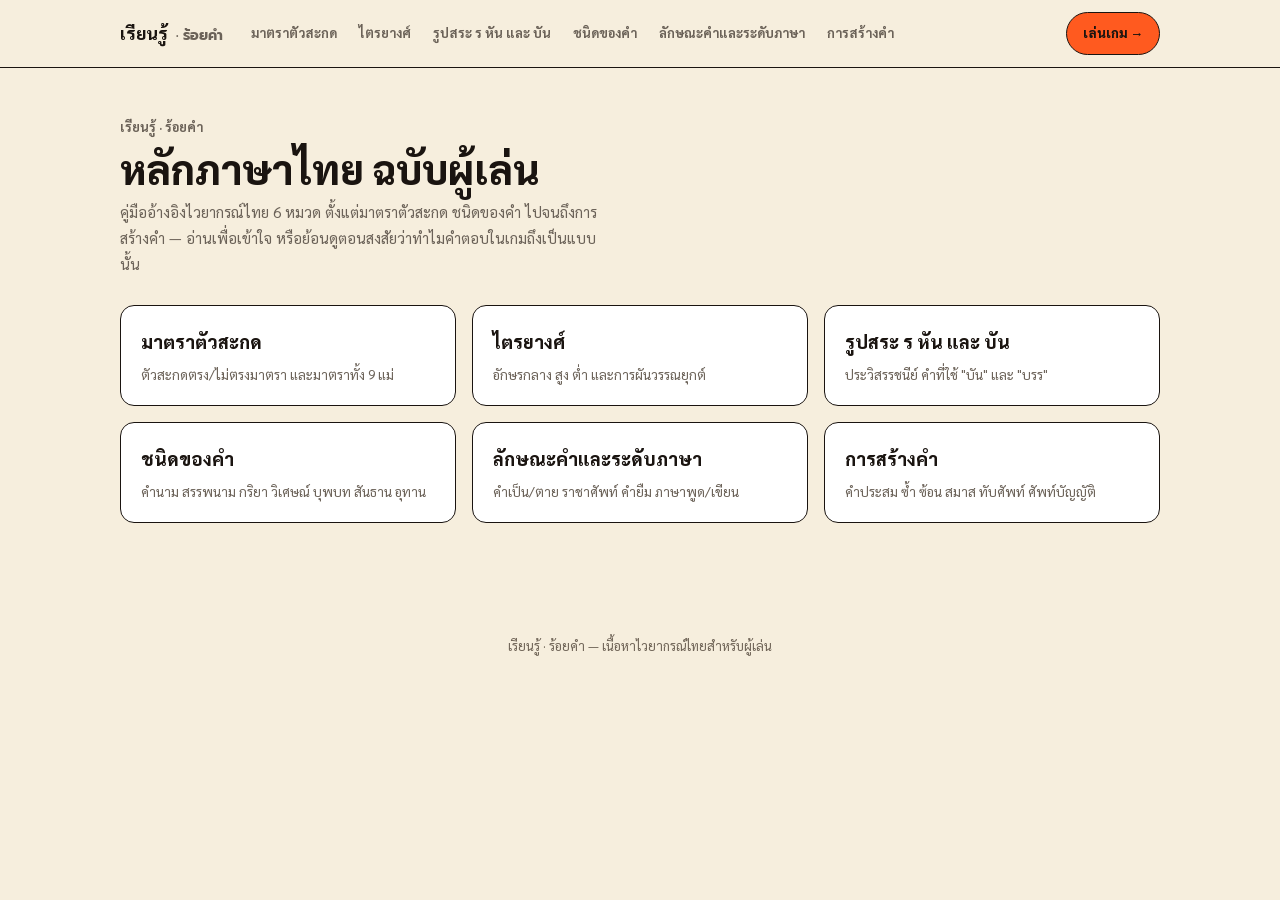
<file: learn/index.html>
<!DOCTYPE html>
<html lang="th">
<head>
<meta charset="UTF-8">
<meta name="viewport" content="width=device-width, initial-scale=1.0">
<title>เรียนรู้ · ร้อยคำ — หลักภาษาไทยฉบับผู้เล่น</title>
<meta name="description" content="คู่มืออ้างอิงไวยากรณ์ไทยสำหรับผู้เล่นร้อยคำ">
<link rel="preconnect" href="https://fonts.googleapis.com">
<link rel="preconnect" href="https://fonts.gstatic.com" crossorigin>
<link href="https://fonts.googleapis.com/css2?family=Sarabun:wght@400;500;600;700;800&family=Prompt:wght@700&display=swap" rel="stylesheet">
<link rel="stylesheet" href="shared.css">
</head>
<body>
<div class="topbar">
  <div class="topbar-inner">
    <a class="brand" href="."><span class="site-title">เรียนรู้</span><span class="wordmark">· ร้อยคำ</span></a>
    <nav class="topnav" id="topnav"><a href="final-consonants/" class="">มาตราตัวสะกด</a><a href="consonant-classes/" class="">ไตรยางศ์</a><a href="vowel-forms/" class="">รูปสระ ร หัน และ บัน</a><a href="parts-of-speech/" class="">ชนิดของคำ</a><a href="word-nature/" class="">ลักษณะคำและระดับภาษา</a><a href="word-formation/" class="">การสร้างคำ</a></nav>
    <button class="nav-toggle" id="navToggle" aria-expanded="false" aria-controls="topnav">เมนู</button>
    <a class="play-link" href="../">เล่นเกม →</a>
  </div>
</div>

<div class="page" style="grid-template-columns:1fr;">
  <main style="padding-top:40px;">
    <div class="page-head">
      <p class="eyebrow">เรียนรู้ · ร้อยคำ</p>
      <h1>หลักภาษาไทย ฉบับผู้เล่น</h1>
      <p>คู่มืออ้างอิงไวยากรณ์ไทย 6 หมวด ตั้งแต่มาตราตัวสะกด ชนิดของคำ ไปจนถึงการสร้างคำ — อ่านเพื่อเข้าใจ หรือย้อนดูตอนสงสัยว่าทำไมคำตอบในเกมถึงเป็นแบบนั้น</p>
    </div>
    <div class="index-grid">
      <a class="index-card" href="final-consonants/"><h2>มาตราตัวสะกด</h2><p>ตัวสะกดตรง/ไม่ตรงมาตรา และมาตราทั้ง 9 แม่</p></a>
      <a class="index-card" href="consonant-classes/"><h2>ไตรยางศ์</h2><p>อักษรกลาง สูง ต่ำ และการผันวรรณยุกต์</p></a>
      <a class="index-card" href="vowel-forms/"><h2>รูปสระ ร หัน และ บัน</h2><p>ประวิสรรชนีย์ คำที่ใช้ "บัน" และ "บรร"</p></a>
      <a class="index-card" href="parts-of-speech/"><h2>ชนิดของคำ</h2><p>คำนาม สรรพนาม กริยา วิเศษณ์ บุพบท สันธาน อุทาน</p></a>
      <a class="index-card" href="word-nature/"><h2>ลักษณะคำและระดับภาษา</h2><p>คำเป็น/ตาย ราชาศัพท์ คำยืม ภาษาพูด/เขียน</p></a>
      <a class="index-card" href="word-formation/"><h2>การสร้างคำ</h2><p>คำประสม ซ้ำ ซ้อน สมาส ทับศัพท์ ศัพท์บัญญัติ</p></a>
    </div>
  </main>
</div>
<footer>เรียนรู้ · ร้อยคำ — เนื้อหาไวยากรณ์ไทยสำหรับผู้เล่น</footer>
<script>
document.getElementById('navToggle').addEventListener('click',function(){
  var n=document.getElementById('topnav'); var open=n.classList.toggle('open');
  this.setAttribute('aria-expanded',open);
});
</script>
</body>
</html>
</file>
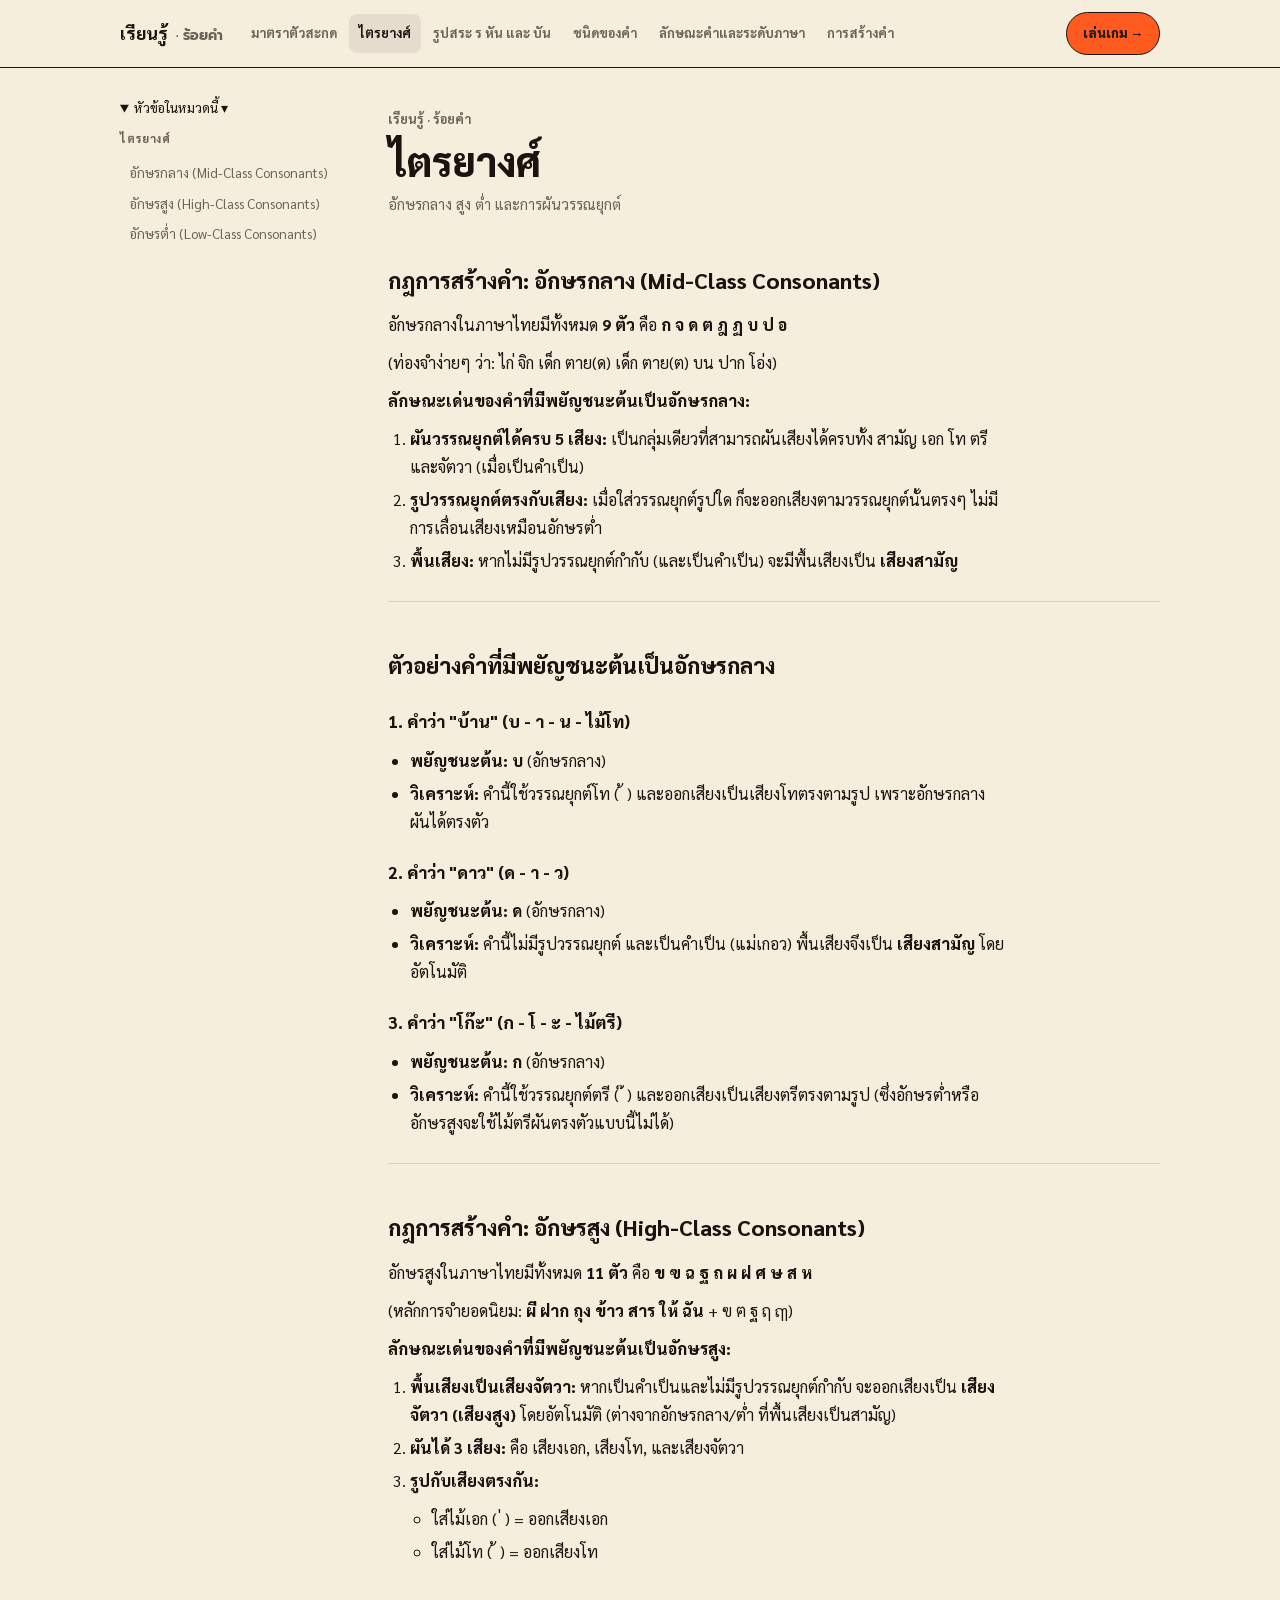
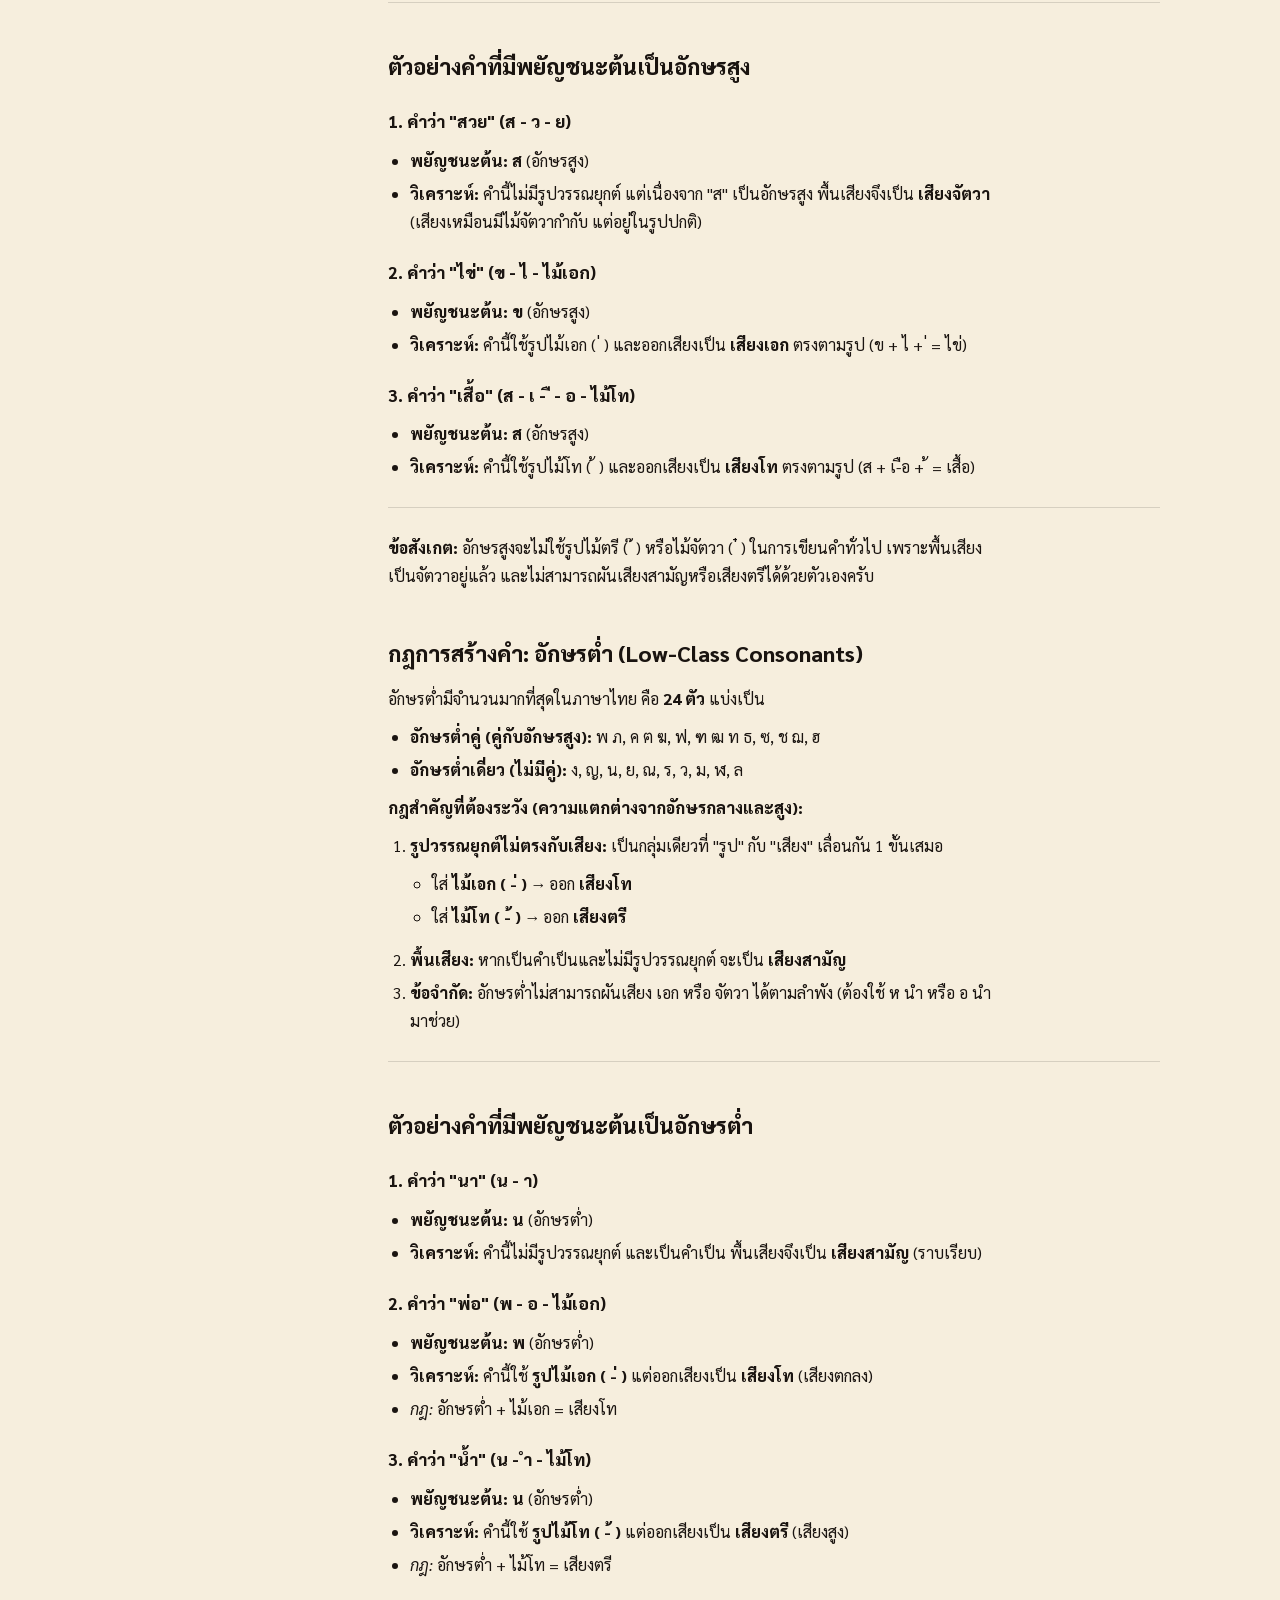
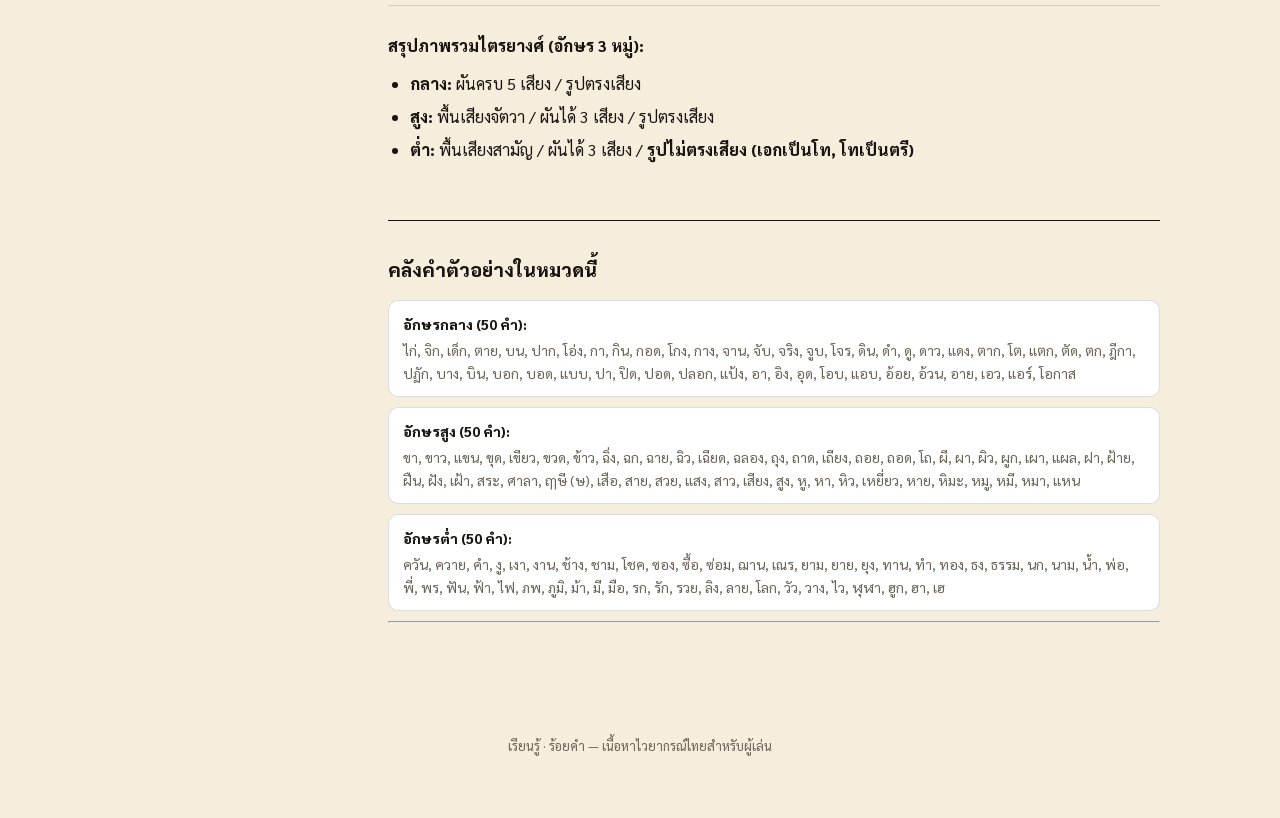
<file: learn/consonant-classes/index.html>
<!DOCTYPE html>
<html lang="th">
<head>
<meta charset="UTF-8">
<meta name="viewport" content="width=device-width, initial-scale=1.0">
<title>ไตรยางศ์ — เรียนรู้ · ร้อยคำ</title>
<meta name="description" content="อักษรกลาง สูง ต่ำ และการผันวรรณยุกต์">
<link rel="preconnect" href="https://fonts.googleapis.com">
<link rel="preconnect" href="https://fonts.gstatic.com" crossorigin>
<link href="https://fonts.googleapis.com/css2?family=Sarabun:wght@400;500;600;700;800&family=Prompt:wght@700&display=swap" rel="stylesheet">
<link rel="stylesheet" href="../shared.css">
</head>
<body>
<div class="topbar">
  <div class="topbar-inner">
    <a class="brand" href=".."><span class="site-title">เรียนรู้</span><span class="wordmark">· ร้อยคำ</span></a>
    <nav class="topnav" id="topnav"><a href="../final-consonants/" class="">มาตราตัวสะกด</a><a href="." class="active">ไตรยางศ์</a><a href="../vowel-forms/" class="">รูปสระ ร หัน และ บัน</a><a href="../parts-of-speech/" class="">ชนิดของคำ</a><a href="../word-nature/" class="">ลักษณะคำและระดับภาษา</a><a href="../word-formation/" class="">การสร้างคำ</a></nav>
    <button class="nav-toggle" id="navToggle" aria-expanded="false" aria-controls="topnav">เมนู</button>
    <a class="play-link" href="../../">เล่นเกม →</a>
  </div>
</div>

<div class="page">
  <aside class="toc">
    <details class="toc-inner" open>
      <summary>หัวข้อในหมวดนี้ <span aria-hidden="true">▾</span></summary>
      <p class="toc-title" style="margin-top:10px;">ไตรยางศ์</p>
      <ol><li><a href="#mid-class-consonants">อักษรกลาง (Mid-Class Consonants)</a></li><li><a href="#high-class-consonants">อักษรสูง (High-Class Consonants)</a></li><li><a href="#low-class-consonants">อักษรต่ำ (Low-Class Consonants)</a></li></ol>
    </details>
  </aside>
  <main style="--accent:var(--ink);">
    <div class="page-head">
      <p class="eyebrow">เรียนรู้ · ร้อยคำ</p>
      <h1>ไตรยางศ์</h1>
      <p>อักษรกลาง สูง ต่ำ และการผันวรรณยุกต์</p>
      
    </div>
    <section id="mid-class-consonants"><h2>กฎการสร้างคำ: อักษรกลาง (Mid-Class Consonants)</h2><p>อักษรกลางในภาษาไทยมีทั้งหมด <strong>9 ตัว</strong> คือ <strong>ก จ ด ต ฎ ฏ บ ป อ</strong></p><p>(ท่องจำง่ายๆ ว่า: ไก่ จิก เด็ก ตาย(ด) เด็ก ตาย(ต) บน ปาก โอ่ง)</p><p><strong>ลักษณะเด่นของคำที่มีพยัญชนะต้นเป็นอักษรกลาง:</strong></p><ol><li><strong>ผันวรรณยุกต์ได้ครบ 5 เสียง:</strong> เป็นกลุ่มเดียวที่สามารถผันเสียงได้ครบทั้ง สามัญ เอก โท ตรี และจัตวา (เมื่อเป็นคำเป็น)</li><li><strong>รูปวรรณยุกต์ตรงกับเสียง:</strong> เมื่อใส่วรรณยุกต์รูปใด ก็จะออกเสียงตามวรรณยุกต์นั้นตรงๆ ไม่มีการเลื่อนเสียงเหมือนอักษรต่ำ</li><li><strong>พื้นเสียง:</strong> หากไม่มีรูปวรรณยุกต์กำกับ (และเป็นคำเป็น) จะมีพื้นเสียงเป็น <strong>เสียงสามัญ</strong></li></ol><hr></section>
    <section id="mid-class-consonants-examples"><h2>ตัวอย่างคำที่มีพยัญชนะต้นเป็นอักษรกลาง</h2><h3>1. คำว่า "บ้าน" (บ - า - น - ไม้โท)</h3><ul><li><strong>พยัญชนะต้น:</strong> <strong>บ</strong> (อักษรกลาง)</li><li><strong>วิเคราะห์:</strong> คำนี้ใช้วรรณยุกต์โท ( ้ ) และออกเสียงเป็นเสียงโทตรงตามรูป เพราะอักษรกลางผันได้ตรงตัว</li></ul><h3>2. คำว่า "ดาว" (ด - า - ว)</h3><ul><li><strong>พยัญชนะต้น:</strong> <strong>ด</strong> (อักษรกลาง)</li><li><strong>วิเคราะห์:</strong> คำนี้ไม่มีรูปวรรณยุกต์ และเป็นคำเป็น (แม่เกอว) พื้นเสียงจึงเป็น <strong>เสียงสามัญ</strong> โดยอัตโนมัติ</li></ul><h3>3. คำว่า "โก๊ะ" (ก - โ - ะ - ไม้ตรี)</h3><ul><li><strong>พยัญชนะต้น:</strong> <strong>ก</strong> (อักษรกลาง)</li><li><strong>วิเคราะห์:</strong> คำนี้ใช้วรรณยุกต์ตรี ( ๊ ) และออกเสียงเป็นเสียงตรีตรงตามรูป (ซึ่งอักษรต่ำหรืออักษรสูงจะใช้ไม้ตรีผันตรงตัวแบบนี้ไม่ได้)</li></ul><hr></section>
    <section id="high-class-consonants"><h2>กฎการสร้างคำ: อักษรสูง (High-Class Consonants)</h2><p>อักษรสูงในภาษาไทยมีทั้งหมด <strong>11 ตัว</strong> คือ <strong>ข ฃ ฉ ฐ ถ ผ ฝ ศ ษ ส ห</strong></p><p>(หลักการจำยอดนิยม: <strong>ผี ฝาก ถุง ข้าว สาร ให้ ฉัน</strong> + ฃ ฅ ฐ ฤ ฤๅ)</p><p><strong>ลักษณะเด่นของคำที่มีพยัญชนะต้นเป็นอักษรสูง:</strong></p><ol><li><strong>พื้นเสียงเป็นเสียงจัตวา:</strong> หากเป็นคำเป็นและไม่มีรูปวรรณยุกต์กำกับ จะออกเสียงเป็น <strong>เสียงจัตวา (เสียงสูง)</strong> โดยอัตโนมัติ (ต่างจากอักษรกลาง/ต่ำ ที่พื้นเสียงเป็นสามัญ)</li><li><strong>ผันได้ 3 เสียง:</strong> คือ เสียงเอก, เสียงโท, และเสียงจัตวา</li><li><strong>รูปกับเสียงตรงกัน:</strong><ul><li>ใส่ไม้เอก ( ่ ) = ออกเสียงเอก</li><li>ใส่ไม้โท ( ้ ) = ออกเสียงโท</li></ul></li></ol><hr></section>
    <section id="high-class-consonants-examples"><h2>ตัวอย่างคำที่มีพยัญชนะต้นเป็นอักษรสูง</h2><h3>1. คำว่า "สวย" (ส - ว - ย)</h3><ul><li><strong>พยัญชนะต้น:</strong> <strong>ส</strong> (อักษรสูง)</li><li><strong>วิเคราะห์:</strong> คำนี้ไม่มีรูปวรรณยุกต์ แต่เนื่องจาก "ส" เป็นอักษรสูง พื้นเสียงจึงเป็น <strong>เสียงจัตวา</strong> (เสียงเหมือนมีไม้จัตวากำกับ แต่อยู่ในรูปปกติ)</li></ul><h3>2. คำว่า "ไข่" (ข - ไ - ไม้เอก)</h3><ul><li><strong>พยัญชนะต้น:</strong> <strong>ข</strong> (อักษรสูง)</li><li><strong>วิเคราะห์:</strong> คำนี้ใช้รูปไม้เอก ( ่ ) และออกเสียงเป็น <strong>เสียงเอก</strong> ตรงตามรูป (ข + ไ + ่ = ไข่)</li></ul><h3>3. คำว่า "เสื้อ" (ส - เ - ื - อ - ไม้โท)</h3><ul><li><strong>พยัญชนะต้น:</strong> <strong>ส</strong> (อักษรสูง)</li><li><strong>วิเคราะห์:</strong> คำนี้ใช้รูปไม้โท ( ้ ) และออกเสียงเป็น <strong>เสียงโท</strong> ตรงตามรูป (ส + เ-ือ + ้ = เสื้อ)</li></ul><hr><p><strong>ข้อสังเกต:</strong> อักษรสูงจะไม่ใช้รูปไม้ตรี ( ๊ ) หรือไม้จัตวา ( ๋ ) ในการเขียนคำทั่วไป เพราะพื้นเสียงเป็นจัตวาอยู่แล้ว และไม่สามารถผันเสียงสามัญหรือเสียงตรีได้ด้วยตัวเองครับ</p></section>
    <section id="low-class-consonants"><h2>กฎการสร้างคำ: อักษรต่ำ (Low-Class Consonants)</h2><p>อักษรต่ำมีจำนวนมากที่สุดในภาษาไทย คือ <strong>24 ตัว</strong> แบ่งเป็น</p><ul><li><strong>อักษรต่ำคู่ (คู่กับอักษรสูง):</strong> พ ภ, ค ฅ ฆ, ฟ, ฑ ฒ ท ธ, ซ, ช ฌ, ฮ</li><li><strong>อักษรต่ำเดี่ยว (ไม่มีคู่):</strong> ง, ญ, น, ย, ณ, ร, ว, ม, ฬ, ล</li></ul><p><strong>กฎสำคัญที่ต้องระวัง (ความแตกต่างจากอักษรกลางและสูง):</strong></p><ol><li><strong>รูปวรรณยุกต์ไม่ตรงกับเสียง:</strong> เป็นกลุ่มเดียวที่ "รูป" กับ "เสียง" เลื่อนกัน 1 ขั้นเสมอ<ul><li>ใส่ <strong>ไม้เอก ( -่ )</strong> → ออก <strong>เสียงโท</strong></li><li>ใส่ <strong>ไม้โท ( -้ )</strong> → ออก <strong>เสียงตรี</strong></li></ul></li><li><strong>พื้นเสียง:</strong> หากเป็นคำเป็นและไม่มีรูปวรรณยุกต์ จะเป็น <strong>เสียงสามัญ</strong></li><li><strong>ข้อจำกัด:</strong> อักษรต่ำไม่สามารถผันเสียง เอก หรือ จัตวา ได้ตามลำพัง (ต้องใช้ ห นำ หรือ อ นำ มาช่วย)</li></ol><hr></section>
    <section id="low-class-consonants-examples"><h2>ตัวอย่างคำที่มีพยัญชนะต้นเป็นอักษรต่ำ</h2><h3>1. คำว่า "นา" (น - า)</h3><ul><li><strong>พยัญชนะต้น:</strong> <strong>น</strong> (อักษรต่ำ)</li><li><strong>วิเคราะห์:</strong> คำนี้ไม่มีรูปวรรณยุกต์ และเป็นคำเป็น พื้นเสียงจึงเป็น <strong>เสียงสามัญ</strong> (ราบเรียบ)</li></ul><h3>2. คำว่า "พ่อ" (พ - อ - ไม้เอก)</h3><ul><li><strong>พยัญชนะต้น:</strong> <strong>พ</strong> (อักษรต่ำ)</li><li><strong>วิเคราะห์:</strong> คำนี้ใช้ <strong>รูปไม้เอก ( -่ )</strong> แต่ออกเสียงเป็น <strong>เสียงโท</strong> (เสียงตกลง)</li><li><em>กฎ:</em> อักษรต่ำ + ไม้เอก = เสียงโท</li></ul><h3>3. คำว่า "น้ำ" (น - ำ - ไม้โท)</h3><ul><li><strong>พยัญชนะต้น:</strong> <strong>น</strong> (อักษรต่ำ)</li><li><strong>วิเคราะห์:</strong> คำนี้ใช้ <strong>รูปไม้โท ( -้ )</strong> แต่ออกเสียงเป็น <strong>เสียงตรี</strong> (เสียงสูง)</li><li><em>กฎ:</em> อักษรต่ำ + ไม้โท = เสียงตรี</li></ul><hr><p><strong>สรุปภาพรวมไตรยางศ์ (อักษร 3 หมู่):</strong></p><ul><li><strong>กลาง:</strong> ผันครบ 5 เสียง / รูปตรงเสียง</li><li><strong>สูง:</strong> พื้นเสียงจัตวา / ผันได้ 3 เสียง / รูปตรงเสียง</li><li><strong>ต่ำ:</strong> พื้นเสียงสามัญ / ผันได้ 3 เสียง / <strong>รูปไม่ตรงเสียง (เอกเป็นโท, โทเป็นตรี)</strong></li></ul></section>
    <div class="wordbank"><h2>คลังคำตัวอย่างในหมวดนี้</h2><ul><li><strong>อักษรกลาง (50 คำ):</strong> ไก่, จิก, เด็ก, ตาย, บน, ปาก, โอ่ง, กา, กิน, กอด, โกง, กาง, จาน, จับ, จริง, จูบ, โจร, ดิน, ดำ, ดู, ดาว, แดง, ตาก, โต, แตก, ตัด, ตก, ฎีกา, ปฏัก, บาง, บิน, บอก, บอด, แบบ, ปา, ปิด, ปอด, ปลอก, แป้ง, อา, อิง, อุด, โอบ, แอบ, อ้อย, อ้วน, อาย, เอว, แอร์, โอกาส</li><li><strong>อักษรสูง (50 คำ):</strong> ขา, ขาว, แขน, ขุด, เขียว, ขวด, ข้าว, ฉิ่ง, ฉก, ฉาย, ฉิว, เฉียด, ฉลอง, ถุง, ถาด, เถียง, ถอย, ถอด, โถ, ผี, ผา, ผิว, ผูก, เผา, แผล, ฝา, ฝ้าย, ฝืน, ฝัง, เฝ้า, สระ, ศาลา, ฤๅษี (ษ), เสือ, สาย, สวย, แสง, สาว, เสียง, สูง, หู, หา, หิว, เหยี่ยว, หาย, หิมะ, หมู, หมี, หมา, แหน</li><li><strong>อักษรต่ำ (50 คำ):</strong> ควัน, ควาย, คำ, งู, เงา, งาน, ช้าง, ชาม, โชค, ซอง, ซื้อ, ซ่อม, ฌาน, เณร, ยาม, ยาย, ยุง, ทาน, ทำ, ทอง, ธง, ธรรม, นก, นาม, น้ำ, พ่อ, พี่, พร, ฟัน, ฟ้า, ไฟ, ภพ, ภูมิ, ม้า, มี, มือ, รก, รัก, รวย, ลิง, ลาย, โลก, วัว, วาง, ไว, ฬุฬา, ฮูก, ฮา, เฮ</li></ul><hr></div>
  </main>
</div>
<footer>เรียนรู้ · ร้อยคำ — เนื้อหาไวยากรณ์ไทยสำหรับผู้เล่น</footer>
<script>
document.getElementById('navToggle').addEventListener('click',function(){
  var n=document.getElementById('topnav'); var open=n.classList.toggle('open');
  this.setAttribute('aria-expanded',open);
});
</script>
</body>
</html>
</file>
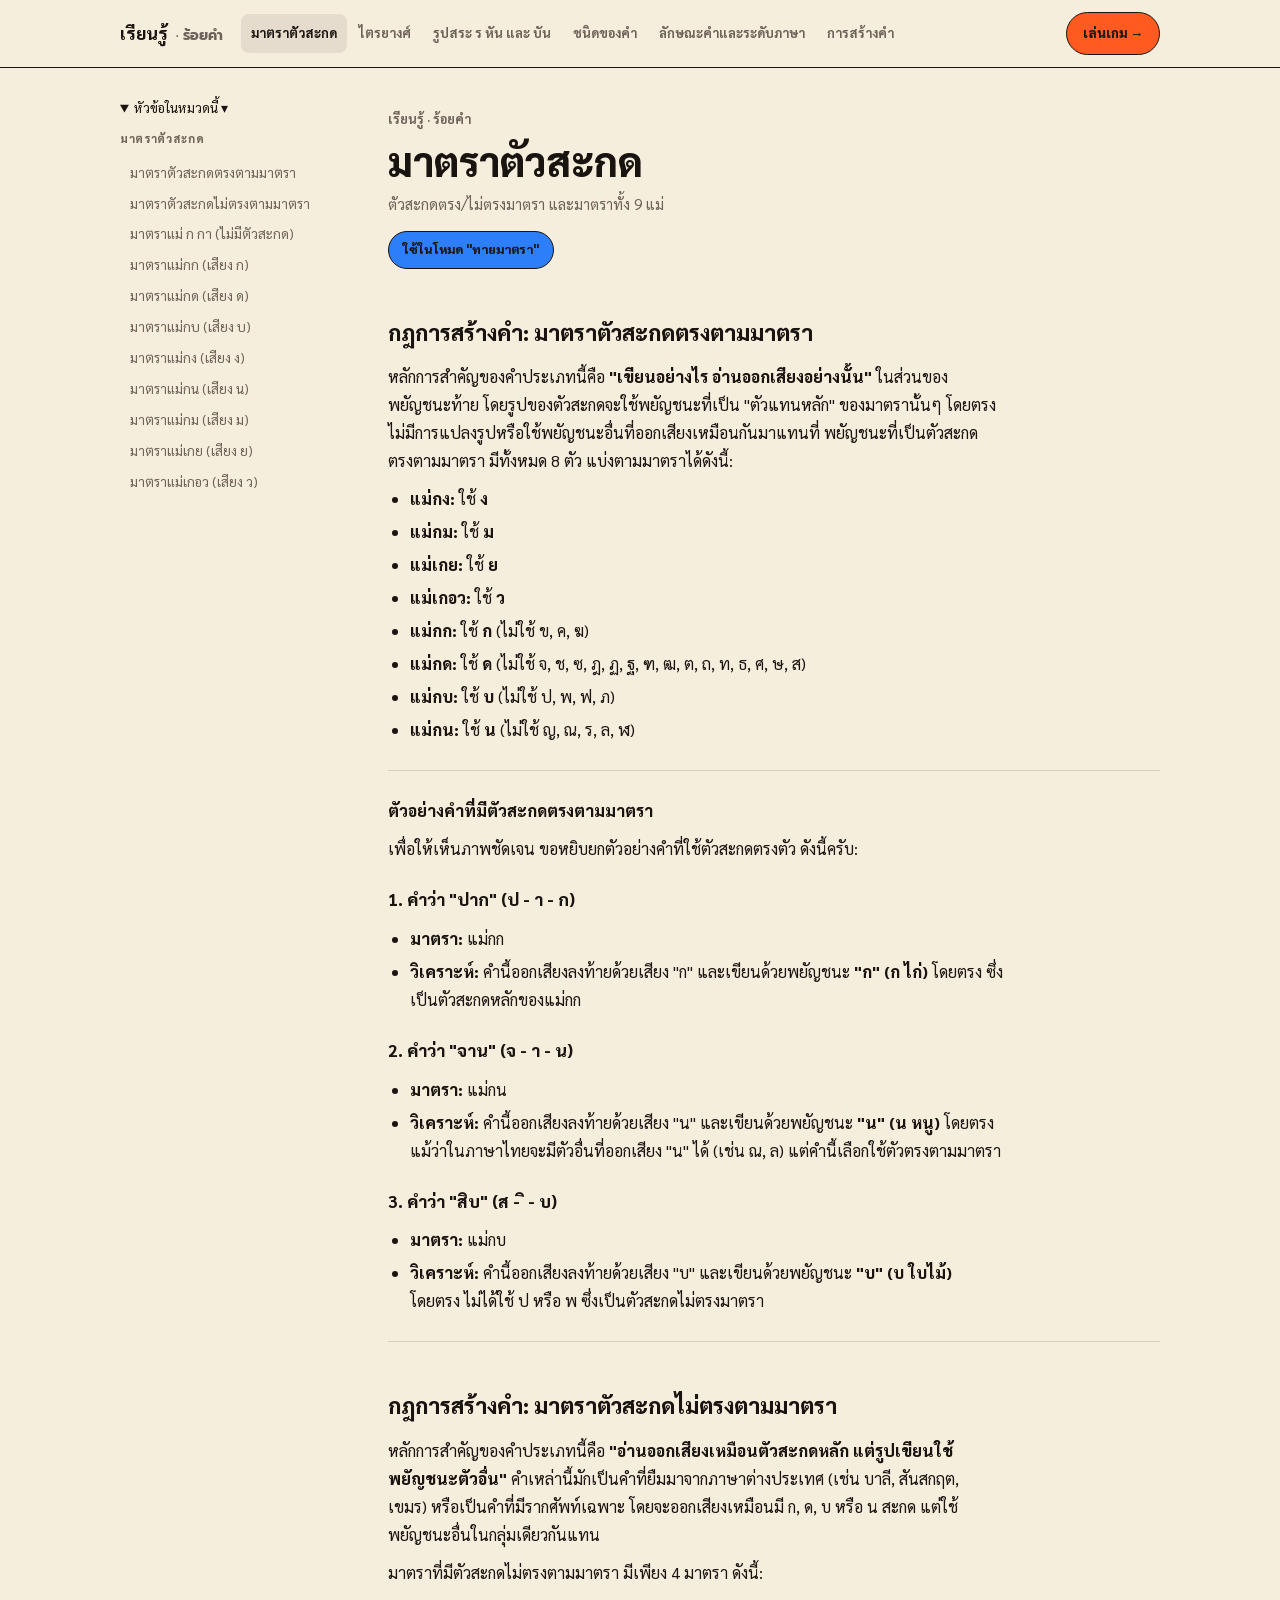
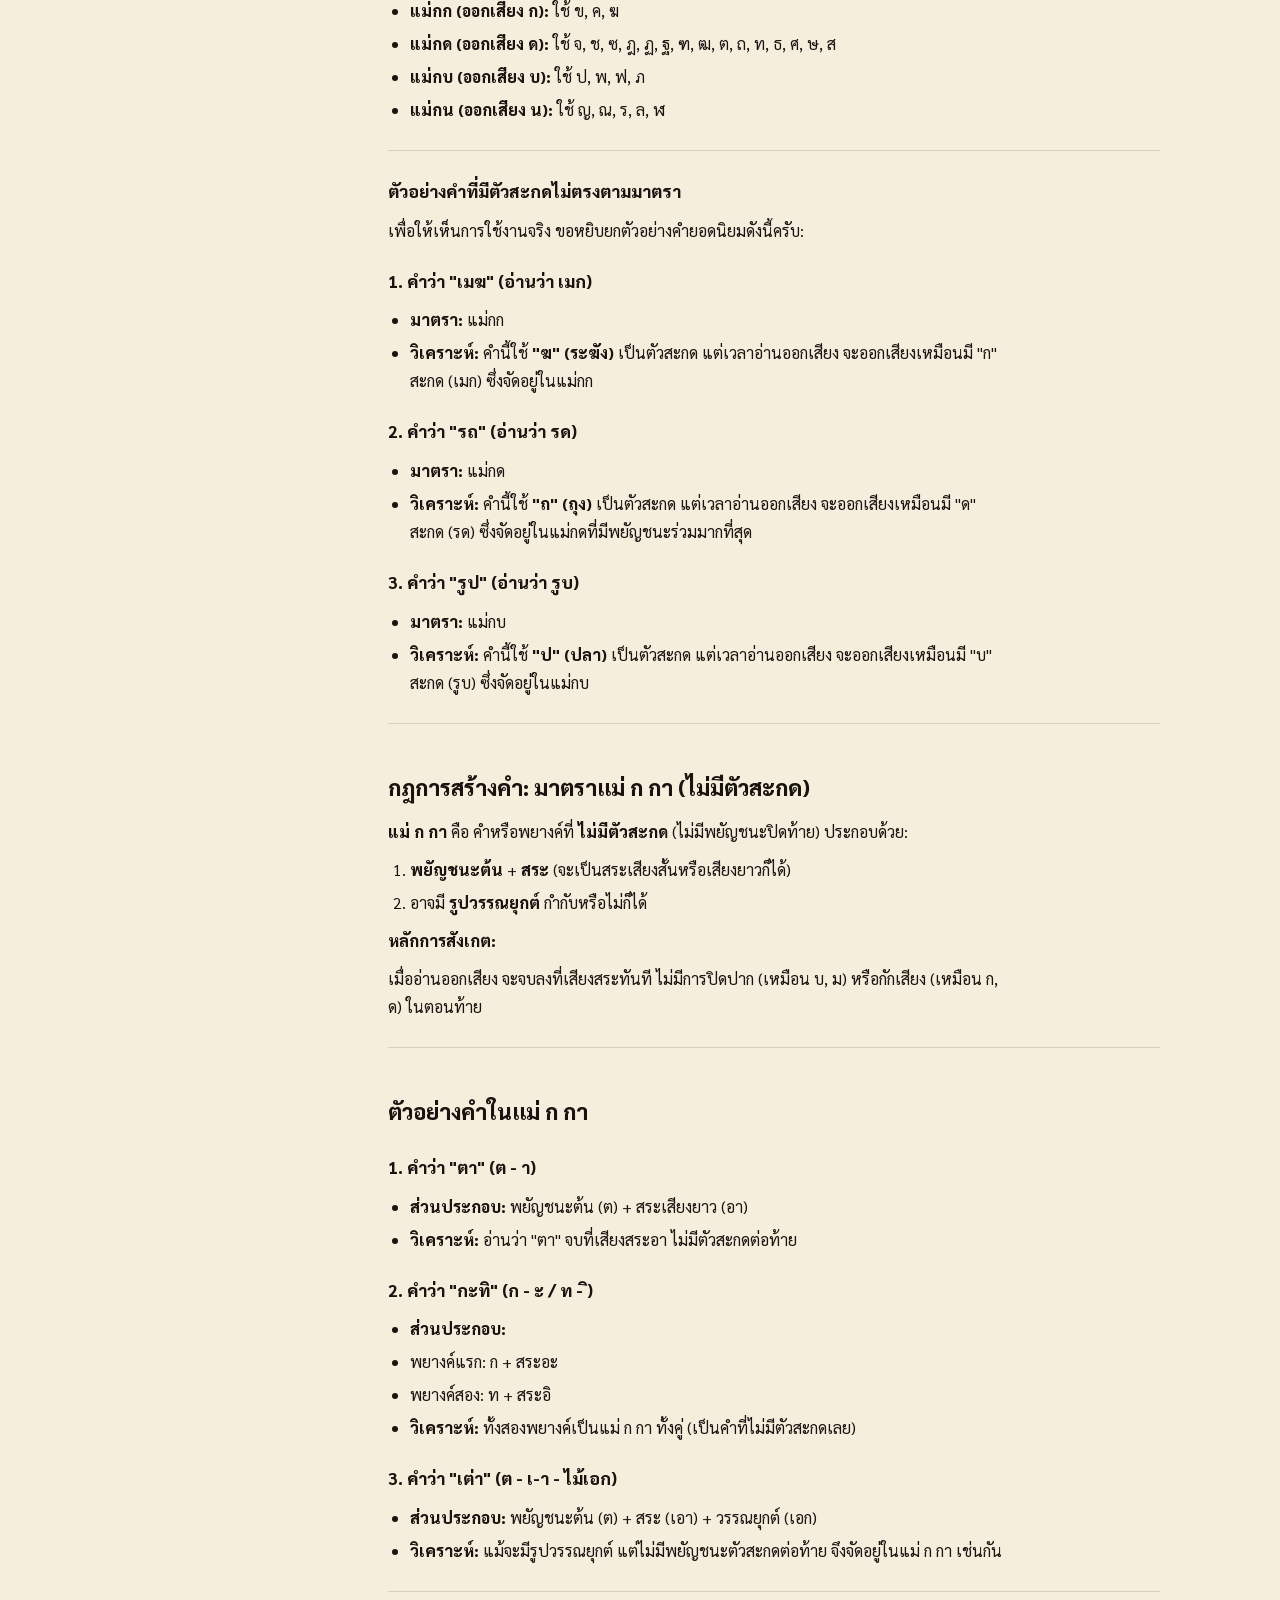
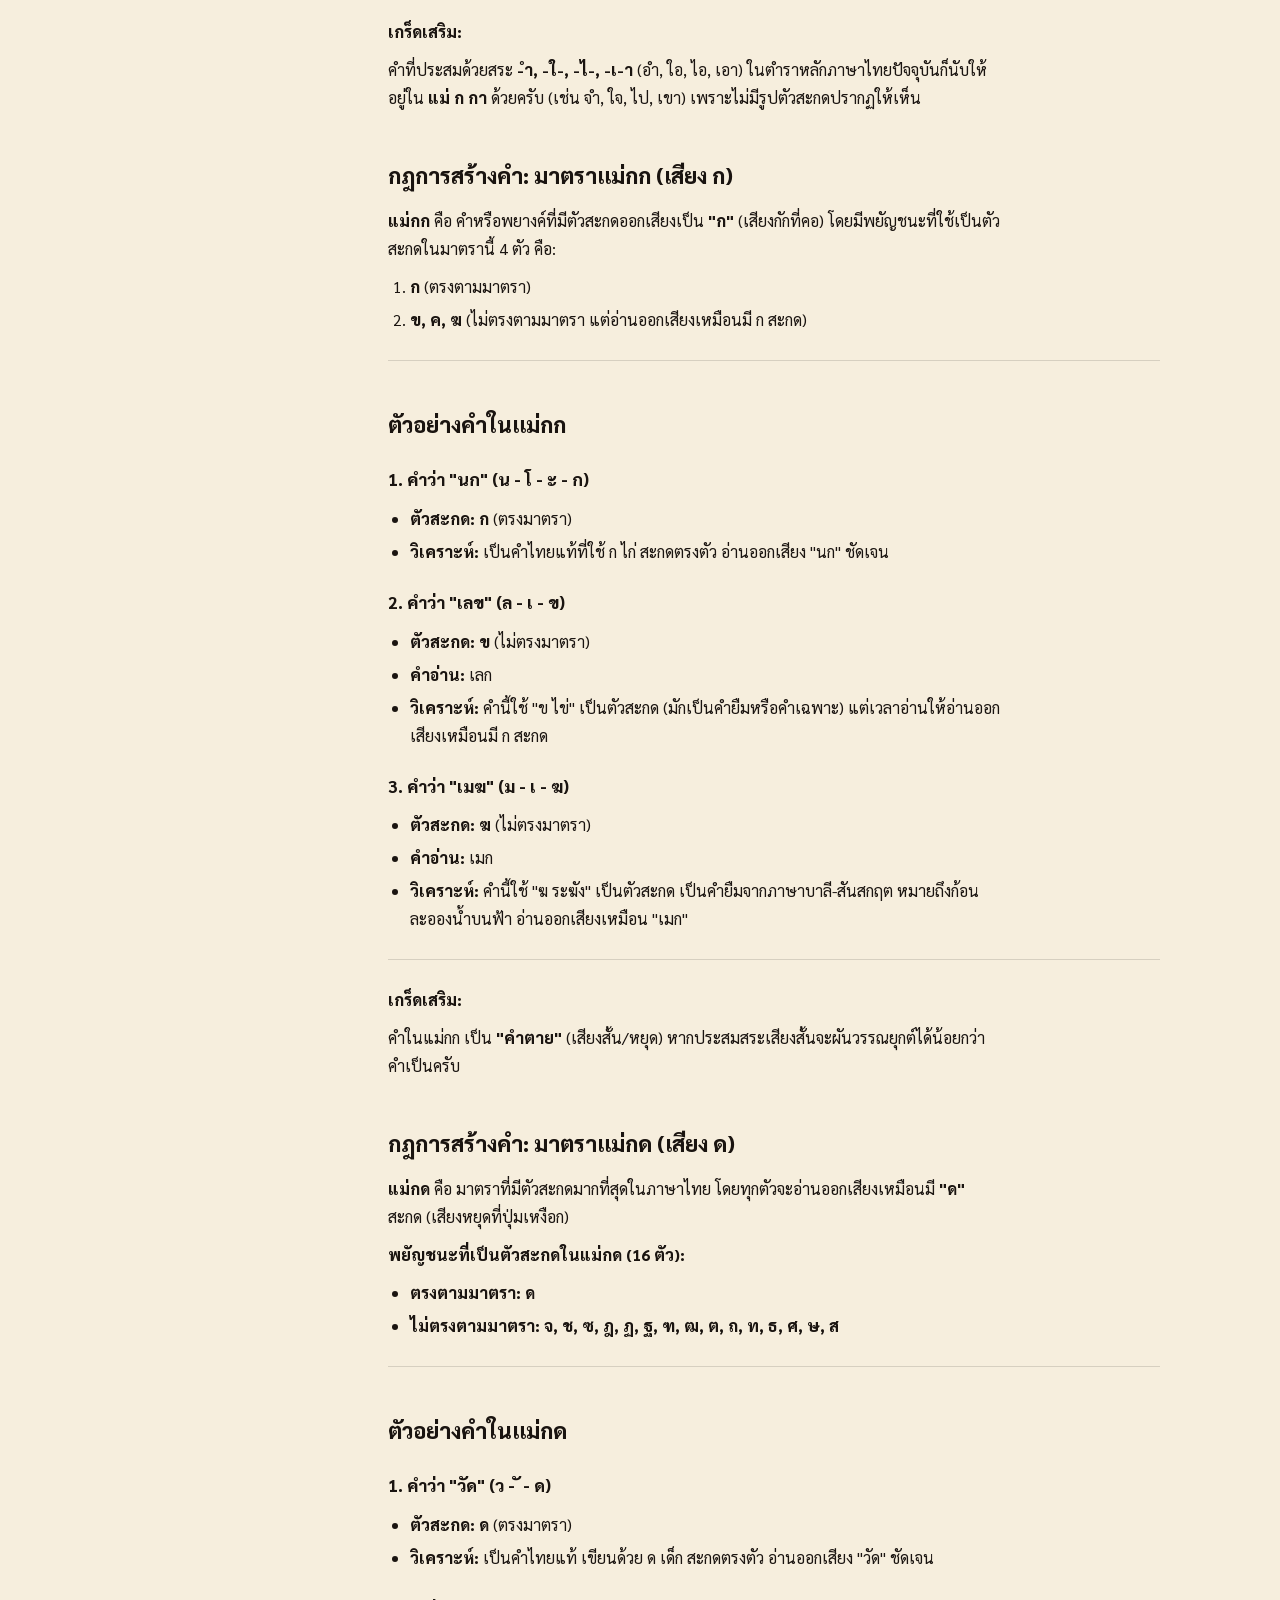
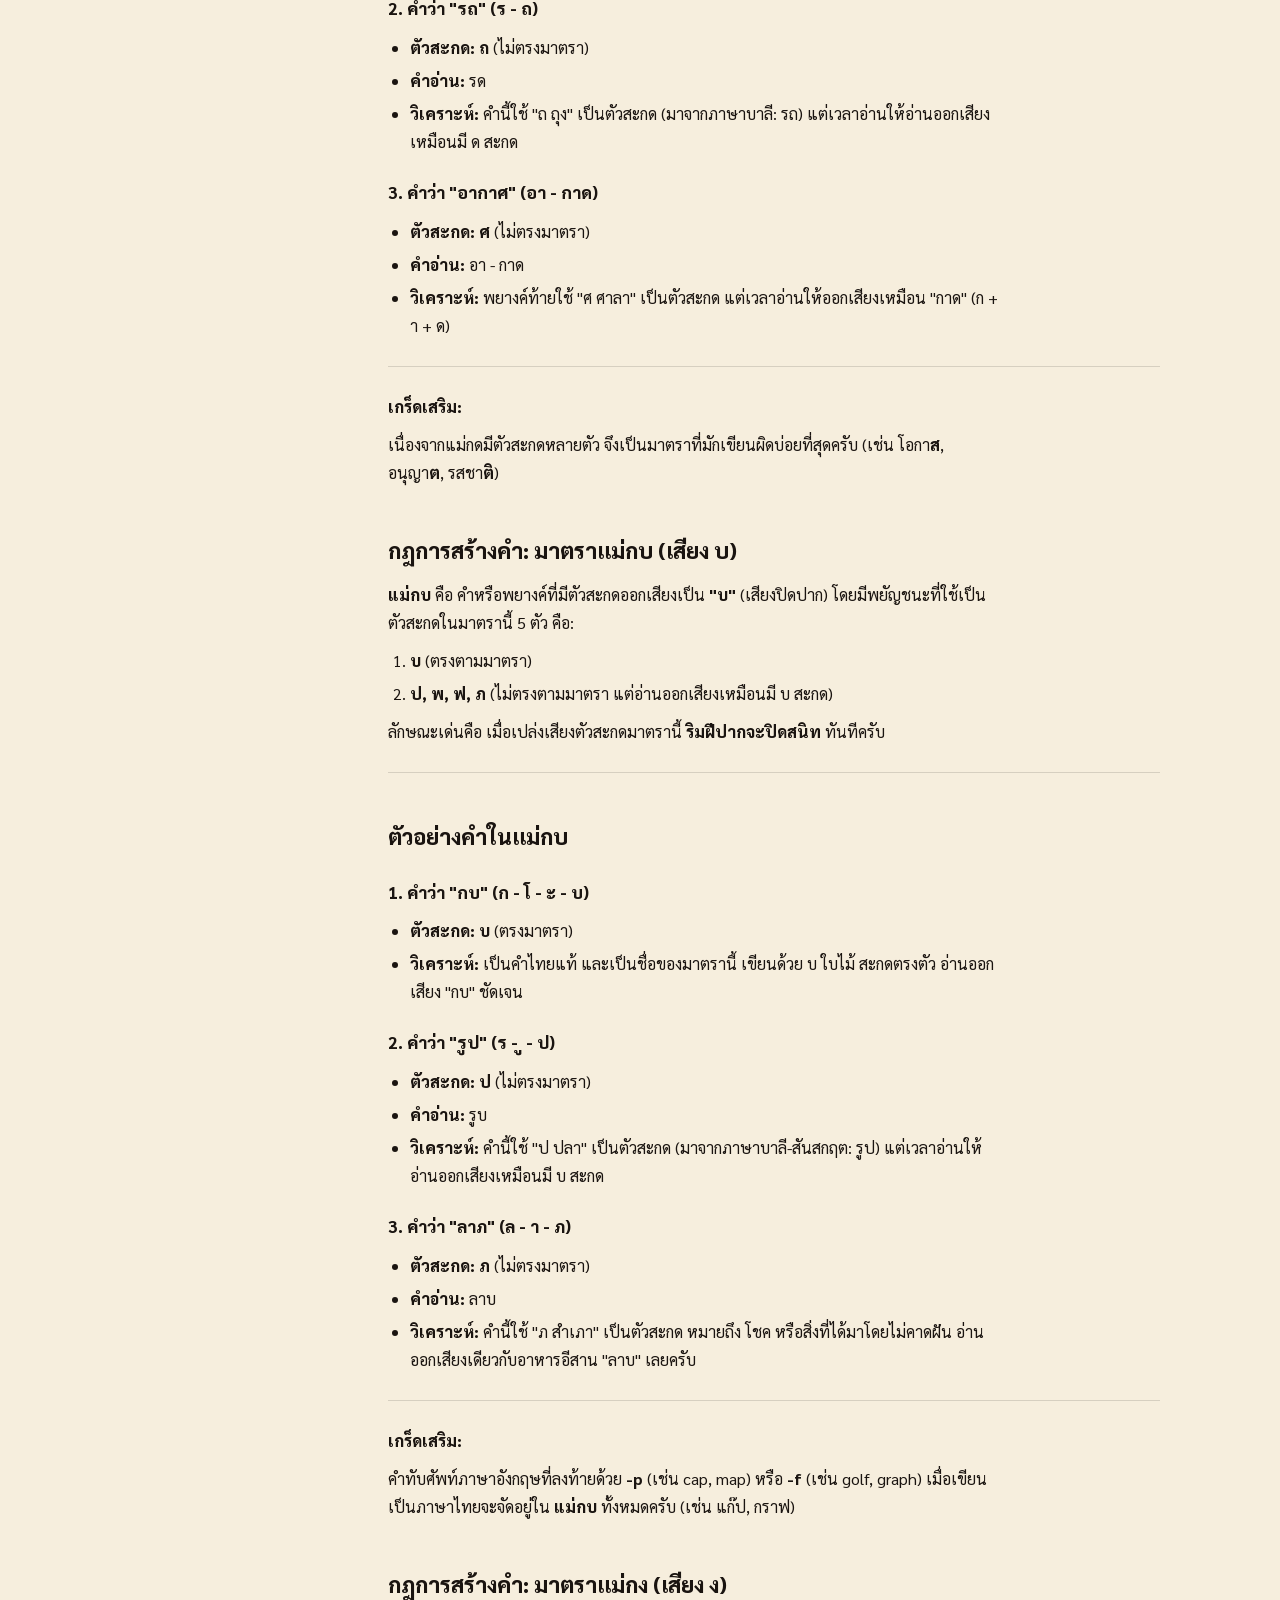
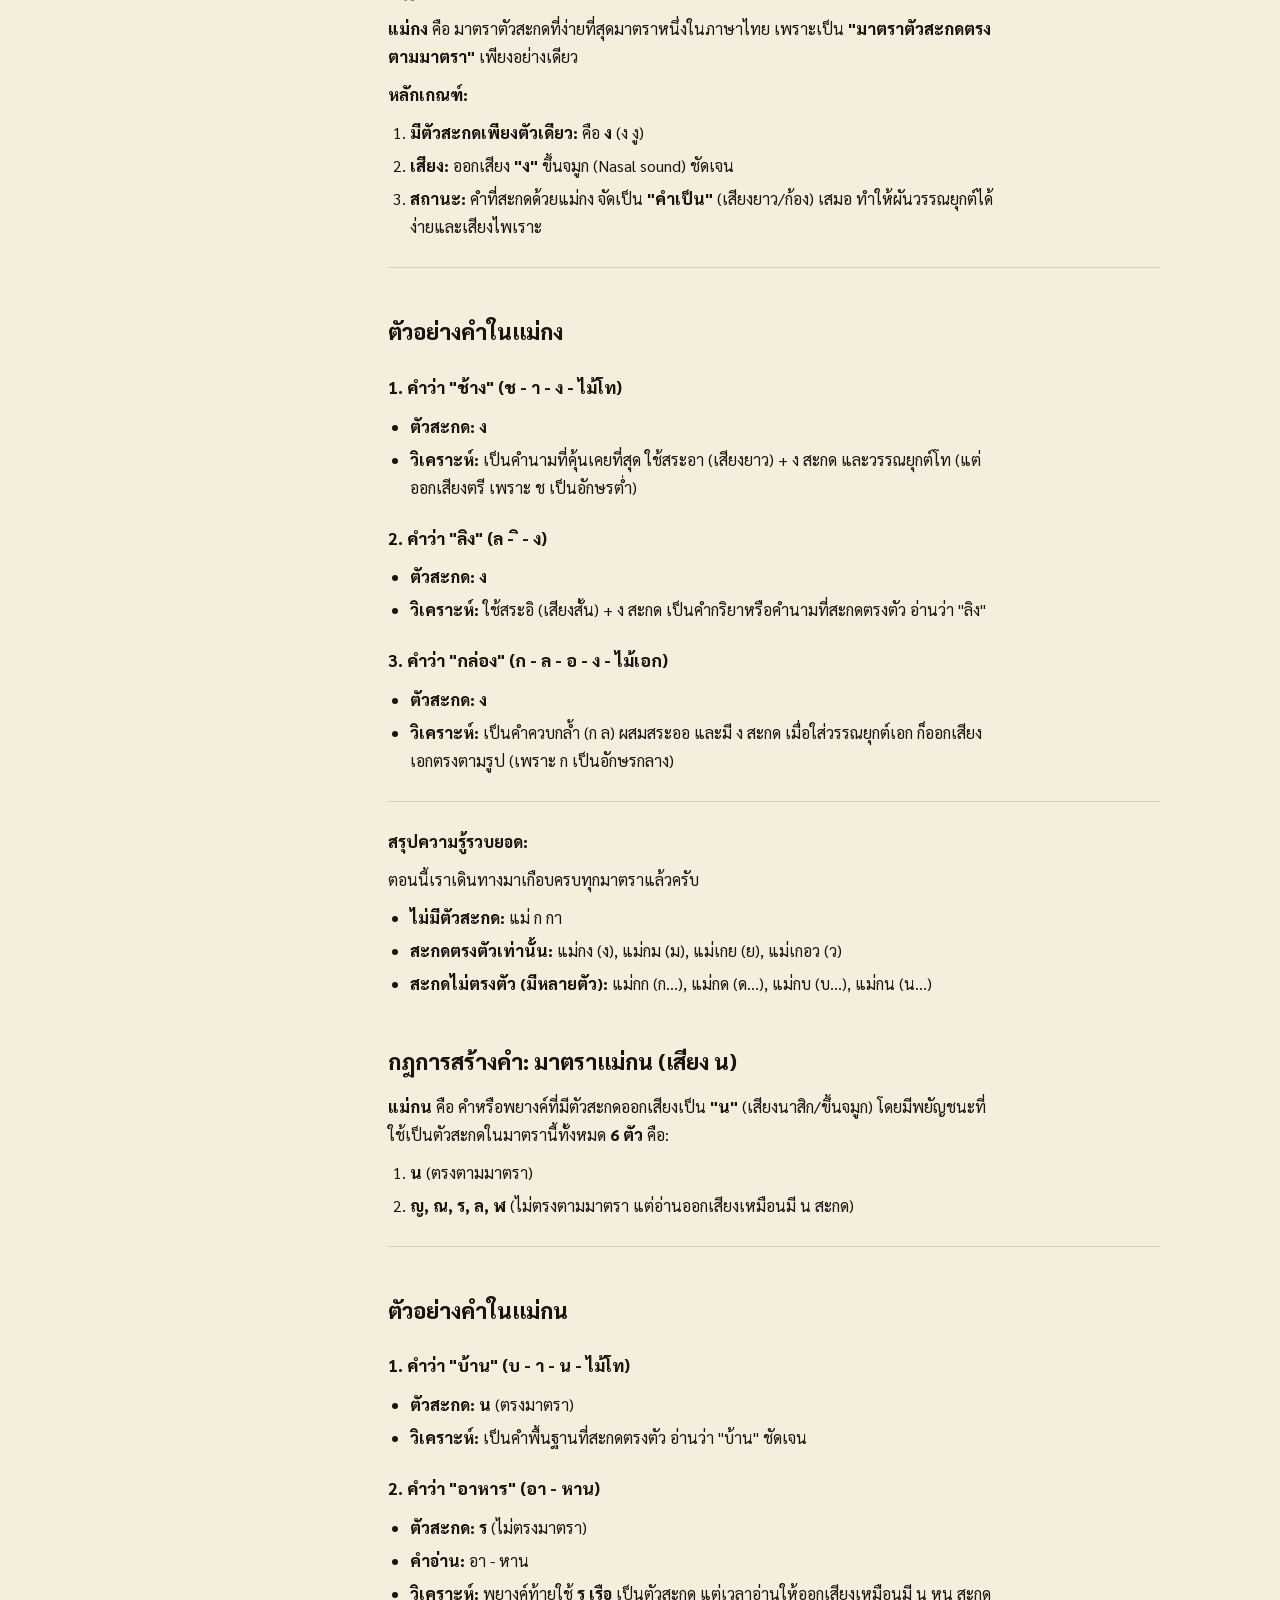
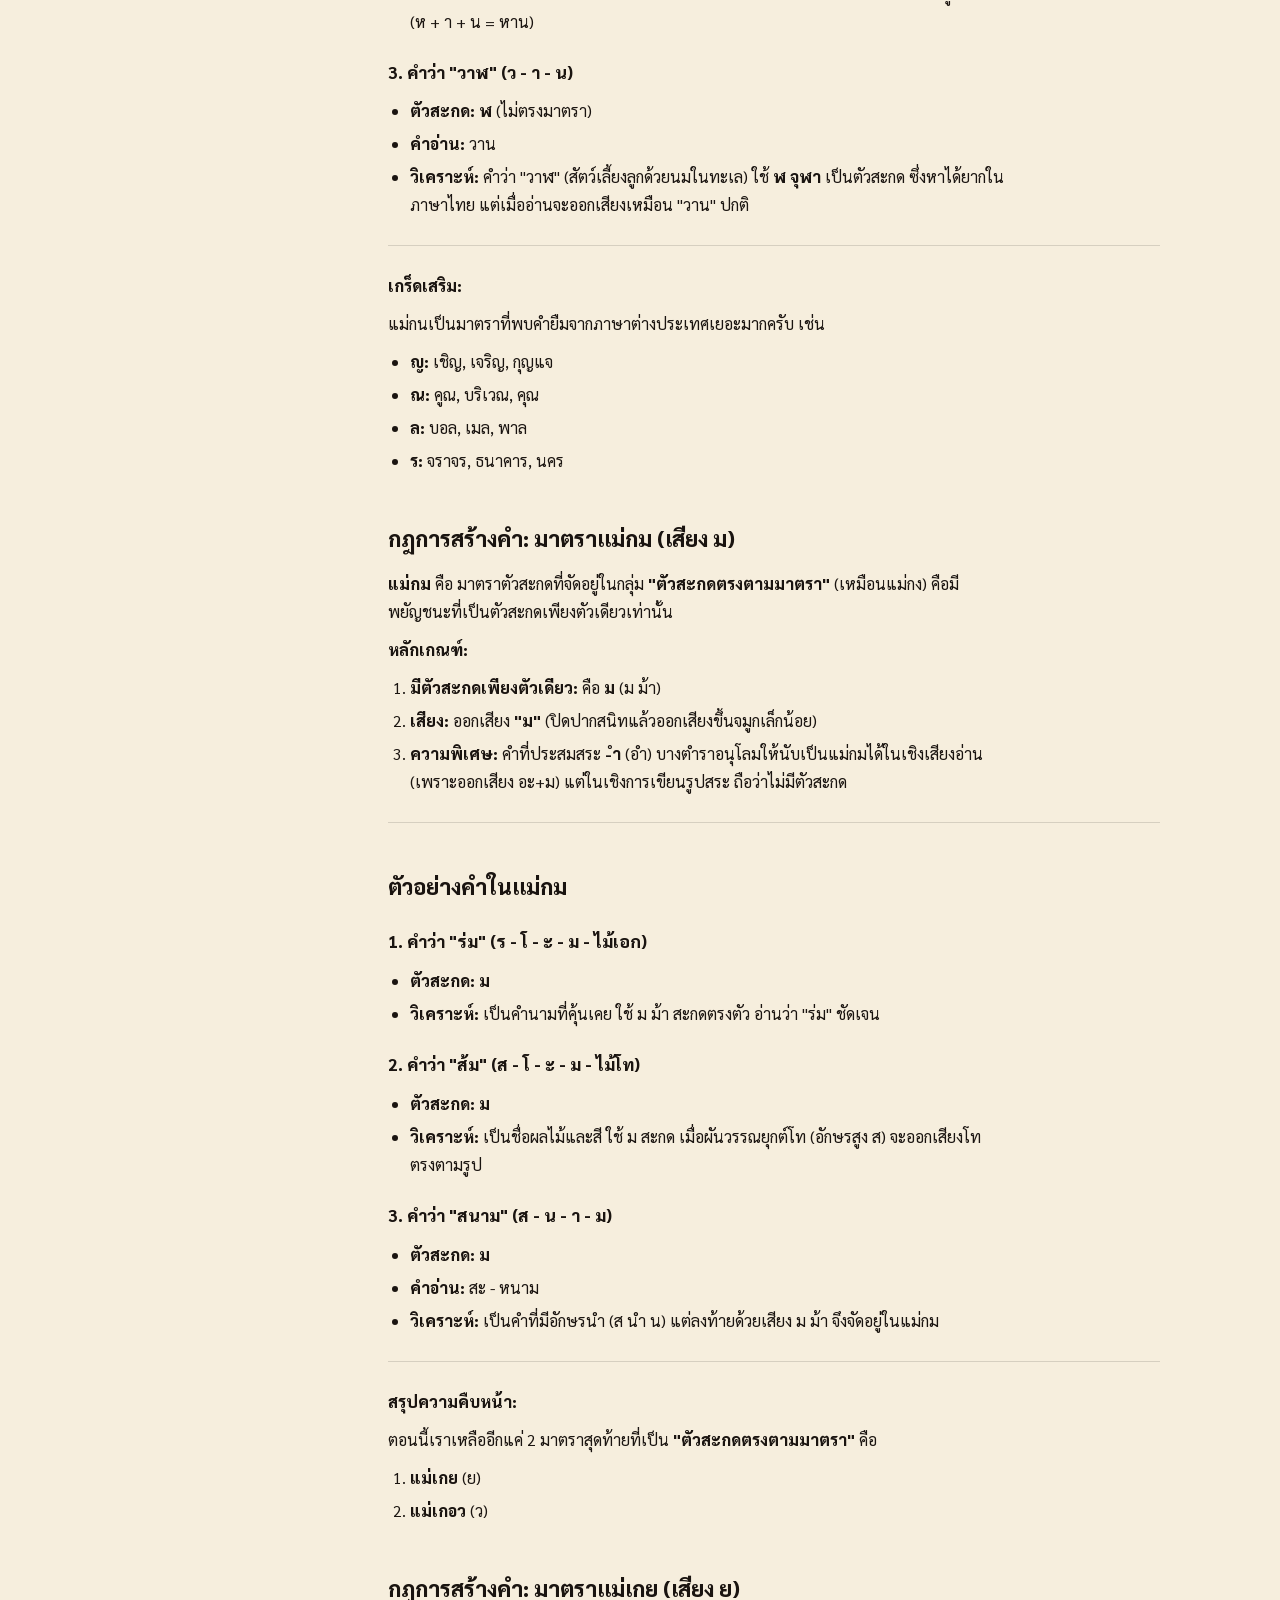
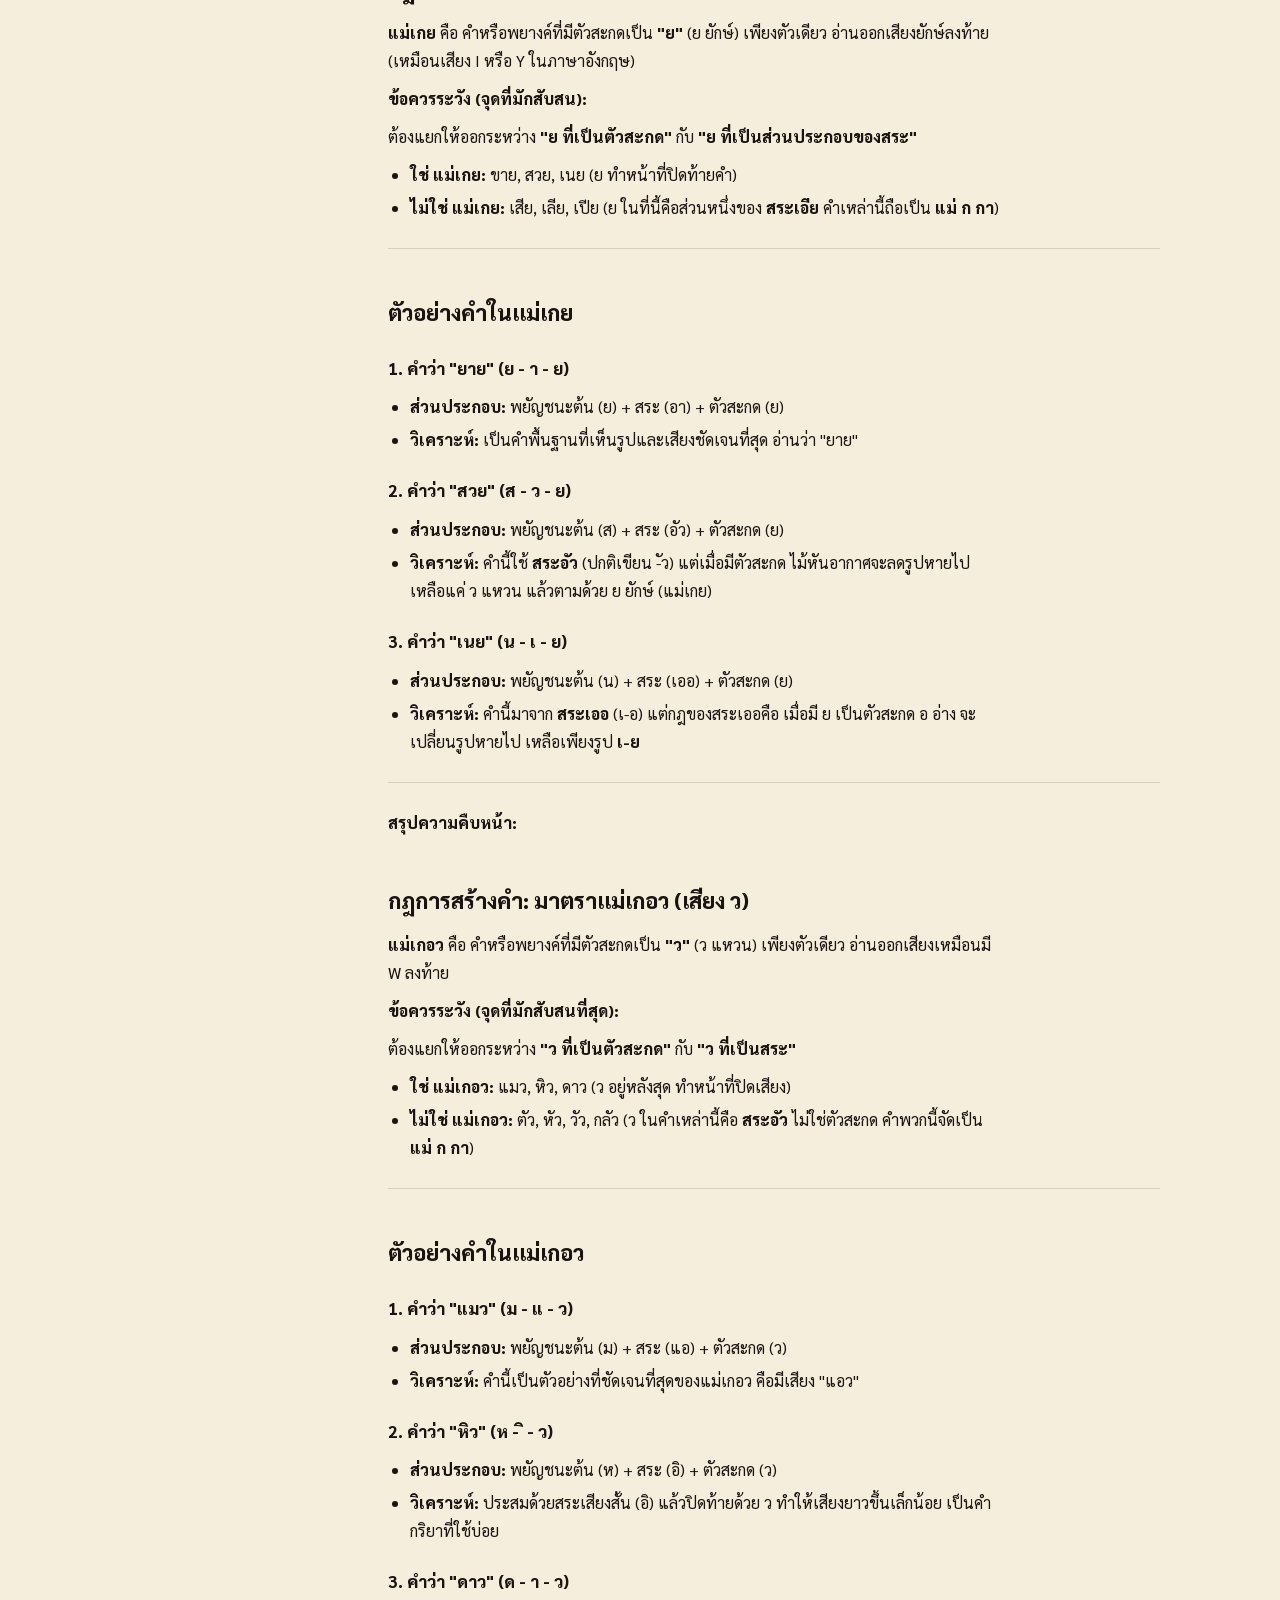
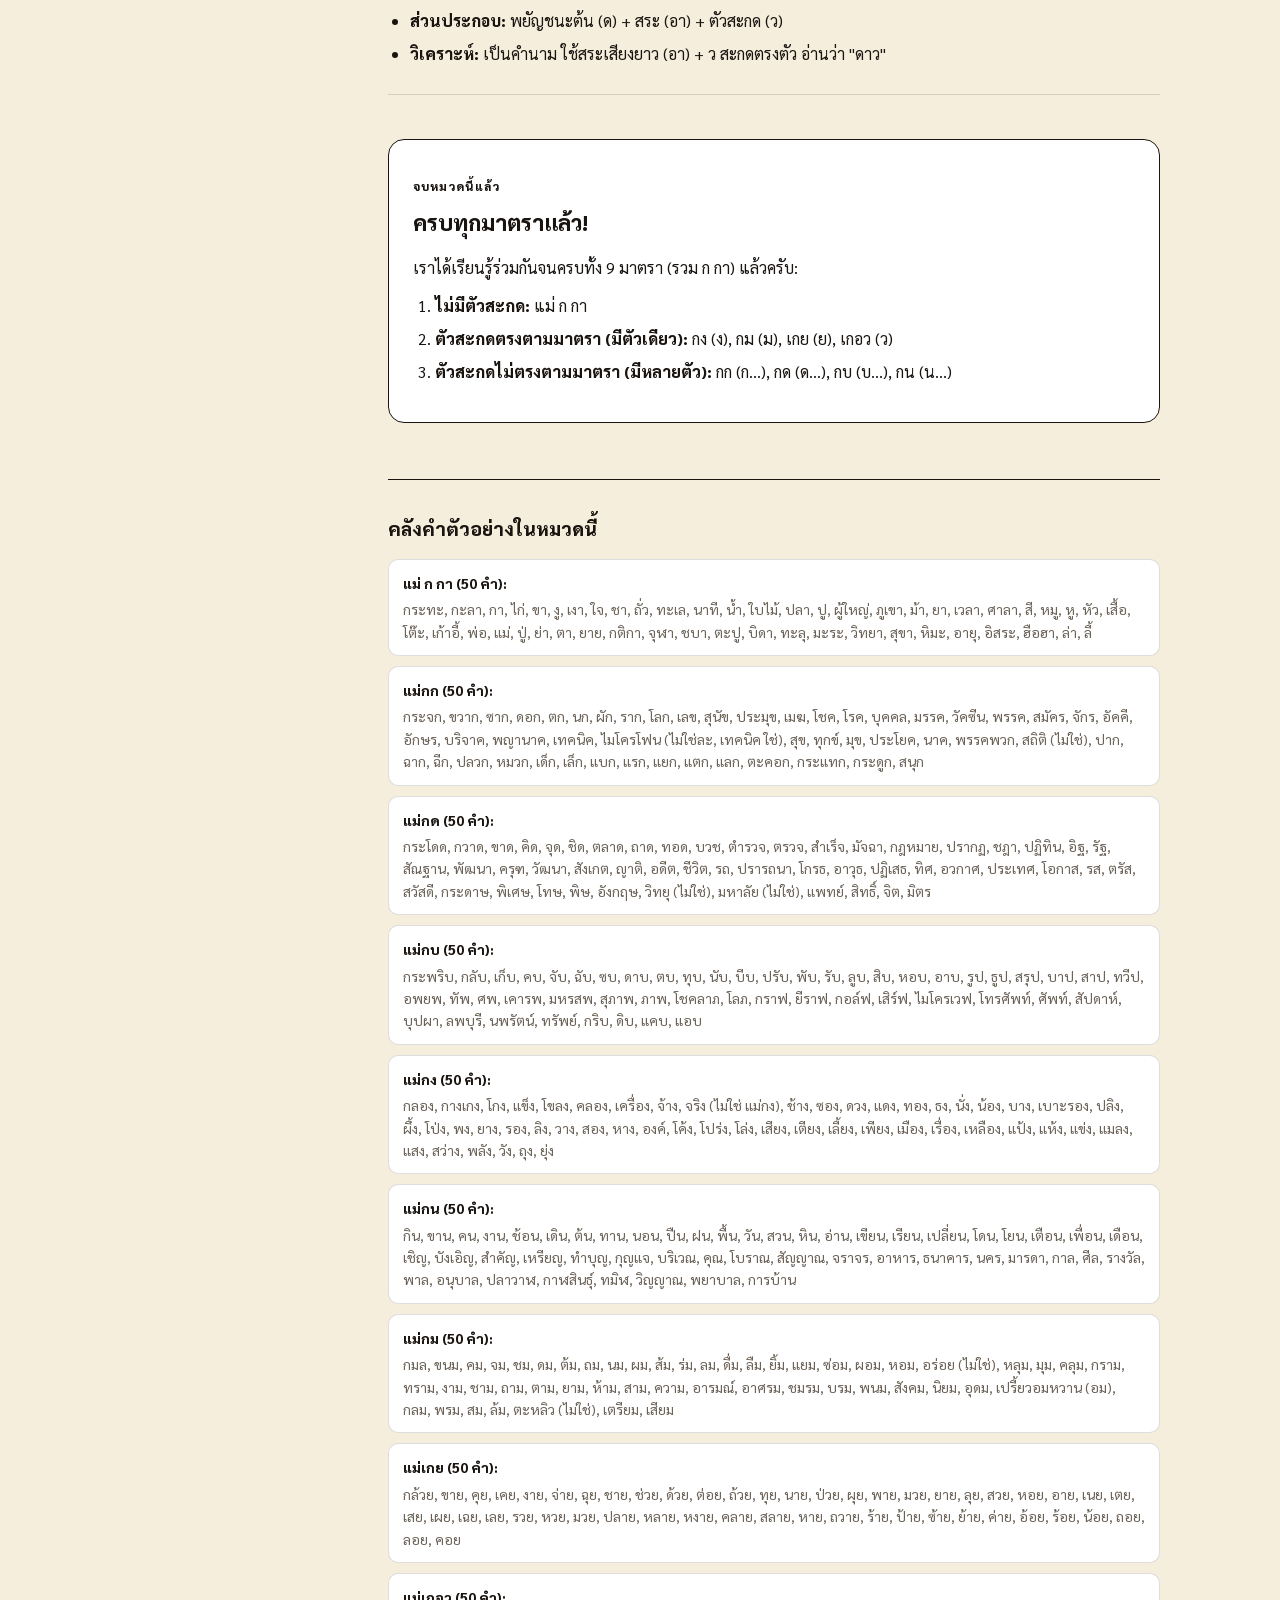
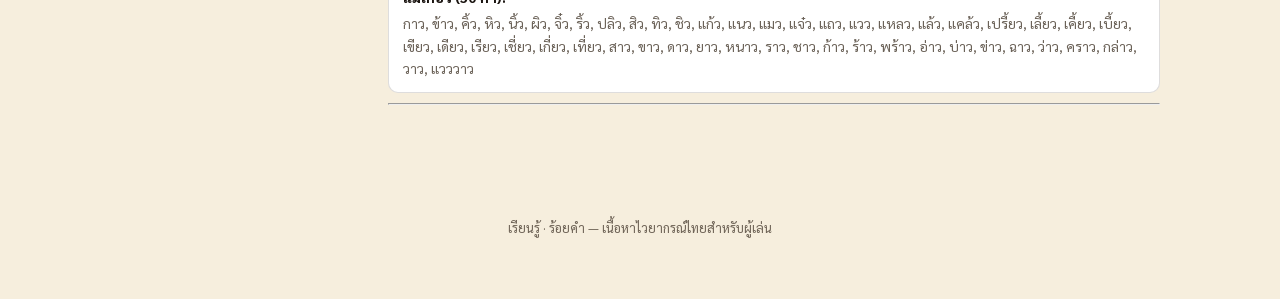
<file: learn/final-consonants/index.html>
<!DOCTYPE html>
<html lang="th">
<head>
<meta charset="UTF-8">
<meta name="viewport" content="width=device-width, initial-scale=1.0">
<title>มาตราตัวสะกด — เรียนรู้ · ร้อยคำ</title>
<meta name="description" content="ตัวสะกดตรง/ไม่ตรงมาตรา และมาตราทั้ง 9 แม่">
<link rel="preconnect" href="https://fonts.googleapis.com">
<link rel="preconnect" href="https://fonts.gstatic.com" crossorigin>
<link href="https://fonts.googleapis.com/css2?family=Sarabun:wght@400;500;600;700;800&family=Prompt:wght@700&display=swap" rel="stylesheet">
<link rel="stylesheet" href="../shared.css">
</head>
<body>
<div class="topbar">
  <div class="topbar-inner">
    <a class="brand" href=".."><span class="site-title">เรียนรู้</span><span class="wordmark">· ร้อยคำ</span></a>
    <nav class="topnav" id="topnav"><a href="." class="active">มาตราตัวสะกด</a><a href="../consonant-classes/" class="">ไตรยางศ์</a><a href="../vowel-forms/" class="">รูปสระ ร หัน และ บัน</a><a href="../parts-of-speech/" class="">ชนิดของคำ</a><a href="../word-nature/" class="">ลักษณะคำและระดับภาษา</a><a href="../word-formation/" class="">การสร้างคำ</a></nav>
    <button class="nav-toggle" id="navToggle" aria-expanded="false" aria-controls="topnav">เมนู</button>
    <a class="play-link" href="../../">เล่นเกม →</a>
  </div>
</div>

<div class="page">
  <aside class="toc">
    <details class="toc-inner" open>
      <summary>หัวข้อในหมวดนี้ <span aria-hidden="true">▾</span></summary>
      <p class="toc-title" style="margin-top:10px;">มาตราตัวสะกด</p>
      <ol><li><a href="#matching-class">มาตราตัวสะกดตรงตามมาตรา</a></li><li><a href="#non-matching-class">มาตราตัวสะกดไม่ตรงตามมาตรา</a></li><li><a href="#mae-ko-kai">มาตราแม่ ก กา (ไม่มีตัวสะกด)</a></li><li><a href="#mae-kok">มาตราแม่กก (เสียง ก)</a></li><li><a href="#mae-kot">มาตราแม่กด (เสียง ด)</a></li><li><a href="#mae-kop">มาตราแม่กบ (เสียง บ)</a></li><li><a href="#mae-kong">มาตราแม่กง (เสียง ง)</a></li><li><a href="#mae-kon">มาตราแม่กน (เสียง น)</a></li><li><a href="#mae-kom">มาตราแม่กม (เสียง ม)</a></li><li><a href="#mae-koei">มาตราแม่เกย (เสียง ย)</a></li><li><a href="#mae-keo">มาตราแม่เกอว (เสียง ว)</a></li></ol>
    </details>
  </aside>
  <main style="--accent:var(--blue);">
    <div class="page-head">
      <p class="eyebrow">เรียนรู้ · ร้อยคำ</p>
      <h1>มาตราตัวสะกด</h1>
      <p>ตัวสะกดตรง/ไม่ตรงมาตรา และมาตราทั้ง 9 แม่</p>
      <span class="mode-badge">ใช้ในโหมด "ทายมาตรา"</span>
    </div>
    <section id="matching-class"><h2>กฎการสร้างคำ: มาตราตัวสะกดตรงตามมาตรา</h2><p>หลักการสำคัญของคำประเภทนี้คือ <strong>"เขียนอย่างไร อ่านออกเสียงอย่างนั้น"</strong> ในส่วนของพยัญชนะท้าย โดยรูปของตัวสะกดจะใช้พยัญชนะที่เป็น "ตัวแทนหลัก" ของมาตรานั้นๆ โดยตรง ไม่มีการแปลงรูปหรือใช้พยัญชนะอื่นที่ออกเสียงเหมือนกันมาแทนที่   พยัญชนะที่เป็นตัวสะกดตรงตามมาตรา มีทั้งหมด 8 ตัว แบ่งตามมาตราได้ดังนี้:</p><ul><li><strong>แม่กง:</strong> ใช้ <strong>ง</strong></li><li><strong>แม่กม:</strong> ใช้ <strong>ม</strong></li><li><strong>แม่เกย:</strong> ใช้ <strong>ย</strong></li><li><strong>แม่เกอว:</strong> ใช้ <strong>ว</strong></li><li><strong>แม่กก:</strong> ใช้ <strong>ก</strong> (ไม่ใช้ ข, ค, ฆ)</li><li><strong>แม่กด:</strong> ใช้ <strong>ด</strong> (ไม่ใช้ จ, ช, ซ, ฎ, ฏ, ฐ, ฑ, ฒ, ต, ถ, ท, ธ, ศ, ษ, ส)</li><li><strong>แม่กบ:</strong> ใช้ <strong>บ</strong> (ไม่ใช้ ป, พ, ฟ, ภ)</li><li><strong>แม่กน:</strong> ใช้ <strong>น</strong> (ไม่ใช้ ญ, ณ, ร, ล, ฬ)</li></ul><hr><p><strong>ตัวอย่างคำที่มีตัวสะกดตรงตามมาตรา</strong></p><p>เพื่อให้เห็นภาพชัดเจน ขอหยิบยกตัวอย่างคำที่ใช้ตัวสะกดตรงตัว ดังนี้ครับ:</p><h3>1. คำว่า "ปาก" (ป - า - ก)</h3><ul><li><strong>มาตรา:</strong> แม่กก</li><li><strong>วิเคราะห์:</strong> คำนี้ออกเสียงลงท้ายด้วยเสียง "ก" และเขียนด้วยพยัญชนะ <strong>"ก" (ก ไก่)</strong> โดยตรง ซึ่งเป็นตัวสะกดหลักของแม่กก</li></ul><h3>2. คำว่า "จาน" (จ - า - น)</h3><ul><li><strong>มาตรา:</strong> แม่กน</li><li><strong>วิเคราะห์:</strong> คำนี้ออกเสียงลงท้ายด้วยเสียง "น" และเขียนด้วยพยัญชนะ <strong>"น" (น หนู)</strong> โดยตรง แม้ว่าในภาษาไทยจะมีตัวอื่นที่ออกเสียง "น" ได้ (เช่น ณ, ล) แต่คำนี้เลือกใช้ตัวตรงตามมาตรา</li></ul><h3>3. คำว่า "สิบ" (ส - ิ - บ)</h3><ul><li><strong>มาตรา:</strong> แม่กบ</li><li><strong>วิเคราะห์:</strong> คำนี้ออกเสียงลงท้ายด้วยเสียง "บ" และเขียนด้วยพยัญชนะ <strong>"บ" (บ ใบไม้)</strong> โดยตรง ไม่ได้ใช้ ป หรือ พ ซึ่งเป็นตัวสะกดไม่ตรงมาตรา</li></ul><hr></section>
    <section id="non-matching-class"><h2>กฎการสร้างคำ: มาตราตัวสะกดไม่ตรงตามมาตรา</h2><p>หลักการสำคัญของคำประเภทนี้คือ <strong>"อ่านออกเสียงเหมือนตัวสะกดหลัก แต่รูปเขียนใช้พยัญชนะตัวอื่น"</strong> คำเหล่านี้มักเป็นคำที่ยืมมาจากภาษาต่างประเทศ (เช่น บาลี, สันสกฤต, เขมร) หรือเป็นคำที่มีรากศัพท์เฉพาะ โดยจะออกเสียงเหมือนมี ก, ด, บ หรือ น สะกด แต่ใช้พยัญชนะอื่นในกลุ่มเดียวกันแทน</p><p>มาตราที่มีตัวสะกดไม่ตรงตามมาตรา มีเพียง 4 มาตรา ดังนี้:</p><ul><li><strong>แม่กก (ออกเสียง ก):</strong> ใช้ ข, ค, ฆ</li><li><strong>แม่กด (ออกเสียง ด):</strong> ใช้ จ, ช, ซ, ฎ, ฏ, ฐ, ฑ, ฒ, ต, ถ, ท, ธ, ศ, ษ, ส</li><li><strong>แม่กบ (ออกเสียง บ):</strong> ใช้ ป, พ, ฟ, ภ</li><li><strong>แม่กน (ออกเสียง น):</strong> ใช้ ญ, ณ, ร, ล, ฬ</li></ul><hr><h3>ตัวอย่างคำที่มีตัวสะกดไม่ตรงตามมาตรา</h3><p>เพื่อให้เห็นการใช้งานจริง ขอหยิบยกตัวอย่างคำยอดนิยมดังนี้ครับ:</p><h3>1. คำว่า "เมฆ" (อ่านว่า เมก)</h3><ul><li><strong>มาตรา:</strong> แม่กก</li><li><strong>วิเคราะห์:</strong> คำนี้ใช้ <strong>"ฆ" (ระฆัง)</strong> เป็นตัวสะกด แต่เวลาอ่านออกเสียง จะออกเสียงเหมือนมี "ก" สะกด (เมก) ซึ่งจัดอยู่ในแม่กก</li></ul><h3>2. คำว่า "รถ" (อ่านว่า รด)</h3><ul><li><strong>มาตรา:</strong> แม่กด</li><li><strong>วิเคราะห์:</strong> คำนี้ใช้ <strong>"ถ" (ถุง)</strong> เป็นตัวสะกด แต่เวลาอ่านออกเสียง จะออกเสียงเหมือนมี "ด" สะกด (รด) ซึ่งจัดอยู่ในแม่กดที่มีพยัญชนะร่วมมากที่สุด</li></ul><h3>3. คำว่า "รูป" (อ่านว่า รูบ)</h3><ul><li><strong>มาตรา:</strong> แม่กบ</li><li><strong>วิเคราะห์:</strong> คำนี้ใช้ <strong>"ป" (ปลา)</strong> เป็นตัวสะกด แต่เวลาอ่านออกเสียง จะออกเสียงเหมือนมี "บ" สะกด (รูบ) ซึ่งจัดอยู่ในแม่กบ</li></ul><hr></section>
    <section id="mae-ko-kai"><h2>กฎการสร้างคำ: มาตราแม่ ก กา (ไม่มีตัวสะกด)</h2><p><strong>แม่ ก กา</strong> คือ คำหรือพยางค์ที่ <strong>ไม่มีตัวสะกด</strong> (ไม่มีพยัญชนะปิดท้าย) ประกอบด้วย:</p><ol><li><strong>พยัญชนะต้น</strong> + <strong>สระ</strong> (จะเป็นสระเสียงสั้นหรือเสียงยาวก็ได้)</li><li>อาจมี <strong>รูปวรรณยุกต์</strong> กำกับหรือไม่ก็ได้</li></ol><p><strong>หลักการสังเกต:</strong></p><p>เมื่ออ่านออกเสียง จะจบลงที่เสียงสระทันที ไม่มีการปิดปาก (เหมือน บ, ม) หรือกักเสียง (เหมือน ก, ด) ในตอนท้าย</p><hr></section>
    <section id="mae-ko-kai-examples"><h2>ตัวอย่างคำในแม่ ก กา</h2><h3>1. คำว่า "ตา" (ต - า)</h3><ul><li><strong>ส่วนประกอบ:</strong> พยัญชนะต้น (ต) + สระเสียงยาว (อา)</li><li><strong>วิเคราะห์:</strong> อ่านว่า "ตา" จบที่เสียงสระอา ไม่มีตัวสะกดต่อท้าย</li></ul><h3>2. คำว่า "กะทิ" (ก - ะ / ท - ิ)</h3><ul><li><strong>ส่วนประกอบ:</strong></li><li>พยางค์แรก: ก + สระอะ</li><li>พยางค์สอง: ท + สระอิ</li><li><strong>วิเคราะห์:</strong> ทั้งสองพยางค์เป็นแม่ ก กา ทั้งคู่ (เป็นคำที่ไม่มีตัวสะกดเลย)</li></ul><h3>3. คำว่า "เต่า" (ต - เ-า - ไม้เอก)</h3><ul><li><strong>ส่วนประกอบ:</strong> พยัญชนะต้น (ต) + สระ (เอา) + วรรณยุกต์ (เอก)</li><li><strong>วิเคราะห์:</strong> แม้จะมีรูปวรรณยุกต์ แต่ไม่มีพยัญชนะตัวสะกดต่อท้าย จึงจัดอยู่ในแม่ ก กา เช่นกัน</li></ul><hr><p><strong>เกร็ดเสริม:</strong></p><p>คำที่ประสมด้วยสระ <strong>-ำ, -ใ-, -ไ-, -เ-า</strong> (อำ, ใอ, ไอ, เอา) ในตำราหลักภาษาไทยปัจจุบันก็นับให้อยู่ใน <strong>แม่ ก กา</strong> ด้วยครับ (เช่น จำ, ใจ, ไป, เขา) เพราะไม่มีรูปตัวสะกดปรากฏให้เห็น</p></section>
    <section id="mae-kok"><h2>กฎการสร้างคำ: มาตราแม่กก (เสียง ก)</h2><p><strong>แม่กก</strong> คือ คำหรือพยางค์ที่มีตัวสะกดออกเสียงเป็น <strong>"ก"</strong> (เสียงกักที่คอ) โดยมีพยัญชนะที่ใช้เป็นตัวสะกดในมาตรานี้ 4 ตัว คือ:</p><ol><li><strong>ก</strong> (ตรงตามมาตรา)</li><li><strong>ข, ค, ฆ</strong> (ไม่ตรงตามมาตรา แต่อ่านออกเสียงเหมือนมี ก สะกด)</li></ol><hr></section>
    <section id="mae-kok-examples"><h2>ตัวอย่างคำในแม่กก</h2><h3>1. คำว่า "นก" (น - โ - ะ - ก)</h3><ul><li><strong>ตัวสะกด:</strong> <strong>ก</strong> (ตรงมาตรา)</li><li><strong>วิเคราะห์:</strong> เป็นคำไทยแท้ที่ใช้ ก ไก่ สะกดตรงตัว อ่านออกเสียง "นก" ชัดเจน</li></ul><h3>2. คำว่า "เลข" (ล - เ - ข)</h3><ul><li><strong>ตัวสะกด:</strong> <strong>ข</strong> (ไม่ตรงมาตรา)</li><li><strong>คำอ่าน:</strong> เลก</li><li><strong>วิเคราะห์:</strong> คำนี้ใช้ "ข ไข่" เป็นตัวสะกด (มักเป็นคำยืมหรือคำเฉพาะ) แต่เวลาอ่านให้อ่านออกเสียงเหมือนมี ก สะกด</li></ul><h3>3. คำว่า "เมฆ" (ม - เ - ฆ)</h3><ul><li><strong>ตัวสะกด:</strong> <strong>ฆ</strong> (ไม่ตรงมาตรา)</li><li><strong>คำอ่าน:</strong> เมก</li><li><strong>วิเคราะห์:</strong> คำนี้ใช้ "ฆ ระฆัง" เป็นตัวสะกด เป็นคำยืมจากภาษาบาลี-สันสกฤต หมายถึงก้อนละอองน้ำบนฟ้า อ่านออกเสียงเหมือน "เมก"</li></ul><hr><p><strong>เกร็ดเสริม:</strong></p><p>คำในแม่กก เป็น <strong>"คำตาย"</strong> (เสียงสั้น/หยุด) หากประสมสระเสียงสั้นจะผันวรรณยุกต์ได้น้อยกว่าคำเป็นครับ</p></section>
    <section id="mae-kot"><h2>กฎการสร้างคำ: มาตราแม่กด (เสียง ด)</h2><p><strong>แม่กด</strong> คือ มาตราที่มีตัวสะกดมากที่สุดในภาษาไทย โดยทุกตัวจะอ่านออกเสียงเหมือนมี <strong>"ด"</strong> สะกด (เสียงหยุดที่ปุ่มเหงือก)</p><p><strong>พยัญชนะที่เป็นตัวสะกดในแม่กด (16 ตัว):</strong></p><ul><li><strong>ตรงตามมาตรา:</strong> <strong>ด</strong></li><li><strong>ไม่ตรงตามมาตรา:</strong> <strong>จ, ช, ซ, ฎ, ฏ, ฐ, ฑ, ฒ, ต, ถ, ท, ธ, ศ, ษ, ส</strong></li></ul><hr></section>
    <section id="mae-kot-examples"><h2>ตัวอย่างคำในแม่กด</h2><h3>1. คำว่า "วัด" (ว - ั - ด)</h3><ul><li><strong>ตัวสะกด:</strong> <strong>ด</strong> (ตรงมาตรา)</li><li><strong>วิเคราะห์:</strong> เป็นคำไทยแท้ เขียนด้วย ด เด็ก สะกดตรงตัว อ่านออกเสียง "วัด" ชัดเจน</li></ul><h3>2. คำว่า "รถ" (ร - ถ)</h3><ul><li><strong>ตัวสะกด:</strong> <strong>ถ</strong> (ไม่ตรงมาตรา)</li><li><strong>คำอ่าน:</strong> รด</li><li><strong>วิเคราะห์:</strong> คำนี้ใช้ "ถ ถุง" เป็นตัวสะกด (มาจากภาษาบาลี: รถ) แต่เวลาอ่านให้อ่านออกเสียงเหมือนมี ด สะกด</li></ul><h3>3. คำว่า "อากาศ" (อา - กาด)</h3><ul><li><strong>ตัวสะกด:</strong> <strong>ศ</strong> (ไม่ตรงมาตรา)</li><li><strong>คำอ่าน:</strong> อา - กาด</li><li><strong>วิเคราะห์:</strong> พยางค์ท้ายใช้ "ศ ศาลา" เป็นตัวสะกด แต่เวลาอ่านให้ออกเสียงเหมือน "กาด" (ก + า + ด)</li></ul><hr><p><strong>เกร็ดเสริม:</strong></p><p>เนื่องจากแม่กดมีตัวสะกดหลายตัว จึงเป็นมาตราที่มักเขียนผิดบ่อยที่สุดครับ (เช่น โอกา<strong>ส</strong>, อนุญา<strong>ต</strong>, รสชา<strong>ติ</strong>)</p></section>
    <section id="mae-kop"><h2>กฎการสร้างคำ: มาตราแม่กบ (เสียง บ)</h2><p><strong>แม่กบ</strong> คือ คำหรือพยางค์ที่มีตัวสะกดออกเสียงเป็น <strong>"บ"</strong> (เสียงปิดปาก) โดยมีพยัญชนะที่ใช้เป็นตัวสะกดในมาตรานี้ 5 ตัว คือ:</p><ol><li><strong>บ</strong> (ตรงตามมาตรา)</li><li><strong>ป, พ, ฟ, ภ</strong> (ไม่ตรงตามมาตรา แต่อ่านออกเสียงเหมือนมี บ สะกด)</li></ol><p>ลักษณะเด่นคือ เมื่อเปล่งเสียงตัวสะกดมาตรานี้ <strong>ริมฝีปากจะปิดสนิท</strong> ทันทีครับ</p><hr></section>
    <section id="mae-kop-examples"><h2>ตัวอย่างคำในแม่กบ</h2><h3>1. คำว่า "กบ" (ก - โ - ะ - บ)</h3><ul><li><strong>ตัวสะกด:</strong> <strong>บ</strong> (ตรงมาตรา)</li><li><strong>วิเคราะห์:</strong> เป็นคำไทยแท้ และเป็นชื่อของมาตรานี้ เขียนด้วย บ ใบไม้ สะกดตรงตัว อ่านออกเสียง "กบ" ชัดเจน</li></ul><h3>2. คำว่า "รูป" (ร - ู - ป)</h3><ul><li><strong>ตัวสะกด:</strong> <strong>ป</strong> (ไม่ตรงมาตรา)</li><li><strong>คำอ่าน:</strong> รูบ</li><li><strong>วิเคราะห์:</strong> คำนี้ใช้ "ป ปลา" เป็นตัวสะกด (มาจากภาษาบาลี-สันสกฤต: รูป) แต่เวลาอ่านให้อ่านออกเสียงเหมือนมี บ สะกด</li></ul><h3>3. คำว่า "ลาภ" (ล - า - ภ)</h3><ul><li><strong>ตัวสะกด:</strong> <strong>ภ</strong> (ไม่ตรงมาตรา)</li><li><strong>คำอ่าน:</strong> ลาบ</li><li><strong>วิเคราะห์:</strong> คำนี้ใช้ "ภ สำเภา" เป็นตัวสะกด หมายถึง โชค หรือสิ่งที่ได้มาโดยไม่คาดฝัน อ่านออกเสียงเดียวกับอาหารอีสาน "ลาบ" เลยครับ</li></ul><hr><p><strong>เกร็ดเสริม:</strong></p><p>คำทับศัพท์ภาษาอังกฤษที่ลงท้ายด้วย <strong>-p</strong> (เช่น cap, map) หรือ <strong>-f</strong> (เช่น golf, graph) เมื่อเขียนเป็นภาษาไทยจะจัดอยู่ใน <strong>แม่กบ</strong> ทั้งหมดครับ (เช่น แก๊ป, กราฟ)</p></section>
    <section id="mae-kong"><h2>กฎการสร้างคำ: มาตราแม่กง (เสียง ง)</h2><p><strong>แม่กง</strong> คือ มาตราตัวสะกดที่ง่ายที่สุดมาตราหนึ่งในภาษาไทย เพราะเป็น <strong>"มาตราตัวสะกดตรงตามมาตรา"</strong> เพียงอย่างเดียว</p><p><strong>หลักเกณฑ์:</strong></p><ol><li><strong>มีตัวสะกดเพียงตัวเดียว:</strong> คือ <strong>ง</strong> (ง งู)</li><li><strong>เสียง:</strong> ออกเสียง <strong>"ง"</strong> ขึ้นจมูก (Nasal sound) ชัดเจน</li><li><strong>สถานะ:</strong> คำที่สะกดด้วยแม่กง จัดเป็น <strong>"คำเป็น"</strong> (เสียงยาว/ก้อง) เสมอ ทำให้ผันวรรณยุกต์ได้ง่ายและเสียงไพเราะ</li></ol><hr></section>
    <section id="mae-kong-examples"><h2>ตัวอย่างคำในแม่กง</h2><h3>1. คำว่า "ช้าง" (ช - า - ง - ไม้โท)</h3><ul><li><strong>ตัวสะกด:</strong> <strong>ง</strong></li><li><strong>วิเคราะห์:</strong> เป็นคำนามที่คุ้นเคยที่สุด ใช้สระอา (เสียงยาว) + ง สะกด และวรรณยุกต์โท (แต่ออกเสียงตรี เพราะ ช เป็นอักษรต่ำ)</li></ul><h3>2. คำว่า "ลิง" (ล - ิ - ง)</h3><ul><li><strong>ตัวสะกด:</strong> <strong>ง</strong></li><li><strong>วิเคราะห์:</strong> ใช้สระอิ (เสียงสั้น) + ง สะกด เป็นคำกริยาหรือคำนามที่สะกดตรงตัว อ่านว่า "ลิง"</li></ul><h3>3. คำว่า "กล่อง" (ก - ล - อ - ง - ไม้เอก)</h3><ul><li><strong>ตัวสะกด:</strong> <strong>ง</strong></li><li><strong>วิเคราะห์:</strong> เป็นคำควบกล้ำ (ก ล) ผสมสระออ และมี ง สะกด เมื่อใส่วรรณยุกต์เอก ก็ออกเสียงเอกตรงตามรูป (เพราะ ก เป็นอักษรกลาง)</li></ul><hr><p><strong>สรุปความรู้รวบยอด:</strong></p><p>ตอนนี้เราเดินทางมาเกือบครบทุกมาตราแล้วครับ</p><ul><li><strong>ไม่มีตัวสะกด:</strong> แม่ ก กา</li><li><strong>สะกดตรงตัวเท่านั้น:</strong> แม่กง (ง), แม่กม (ม), แม่เกย (ย), แม่เกอว (ว)</li><li><strong>สะกดไม่ตรงตัว (มีหลายตัว):</strong> แม่กก (ก...), แม่กด (ด...), แม่กบ (บ...), แม่กน (น...)</li></ul></section>
    <section id="mae-kon"><h2>กฎการสร้างคำ: มาตราแม่กน (เสียง น)</h2><p><strong>แม่กน</strong> คือ คำหรือพยางค์ที่มีตัวสะกดออกเสียงเป็น <strong>"น"</strong> (เสียงนาสิก/ขึ้นจมูก) โดยมีพยัญชนะที่ใช้เป็นตัวสะกดในมาตรานี้ทั้งหมด <strong>6 ตัว</strong> คือ:</p><ol><li><strong>น</strong> (ตรงตามมาตรา)</li><li><strong>ญ, ณ, ร, ล, ฬ</strong> (ไม่ตรงตามมาตรา แต่อ่านออกเสียงเหมือนมี น สะกด)</li></ol><hr></section>
    <section id="mae-kon-examples"><h2>ตัวอย่างคำในแม่กน</h2><h3>1. คำว่า "บ้าน" (บ - า - น - ไม้โท)</h3><ul><li><strong>ตัวสะกด:</strong> <strong>น</strong> (ตรงมาตรา)</li><li><strong>วิเคราะห์:</strong> เป็นคำพื้นฐานที่สะกดตรงตัว อ่านว่า "บ้าน" ชัดเจน</li></ul><h3>2. คำว่า "อาหาร" (อา - หาน)</h3><ul><li><strong>ตัวสะกด:</strong> <strong>ร</strong> (ไม่ตรงมาตรา)</li><li><strong>คำอ่าน:</strong> อา - หาน</li><li><strong>วิเคราะห์:</strong> พยางค์ท้ายใช้ <strong>ร เรือ</strong> เป็นตัวสะกด แต่เวลาอ่านให้ออกเสียงเหมือนมี น หนู สะกด (ห + า + น = หาน)</li></ul><h3>3. คำว่า "วาฬ" (ว - า - น)</h3><ul><li><strong>ตัวสะกด:</strong> <strong>ฬ</strong> (ไม่ตรงมาตรา)</li><li><strong>คำอ่าน:</strong> วาน</li><li><strong>วิเคราะห์:</strong> คำว่า "วาฬ" (สัตว์เลี้ยงลูกด้วยนมในทะเล) ใช้ <strong>ฬ จุฬา</strong> เป็นตัวสะกด ซึ่งหาได้ยากในภาษาไทย แต่เมื่ออ่านจะออกเสียงเหมือน "วาน" ปกติ</li></ul><hr><p><strong>เกร็ดเสริม:</strong></p><p>แม่กนเป็นมาตราที่พบคำยืมจากภาษาต่างประเทศเยอะมากครับ เช่น</p><ul><li><strong>ญ:</strong> เชิญ, เจริญ, กุญแจ</li><li><strong>ณ:</strong> คูณ, บริเวณ, คุณ</li><li><strong>ล:</strong> บอล, เมล, พาล</li><li><strong>ร:</strong> จราจร, ธนาคาร, นคร</li></ul></section>
    <section id="mae-kom"><h2>กฎการสร้างคำ: มาตราแม่กม (เสียง ม)</h2><p><strong>แม่กม</strong> คือ มาตราตัวสะกดที่จัดอยู่ในกลุ่ม <strong>"ตัวสะกดตรงตามมาตรา"</strong> (เหมือนแม่กง) คือมีพยัญชนะที่เป็นตัวสะกดเพียงตัวเดียวเท่านั้น</p><p><strong>หลักเกณฑ์:</strong></p><ol><li><strong>มีตัวสะกดเพียงตัวเดียว:</strong> คือ <strong>ม</strong> (ม ม้า)</li><li><strong>เสียง:</strong> ออกเสียง <strong>"ม"</strong> (ปิดปากสนิทแล้วออกเสียงขึ้นจมูกเล็กน้อย)</li><li><strong>ความพิเศษ:</strong> คำที่ประสมสระ <strong>-ำ</strong> (อำ) บางตำราอนุโลมให้นับเป็นแม่กมได้ในเชิงเสียงอ่าน (เพราะออกเสียง อะ+ม) แต่ในเชิงการเขียนรูปสระ ถือว่าไม่มีตัวสะกด</li></ol><hr></section>
    <section id="mae-kom-examples"><h2>ตัวอย่างคำในแม่กม</h2><h3>1. คำว่า "ร่ม" (ร - โ - ะ - ม - ไม้เอก)</h3><ul><li><strong>ตัวสะกด:</strong> <strong>ม</strong></li><li><strong>วิเคราะห์:</strong> เป็นคำนามที่คุ้นเคย ใช้ ม ม้า สะกดตรงตัว อ่านว่า "ร่ม" ชัดเจน</li></ul><h3>2. คำว่า "ส้ม" (ส - โ - ะ - ม - ไม้โท)</h3><ul><li><strong>ตัวสะกด:</strong> <strong>ม</strong></li><li><strong>วิเคราะห์:</strong> เป็นชื่อผลไม้และสี ใช้ ม สะกด เมื่อผันวรรณยุกต์โท (อักษรสูง ส) จะออกเสียงโทตรงตามรูป</li></ul><h3>3. คำว่า "สนาม" (ส - น - า - ม)</h3><ul><li><strong>ตัวสะกด:</strong> <strong>ม</strong></li><li><strong>คำอ่าน:</strong> สะ - หนาม</li><li><strong>วิเคราะห์:</strong> เป็นคำที่มีอักษรนำ (ส นำ น) แต่ลงท้ายด้วยเสียง ม ม้า จึงจัดอยู่ในแม่กม</li></ul><hr><p><strong>สรุปความคืบหน้า:</strong></p><p>ตอนนี้เราเหลืออีกแค่ 2 มาตราสุดท้ายที่เป็น <strong>"ตัวสะกดตรงตามมาตรา"</strong> คือ</p><ol><li><strong>แม่เกย</strong> (ย)</li><li><strong>แม่เกอว</strong> (ว)</li></ol></section>
    <section id="mae-koei"><h2>กฎการสร้างคำ: มาตราแม่เกย (เสียง ย)</h2><p><strong>แม่เกย</strong> คือ คำหรือพยางค์ที่มีตัวสะกดเป็น <strong>"ย"</strong> (ย ยักษ์) เพียงตัวเดียว อ่านออกเสียงยักษ์ลงท้าย (เหมือนเสียง I หรือ Y ในภาษาอังกฤษ)</p><p><strong>ข้อควรระวัง (จุดที่มักสับสน):</strong></p><p>ต้องแยกให้ออกระหว่าง <strong>"ย ที่เป็นตัวสะกด"</strong> กับ <strong>"ย ที่เป็นส่วนประกอบของสระ"</strong></p><ul><li><strong>ใช่ แม่เกย:</strong> ขาย, สวย, เนย (ย ทำหน้าที่ปิดท้ายคำ)</li><li><strong>ไม่ใช่ แม่เกย:</strong> เสีย, เลีย, เปีย (ย ในที่นี้คือส่วนหนึ่งของ <strong>สระเอีย</strong> คำเหล่านี้ถือเป็น <strong>แม่ ก กา</strong>)</li></ul><hr></section>
    <section id="mae-koei-examples"><h2>ตัวอย่างคำในแม่เกย</h2><h3>1. คำว่า "ยาย" (ย - า - ย)</h3><ul><li><strong>ส่วนประกอบ:</strong> พยัญชนะต้น (ย) + สระ (อา) + ตัวสะกด (ย)</li><li><strong>วิเคราะห์:</strong> เป็นคำพื้นฐานที่เห็นรูปและเสียงชัดเจนที่สุด อ่านว่า "ยาย"</li></ul><h3>2. คำว่า "สวย" (ส - ว - ย)</h3><ul><li><strong>ส่วนประกอบ:</strong> พยัญชนะต้น (ส) + สระ (อัว) + ตัวสะกด (ย)</li><li><strong>วิเคราะห์:</strong> คำนี้ใช้ <strong>สระอัว</strong> (ปกติเขียน -ัว) แต่เมื่อมีตัวสะกด ไม้หันอากาศจะลดรูปหายไป เหลือแค่ ว แหวน แล้วตามด้วย ย ยักษ์ (แม่เกย)</li></ul><h3>3. คำว่า "เนย" (น - เ - ย)</h3><ul><li><strong>ส่วนประกอบ:</strong> พยัญชนะต้น (น) + สระ (เออ) + ตัวสะกด (ย)</li><li><strong>วิเคราะห์:</strong> คำนี้มาจาก <strong>สระเออ</strong> (เ-อ) แต่กฎของสระเออคือ เมื่อมี ย เป็นตัวสะกด อ อ่าง จะเปลี่ยนรูปหายไป เหลือเพียงรูป <strong>เ-ย</strong></li></ul><hr><p><strong>สรุปความคืบหน้า:</strong></p></section>
    <section id="mae-keo"><h2>กฎการสร้างคำ: มาตราแม่เกอว (เสียง ว)</h2><p><strong>แม่เกอว</strong> คือ คำหรือพยางค์ที่มีตัวสะกดเป็น <strong>"ว"</strong> (ว แหวน) เพียงตัวเดียว อ่านออกเสียงเหมือนมี W ลงท้าย</p><p><strong>ข้อควรระวัง (จุดที่มักสับสนที่สุด):</strong></p><p>ต้องแยกให้ออกระหว่าง <strong>"ว ที่เป็นตัวสะกด"</strong> กับ <strong>"ว ที่เป็นสระ"</strong></p><ul><li><strong>ใช่ แม่เกอว:</strong> แมว, หิว, ดาว (ว อยู่หลังสุด ทำหน้าที่ปิดเสียง)</li><li><strong>ไม่ใช่ แม่เกอว:</strong> ตัว, หัว, วัว, กลัว (ว ในคำเหล่านี้คือ <strong>สระอัว</strong> ไม่ใช่ตัวสะกด คำพวกนี้จัดเป็น <strong>แม่ ก กา</strong>)</li></ul><hr></section>
    <section id="mae-keo-examples"><h2>ตัวอย่างคำในแม่เกอว</h2><h3>1. คำว่า "แมว" (ม - แ - ว)</h3><ul><li><strong>ส่วนประกอบ:</strong> พยัญชนะต้น (ม) + สระ (แอ) + ตัวสะกด (ว)</li><li><strong>วิเคราะห์:</strong> คำนี้เป็นตัวอย่างที่ชัดเจนที่สุดของแม่เกอว คือมีเสียง "แอว"</li></ul><h3>2. คำว่า "หิว" (ห - ิ - ว)</h3><ul><li><strong>ส่วนประกอบ:</strong> พยัญชนะต้น (ห) + สระ (อิ) + ตัวสะกด (ว)</li><li><strong>วิเคราะห์:</strong> ประสมด้วยสระเสียงสั้น (อิ) แล้วปิดท้ายด้วย ว ทำให้เสียงยาวขึ้นเล็กน้อย เป็นคำกริยาที่ใช้บ่อย</li></ul><h3>3. คำว่า "ดาว" (ด - า - ว)</h3><ul><li><strong>ส่วนประกอบ:</strong> พยัญชนะต้น (ด) + สระ (อา) + ตัวสะกด (ว)</li><li><strong>วิเคราะห์:</strong> เป็นคำนาม ใช้สระเสียงยาว (อา) + ว สะกดตรงตัว อ่านว่า "ดาว"</li></ul><hr></section>
    
      <section id="final-consonants-complete" class="celebrate">
        <p class="celebrate-eyebrow">จบหมวดนี้แล้ว</p>
        <h2>ครบทุกมาตราแล้ว!</h2>
        <p>เราได้เรียนรู้ร่วมกันจนครบทั้ง 9 มาตรา (รวม ก กา) แล้วครับ:</p><ol><li><strong>ไม่มีตัวสะกด:</strong> แม่ ก กา</li><li><strong>ตัวสะกดตรงตามมาตรา (มีตัวเดียว):</strong> กง (ง), กม (ม), เกย (ย), เกอว (ว)</li><li><strong>ตัวสะกดไม่ตรงตามมาตรา (มีหลายตัว):</strong> กก (ก...), กด (ด...), กบ (บ...), กน (น...)</li></ol>
      </section>
    <div class="wordbank"><h2>คลังคำตัวอย่างในหมวดนี้</h2><ul><li><strong>แม่ ก กา (50 คำ):</strong> กระทะ, กะลา, กา, ไก่, ขา, งู, เงา, ใจ, ชา, ถั่ว, ทะเล, นาที, น้ำ, ใบไม้, ปลา, ปู, ผู้ใหญ่, ภูเขา, ม้า, ยา, เวลา, ศาลา, สี, หมู, หู, หัว, เสื้อ, โต๊ะ, เก้าอี้, พ่อ, แม่, ปู่, ย่า, ตา, ยาย, กติกา, จุฬา, ชบา, ตะปู, บิดา, ทะลุ, มะระ, วิทยา, สุขา, หิมะ, อายุ, อิสระ, ฮือฮา, ล่า, ลี้</li><li><strong>แม่กก (50 คำ):</strong> กระจก, ขวาก, ซาก, ดอก, ตก, นก, ผัก, ราก, โลก, เลข, สุนัข, ประมุข, เมฆ, โชค, โรค, บุคคล, มรรค, วัคซีน, พรรค, สมัคร, จักร, อัคคี, อักษร, บริจาค, พญานาค, เทคนิค, ไมโครโฟน (ไม่ใช่ละ, เทคนิค ใช่), สุข, ทุกข์, มุข, ประโยค, นาค, พรรคพวก, สถิติ (ไม่ใช่), ปาก, ฉาก, ฉีก, ปลวก, หมวก, เด็ก, เล็ก, แบก, แรก, แยก, แตก, แลก, ตะคอก, กระแทก, กระดูก, สนุก</li><li><strong>แม่กด (50 คำ):</strong> กระโดด, กวาด, ขาด, คิด, จุด, ชิด, ตลาด, ถาด, ทอด, บวช, ตำรวจ, ตรวจ, สำเร็จ, มัจฉา, กฎหมาย, ปรากฏ, ชฎา, ปฏิทิน, อิฐ, รัฐ, สัณฐาน, พัฒนา, ครุฑ, วัฒนา, สังเกต, ญาติ, อดีต, ชีวิต, รถ, ปรารถนา, โกรธ, อาวุธ, ปฏิเสธ, ทิศ, อวกาศ, ประเทศ, โอกาส, รส, ตรัส, สวัสดี, กระดาษ, พิเศษ, โทษ, พิษ, อังกฤษ, วิทยุ (ไม่ใช่), มหาลัย (ไม่ใช่), แพทย์, สิทธิ์, จิต, มิตร</li><li><strong>แม่กบ (50 คำ):</strong> กระพริบ, กลับ, เก็บ, คบ, จับ, ฉับ, ซบ, ดาบ, ตบ, ทุบ, นับ, บีบ, ปรับ, พับ, รับ, ลูบ, สิบ, หอบ, อาบ, รูป, ธูป, สรุป, บาป, สาป, ทวีป, อพยพ, ทัพ, ศพ, เคารพ, มหรสพ, สุภาพ, ภาพ, โชคลาภ, โลภ, กราฟ, ยีราฟ, กอล์ฟ, เสิร์ฟ, ไมโครเวฟ, โทรศัพท์, ศัพท์, สัปดาห์, บุปผา, ลพบุรี, นพรัตน์, ทรัพย์, กริบ, ดิบ, แคบ, แอบ</li><li><strong>แม่กง (50 คำ):</strong> กลอง, กางเกง, โกง, แข็ง, โขลง, คลอง, เครื่อง, จ้าง, จริง (ไม่ใช่ แม่กง), ช้าง, ซอง, ดวง, แดง, ทอง, ธง, นั่ง, น้อง, บาง, เบาะรอง, ปลิง, ผึ้ง, โป่ง, พง, ยาง, รอง, ลิง, วาง, สอง, หาง, องค์, โค้ง, โปร่ง, โล่ง, เสียง, เตียง, เลี้ยง, เพียง, เมือง, เรื่อง, เหลือง, แป้ง, แห้ง, แข่ง, แมลง, แสง, สว่าง, พลัง, วัง, ถุง, ยุ่ง</li><li><strong>แม่กน (50 คำ):</strong> กิน, ขาน, คน, งาน, ช้อน, เดิน, ต้น, ทาน, นอน, ปืน, ฝน, พื้น, วัน, สวน, หิน, อ่าน, เขียน, เรียน, เปลี่ยน, โดน, โยน, เตือน, เพื่อน, เดือน, เชิญ, บังเอิญ, สำคัญ, เหรียญ, ทำบุญ, กุญแจ, บริเวณ, คุณ, โบราณ, สัญญาณ, จราจร, อาหาร, ธนาคาร, นคร, มารดา, กาล, ศีล, รางวัล, พาล, อนุบาล, ปลาวาฬ, กาฬสินธุ์, ทมิฬ, วิญญาณ, พยาบาล, การบ้าน</li><li><strong>แม่กม (50 คำ):</strong> กมล, ขนม, คม, จม, ชม, ดม, ต้ม, ถม, นม, ผม, ส้ม, ร่ม, ลม, ดื่ม, ลืม, ยิ้ม, แยม, ซ่อม, ผอม, หอม, อร่อย (ไม่ใช่), หลุม, มุม, คลุม, กราม, ทราม, งาม, ชาม, ถาม, ตาม, ยาม, ห้าม, สาม, ความ, อารมณ์, อาศรม, ชมรม, บรม, พนม, สังคม, นิยม, อุดม, เปรี้ยวอมหวาน (อม), กลม, พรม, สม, ล้ม, ตะหลิว (ไม่ใช่), เตรียม, เสียม</li><li><strong>แม่เกย (50 คำ):</strong> กล้วย, ขาย, คุย, เคย, งาย, จ่าย, ฉุย, ชาย, ช่วย, ด้วย, ต่อย, ถ้วย, ทุย, นาย, ป่วย, ผุย, พาย, มวย, ยาย, ลุย, สวย, หอย, อาย, เนย, เตย, เสย, เผย, เฉย, เลย, รวย, หวย, มวย, ปลาย, หลาย, หงาย, คลาย, สลาย, หาย, ถวาย, ร้าย, ป้าย, ซ้าย, ย้าย, ค่าย, อ้อย, ร้อย, น้อย, ถอย, ลอย, คอย</li><li><strong>แม่เกอว (50 คำ):</strong> กาว, ข้าว, คิ้ว, หิว, นิ้ว, ผิว, จิ๋ว, ริ้ว, ปลิว, สิว, ทิว, ชิว, แก้ว, แนว, แมว, แจ๋ว, แถว, แวว, แหลว, แล้ว, แคล้ว, เปรี้ยว, เลี้ยว, เคี้ยว, เบี้ยว, เขียว, เดียว, เรียว, เชี่ยว, เกี่ยว, เที่ยว, สาว, ขาว, ดาว, ยาว, หนาว, ราว, ชาว, ก้าว, ร้าว, พร้าว, อ่าว, บ่าว, ข่าว, ฉาว, ว่าว, คราว, กล่าว, วาว, แวววาว</li></ul><hr></div>
  </main>
</div>
<footer>เรียนรู้ · ร้อยคำ — เนื้อหาไวยากรณ์ไทยสำหรับผู้เล่น</footer>
<script>
document.getElementById('navToggle').addEventListener('click',function(){
  var n=document.getElementById('topnav'); var open=n.classList.toggle('open');
  this.setAttribute('aria-expanded',open);
});
</script>
</body>
</html>
</file>
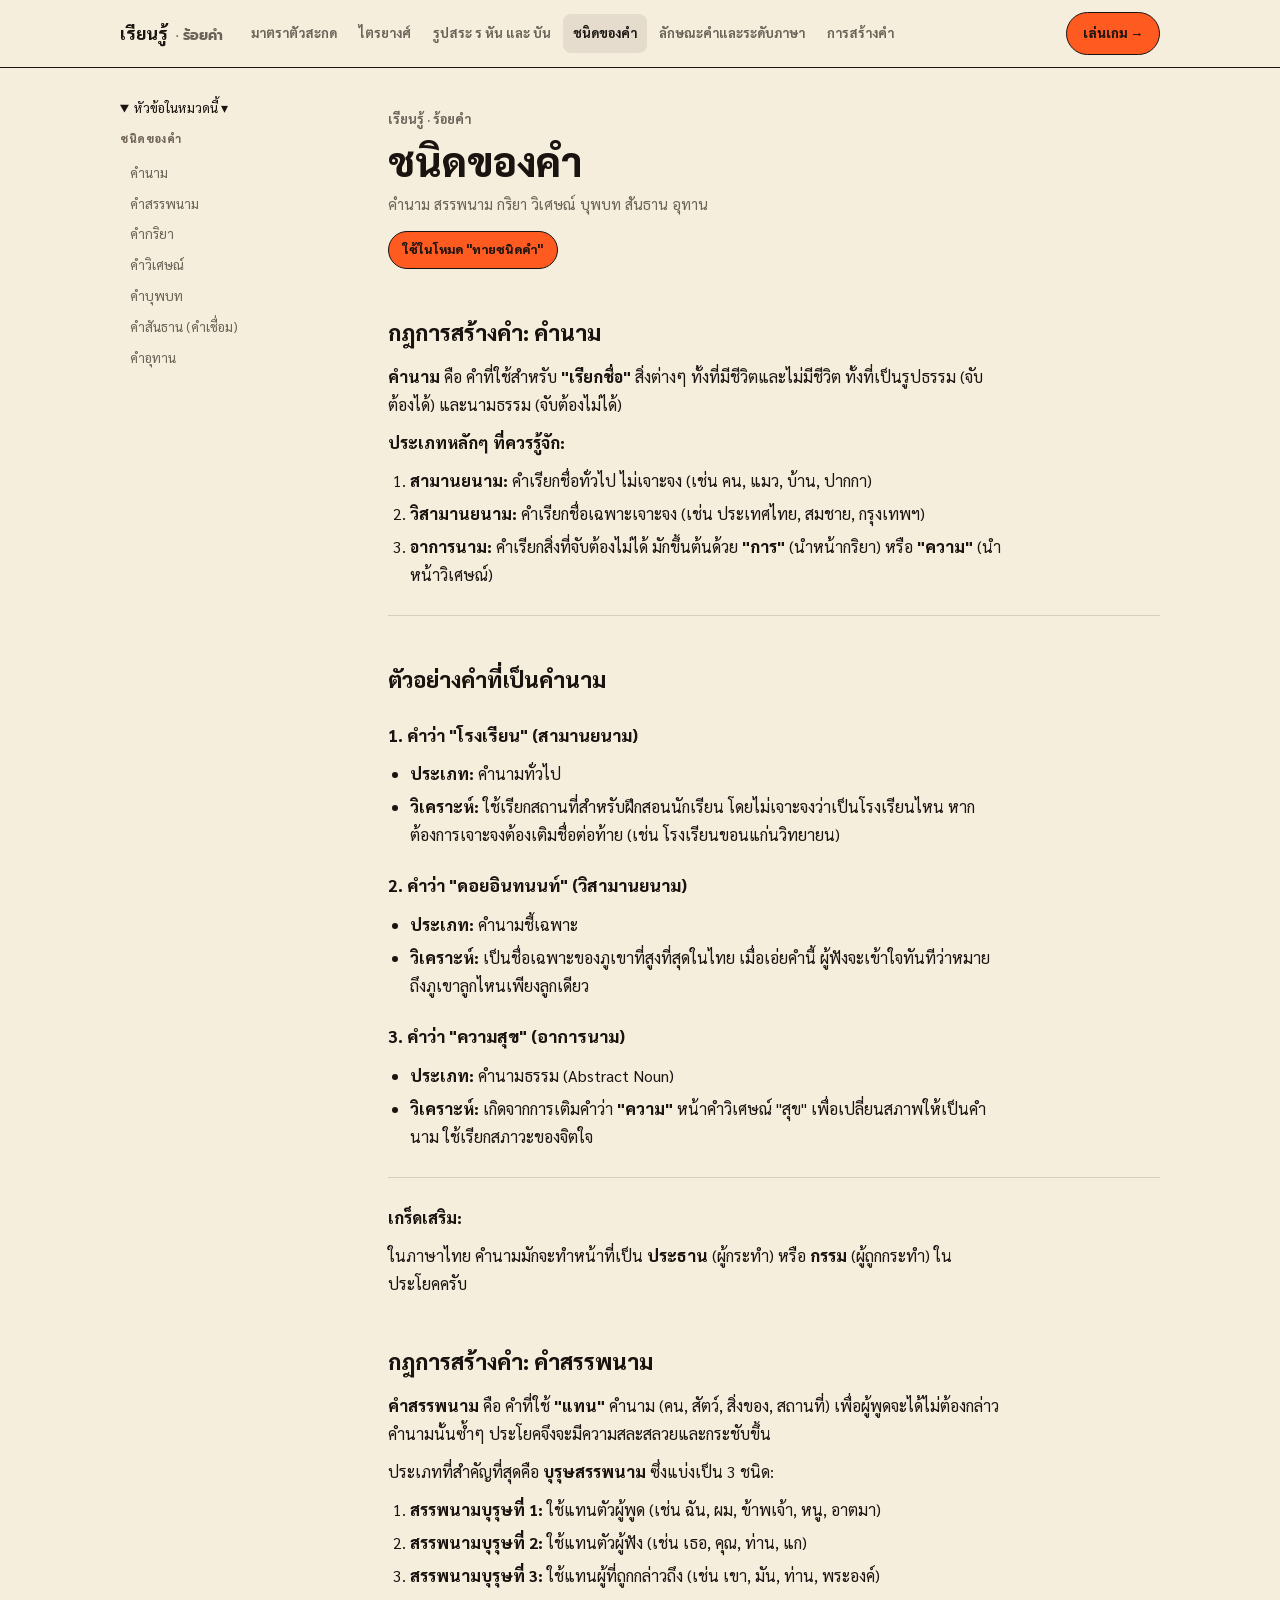
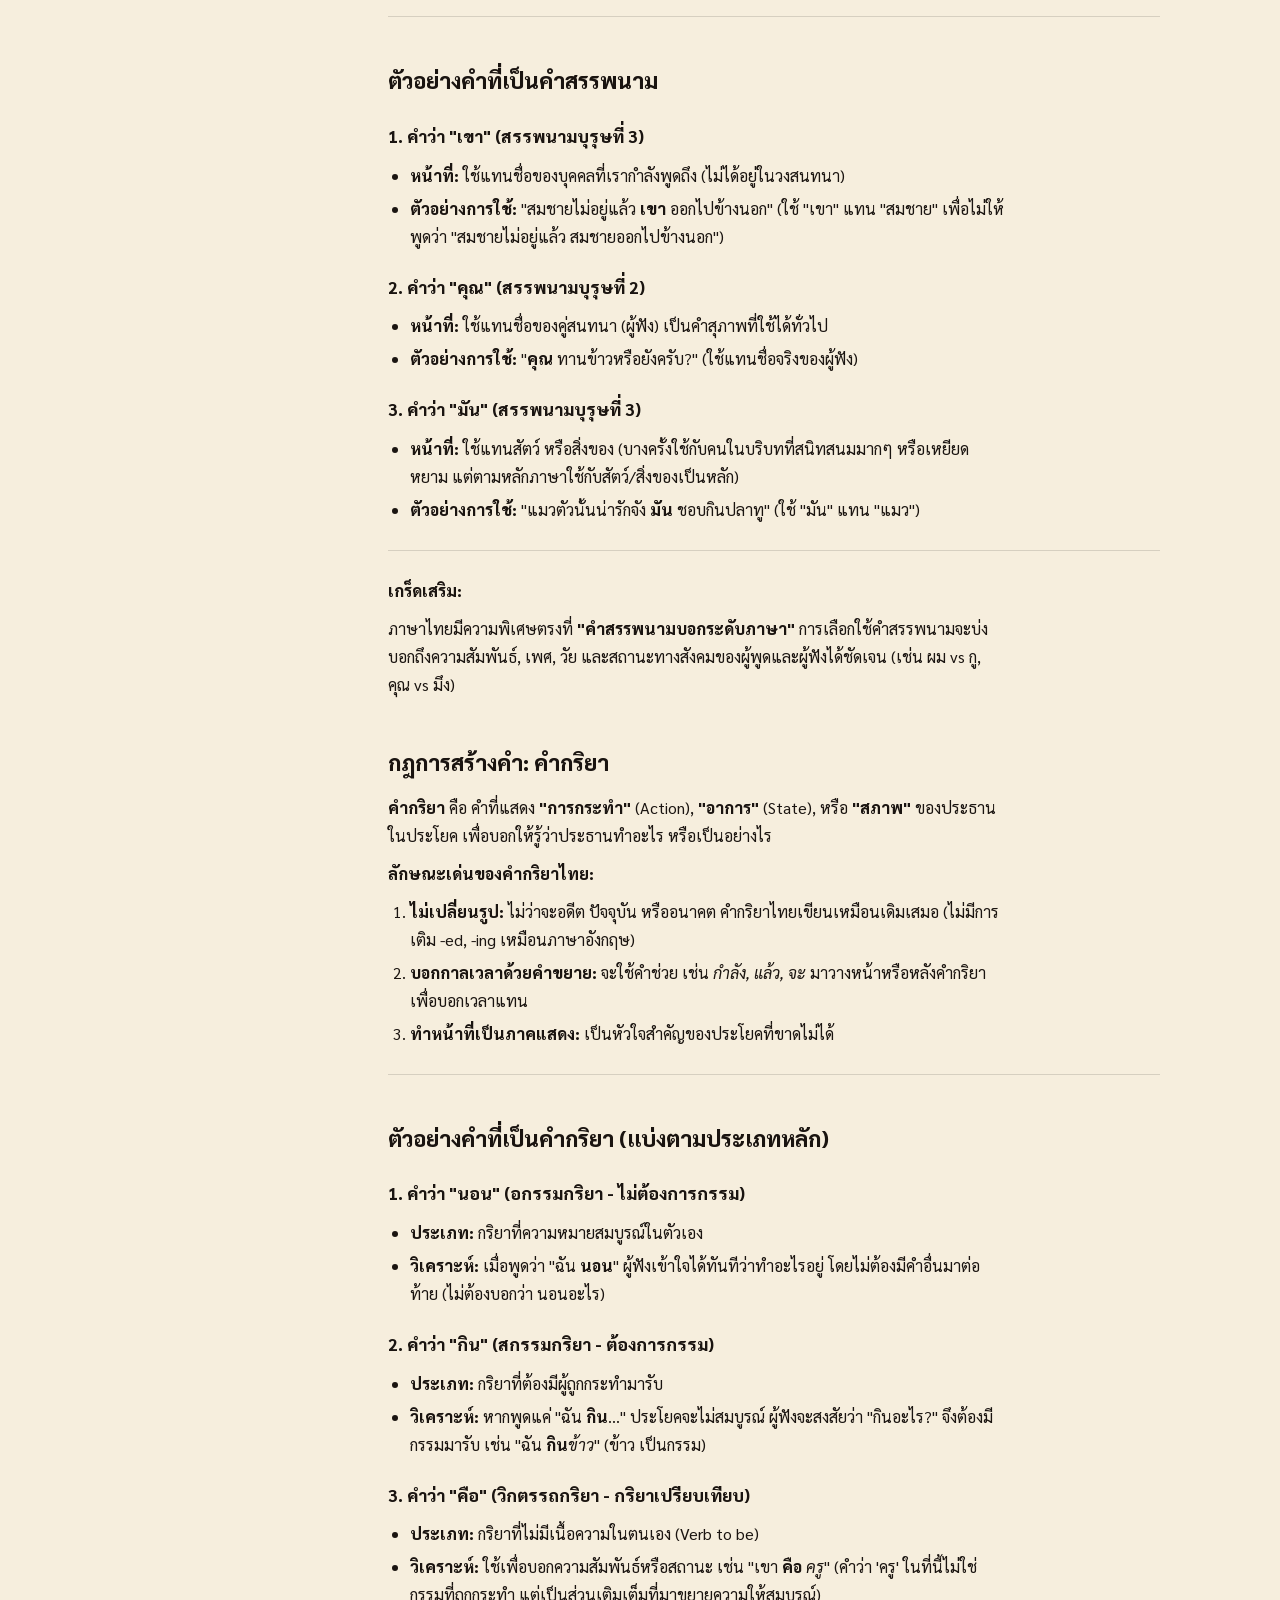
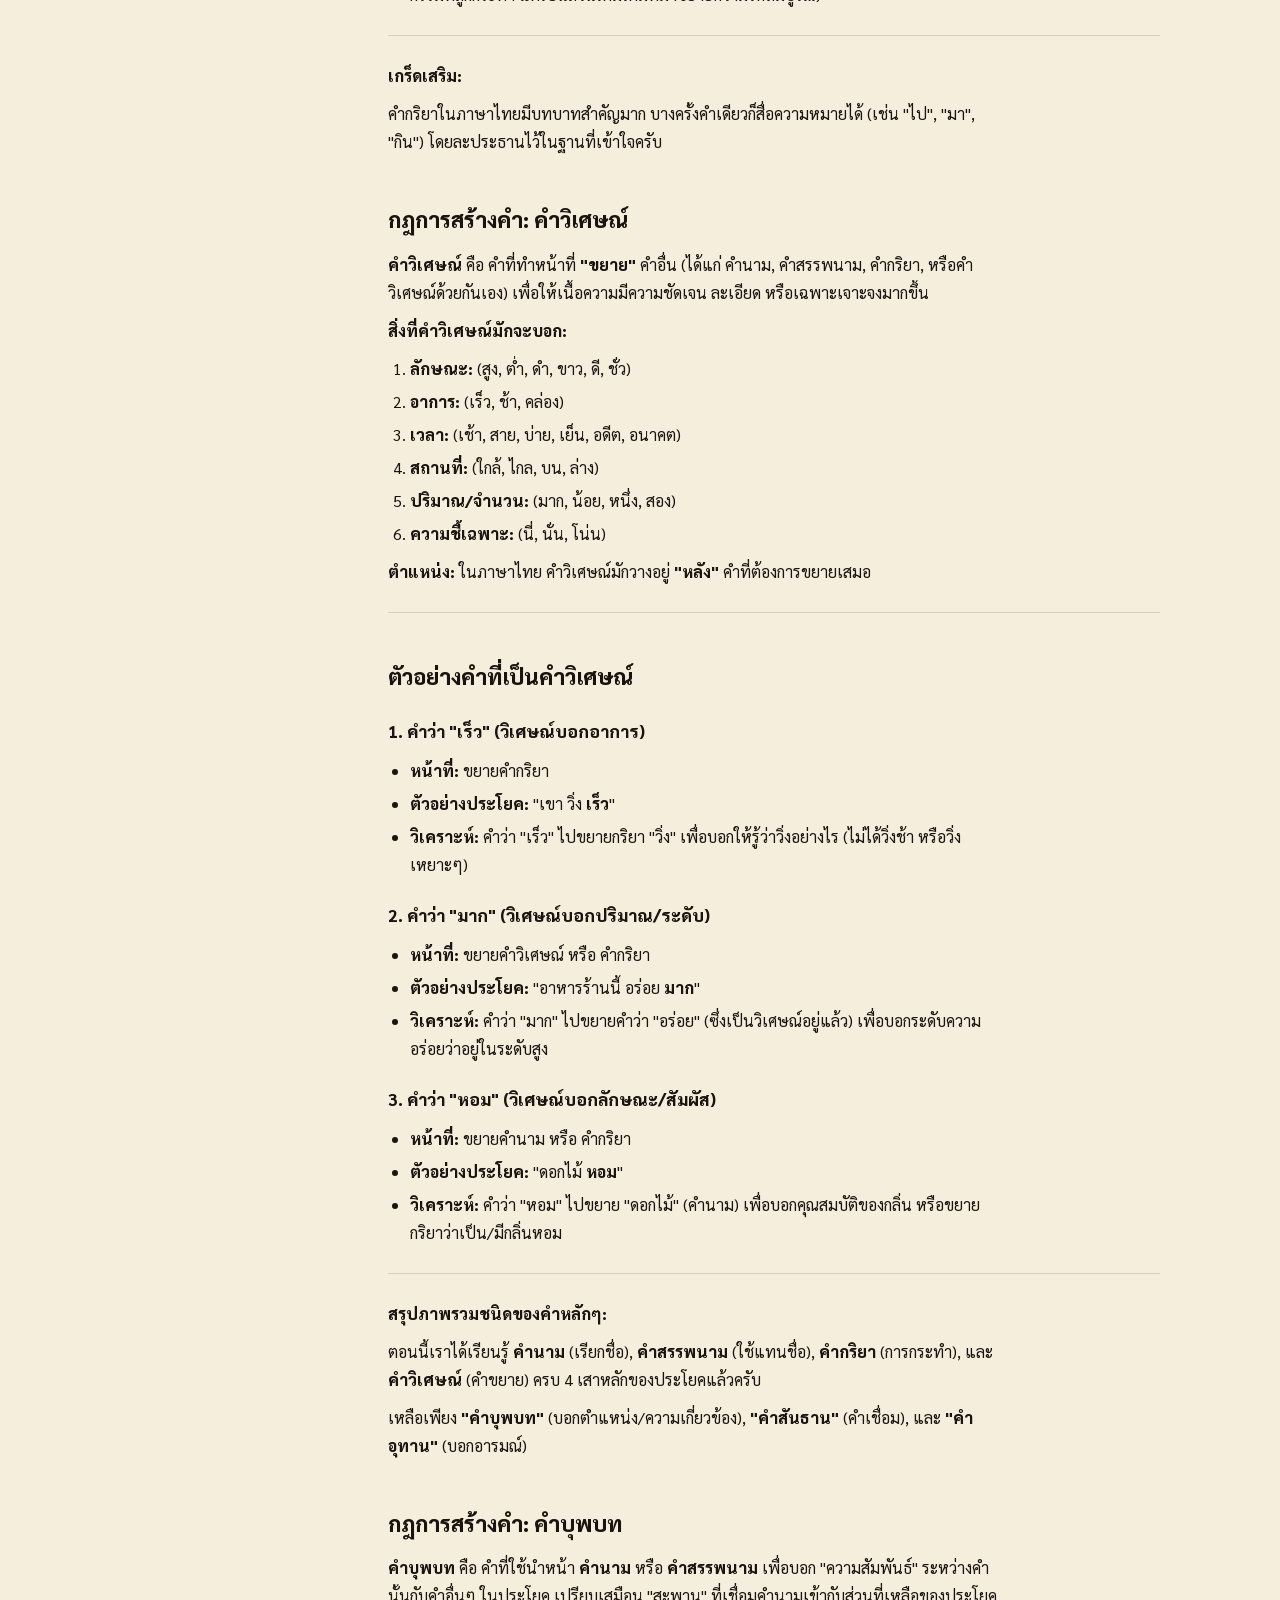
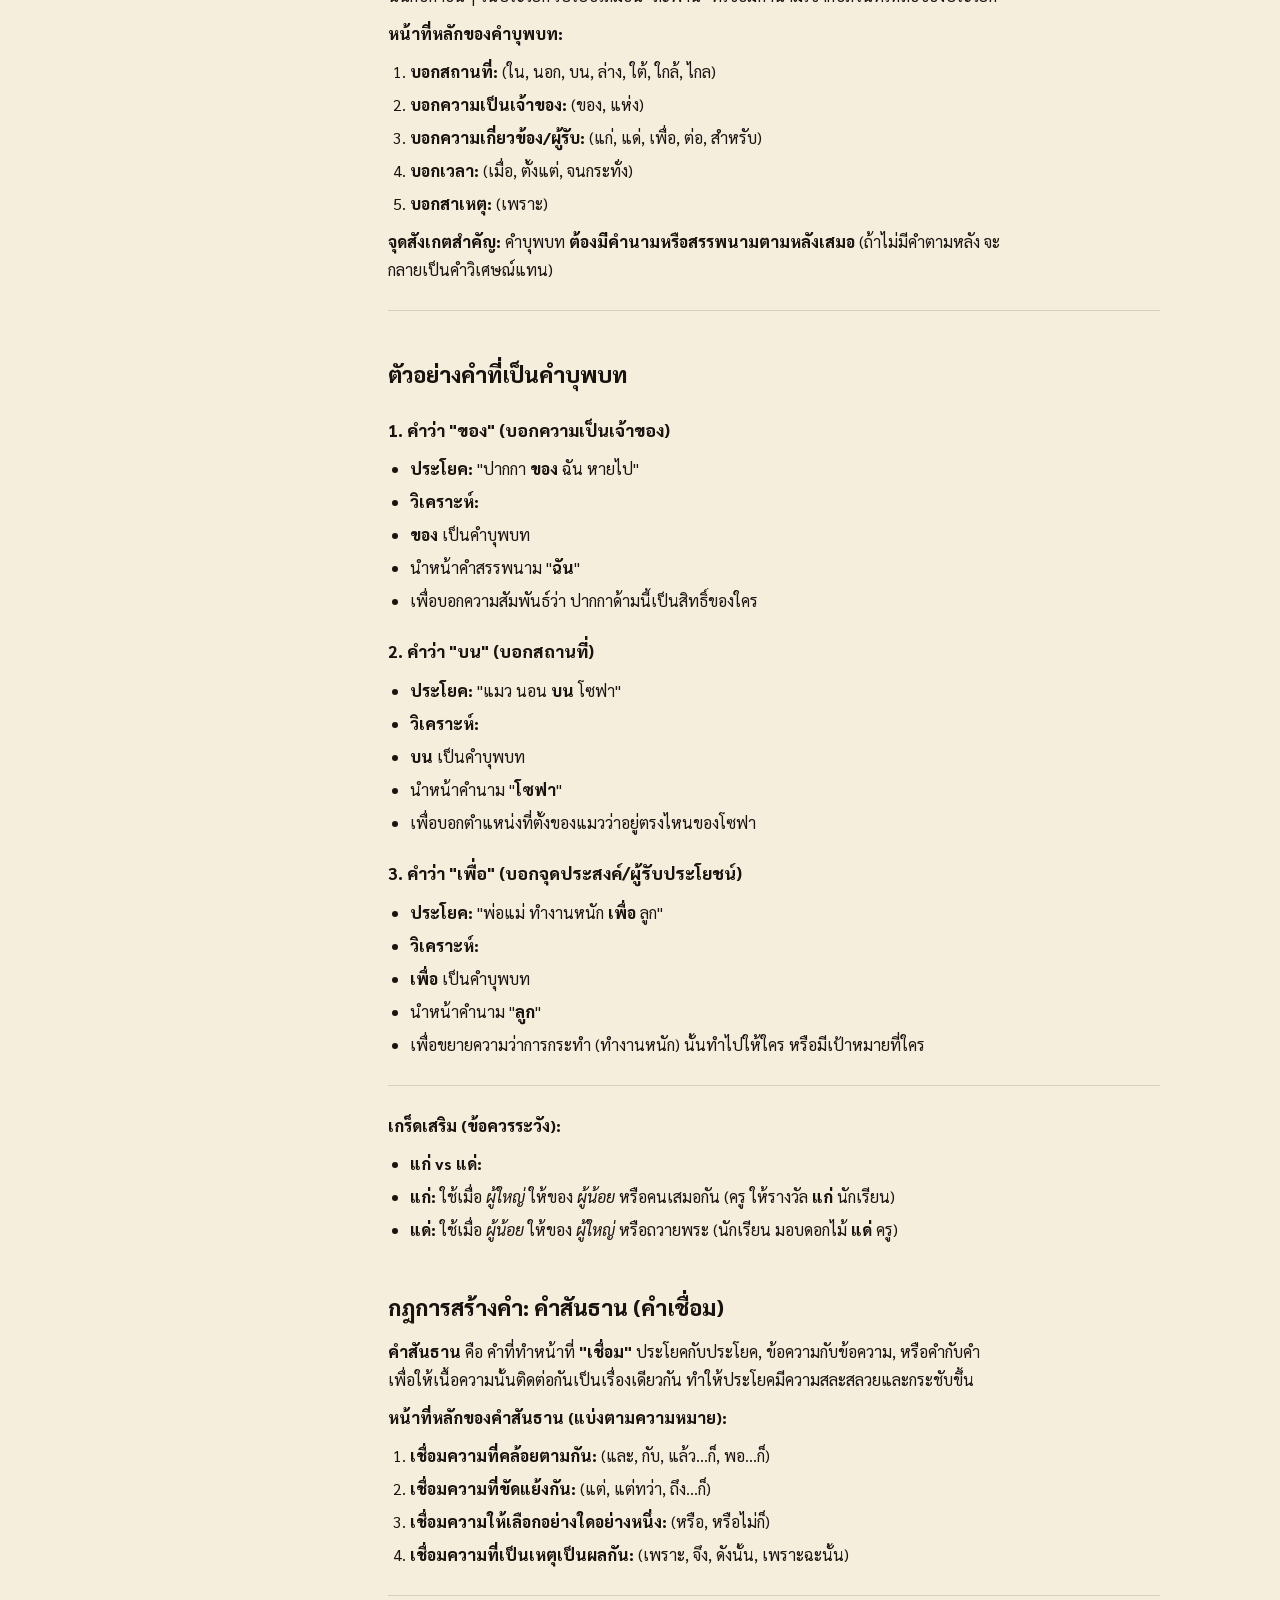
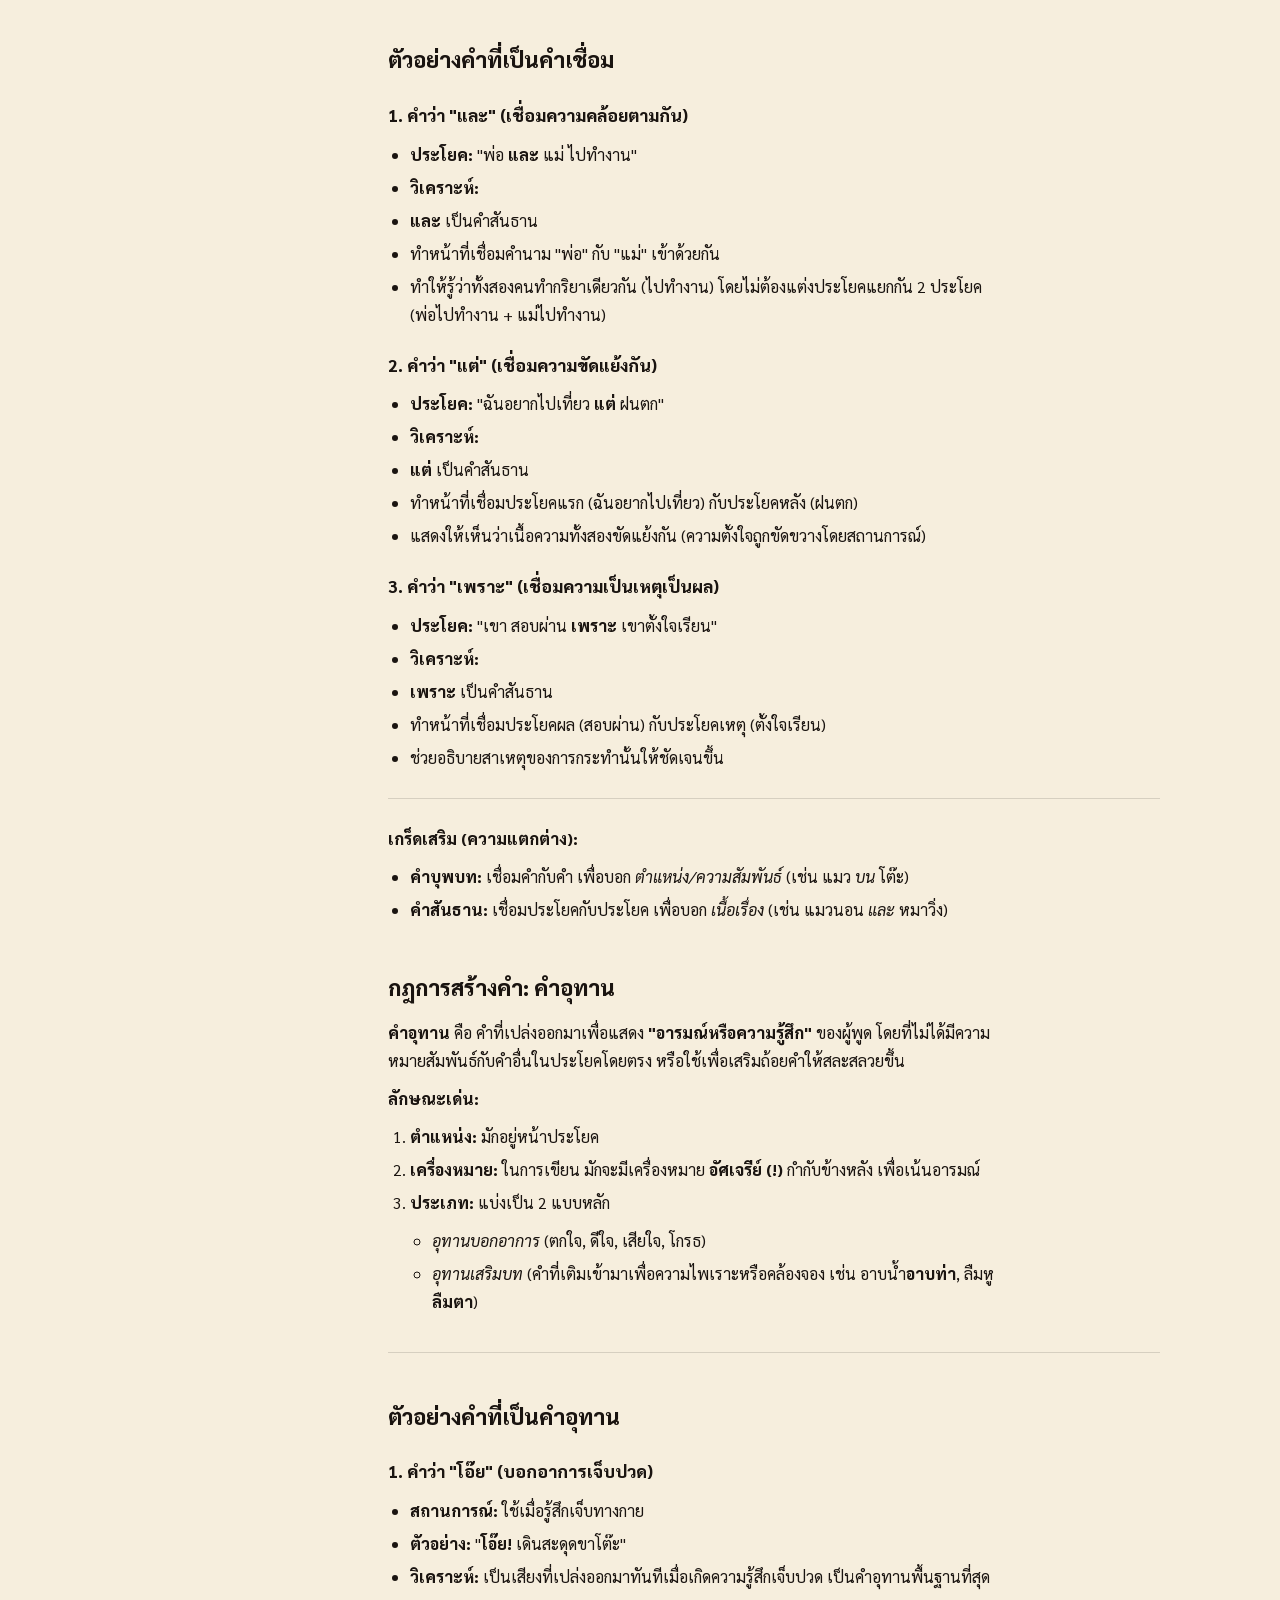
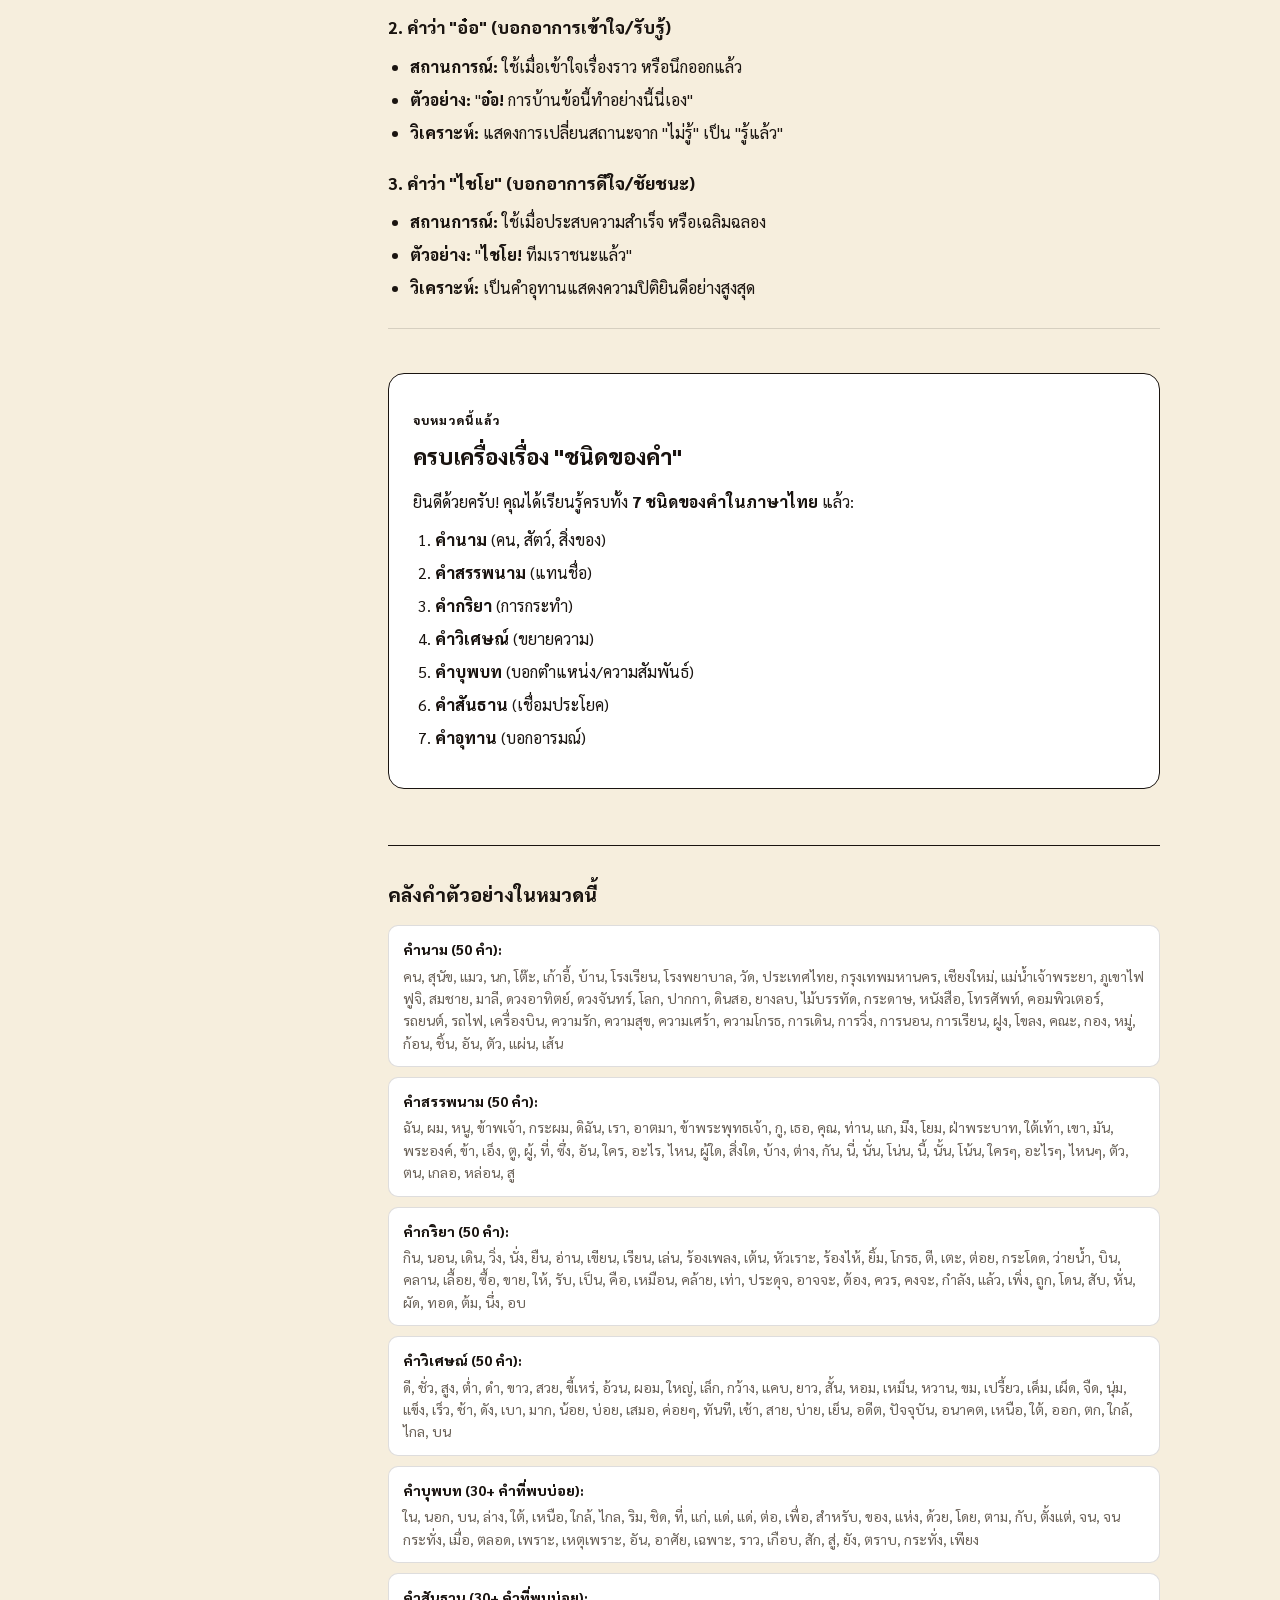
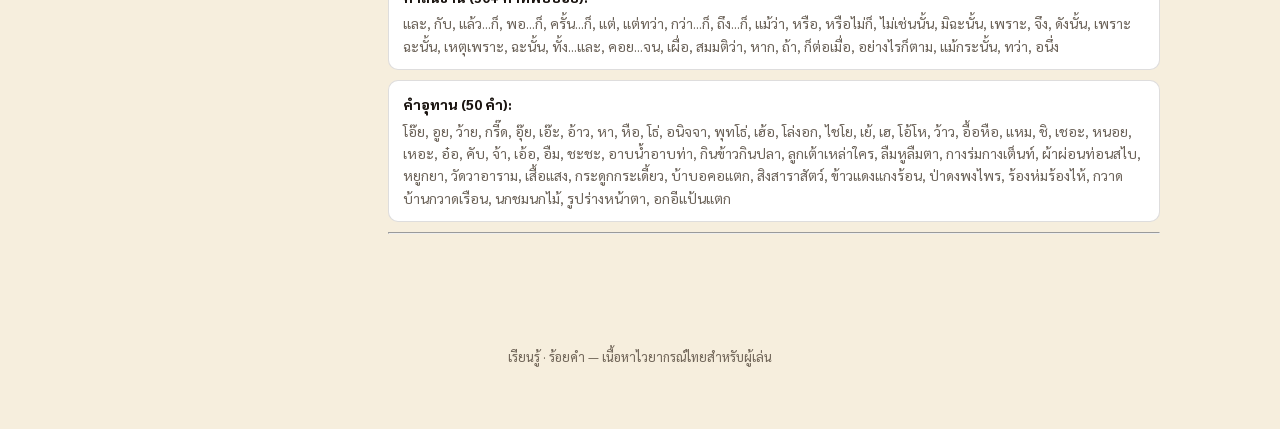
<file: learn/parts-of-speech/index.html>
<!DOCTYPE html>
<html lang="th">
<head>
<meta charset="UTF-8">
<meta name="viewport" content="width=device-width, initial-scale=1.0">
<title>ชนิดของคำ — เรียนรู้ · ร้อยคำ</title>
<meta name="description" content="คำนาม สรรพนาม กริยา วิเศษณ์ บุพบท สันธาน อุทาน">
<link rel="preconnect" href="https://fonts.googleapis.com">
<link rel="preconnect" href="https://fonts.gstatic.com" crossorigin>
<link href="https://fonts.googleapis.com/css2?family=Sarabun:wght@400;500;600;700;800&family=Prompt:wght@700&display=swap" rel="stylesheet">
<link rel="stylesheet" href="../shared.css">
</head>
<body>
<div class="topbar">
  <div class="topbar-inner">
    <a class="brand" href=".."><span class="site-title">เรียนรู้</span><span class="wordmark">· ร้อยคำ</span></a>
    <nav class="topnav" id="topnav"><a href="../final-consonants/" class="">มาตราตัวสะกด</a><a href="../consonant-classes/" class="">ไตรยางศ์</a><a href="../vowel-forms/" class="">รูปสระ ร หัน และ บัน</a><a href="." class="active">ชนิดของคำ</a><a href="../word-nature/" class="">ลักษณะคำและระดับภาษา</a><a href="../word-formation/" class="">การสร้างคำ</a></nav>
    <button class="nav-toggle" id="navToggle" aria-expanded="false" aria-controls="topnav">เมนู</button>
    <a class="play-link" href="../../">เล่นเกม →</a>
  </div>
</div>

<div class="page">
  <aside class="toc">
    <details class="toc-inner" open>
      <summary>หัวข้อในหมวดนี้ <span aria-hidden="true">▾</span></summary>
      <p class="toc-title" style="margin-top:10px;">ชนิดของคำ</p>
      <ol><li><a href="#nouns">คำนาม</a></li><li><a href="#pronouns">คำสรรพนาม</a></li><li><a href="#verbs">คำกริยา</a></li><li><a href="#adverbs">คำวิเศษณ์</a></li><li><a href="#prepositions">คำบุพบท</a></li><li><a href="#conjunctions">คำสันธาน (คำเชื่อม)</a></li><li><a href="#interjections">คำอุทาน</a></li></ol>
    </details>
  </aside>
  <main style="--accent:var(--orange);">
    <div class="page-head">
      <p class="eyebrow">เรียนรู้ · ร้อยคำ</p>
      <h1>ชนิดของคำ</h1>
      <p>คำนาม สรรพนาม กริยา วิเศษณ์ บุพบท สันธาน อุทาน</p>
      <span class="mode-badge">ใช้ในโหมด "ทายชนิดคำ"</span>
    </div>
    <section id="nouns"><h2>กฎการสร้างคำ: คำนาม</h2><p><strong>คำนาม</strong> คือ คำที่ใช้สำหรับ <strong>"เรียกชื่อ"</strong> สิ่งต่างๆ ทั้งที่มีชีวิตและไม่มีชีวิต ทั้งที่เป็นรูปธรรม (จับต้องได้) และนามธรรม (จับต้องไม่ได้)</p><p><strong>ประเภทหลักๆ ที่ควรรู้จัก:</strong></p><ol><li><strong>สามานยนาม:</strong> คำเรียกชื่อทั่วไป ไม่เจาะจง (เช่น คน, แมว, บ้าน, ปากกา)</li><li><strong>วิสามานยนาม:</strong> คำเรียกชื่อเฉพาะเจาะจง (เช่น ประเทศไทย, สมชาย, กรุงเทพฯ)</li><li><strong>อาการนาม:</strong> คำเรียกสิ่งที่จับต้องไม่ได้ มักขึ้นต้นด้วย <strong>"การ"</strong> (นำหน้ากริยา) หรือ <strong>"ความ"</strong> (นำหน้าวิเศษณ์)</li></ol><hr></section>
    <section id="nouns-examples"><h2>ตัวอย่างคำที่เป็นคำนาม</h2><h3>1. คำว่า "โรงเรียน" (สามานยนาม)</h3><ul><li><strong>ประเภท:</strong> คำนามทั่วไป</li><li><strong>วิเคราะห์:</strong> ใช้เรียกสถานที่สำหรับฝึกสอนนักเรียน โดยไม่เจาะจงว่าเป็นโรงเรียนไหน หากต้องการเจาะจงต้องเติมชื่อต่อท้าย (เช่น โรงเรียนขอนแก่นวิทยายน)</li></ul><h3>2. คำว่า "ดอยอินทนนท์" (วิสามานยนาม)</h3><ul><li><strong>ประเภท:</strong> คำนามชี้เฉพาะ</li><li><strong>วิเคราะห์:</strong> เป็นชื่อเฉพาะของภูเขาที่สูงที่สุดในไทย เมื่อเอ่ยคำนี้ ผู้ฟังจะเข้าใจทันทีว่าหมายถึงภูเขาลูกไหนเพียงลูกเดียว</li></ul><h3>3. คำว่า "ความสุข" (อาการนาม)</h3><ul><li><strong>ประเภท:</strong> คำนามธรรม (Abstract Noun)</li><li><strong>วิเคราะห์:</strong> เกิดจากการเติมคำว่า <strong>"ความ"</strong> หน้าคำวิเศษณ์ "สุข" เพื่อเปลี่ยนสภาพให้เป็นคำนาม ใช้เรียกสภาวะของจิตใจ</li></ul><hr><p><strong>เกร็ดเสริม:</strong></p><p>ในภาษาไทย คำนามมักจะทำหน้าที่เป็น <strong>ประธาน</strong> (ผู้กระทำ) หรือ <strong>กรรม</strong> (ผู้ถูกกระทำ) ในประโยคครับ</p></section>
    <section id="pronouns"><h2>กฎการสร้างคำ: คำสรรพนาม</h2><p><strong>คำสรรพนาม</strong> คือ คำที่ใช้ <strong>"แทน"</strong> คำนาม (คน, สัตว์, สิ่งของ, สถานที่) เพื่อผู้พูดจะได้ไม่ต้องกล่าวคำนามนั้นซ้ำๆ ประโยคจึงจะมีความสละสลวยและกระชับขึ้น</p><p>ประเภทที่สำคัญที่สุดคือ <strong>บุรุษสรรพนาม</strong> ซึ่งแบ่งเป็น 3 ชนิด:</p><ol><li><strong>สรรพนามบุรุษที่ 1:</strong> ใช้แทนตัวผู้พูด (เช่น ฉัน, ผม, ข้าพเจ้า, หนู, อาตมา)</li><li><strong>สรรพนามบุรุษที่ 2:</strong> ใช้แทนตัวผู้ฟัง (เช่น เธอ, คุณ, ท่าน, แก)</li><li><strong>สรรพนามบุรุษที่ 3:</strong> ใช้แทนผู้ที่ถูกกล่าวถึง (เช่น เขา, มัน, ท่าน, พระองค์)</li></ol><hr></section>
    <section id="pronouns-examples"><h2>ตัวอย่างคำที่เป็นคำสรรพนาม</h2><h3>1. คำว่า "เขา" (สรรพนามบุรุษที่ 3)</h3><ul><li><strong>หน้าที่:</strong> ใช้แทนชื่อของบุคคลที่เรากำลังพูดถึง (ไม่ได้อยู่ในวงสนทนา)</li><li><strong>ตัวอย่างการใช้:</strong> "สมชายไม่อยู่แล้ว <strong>เขา</strong> ออกไปข้างนอก" (ใช้ "เขา" แทน "สมชาย" เพื่อไม่ให้พูดว่า "สมชายไม่อยู่แล้ว สมชายออกไปข้างนอก")</li></ul><h3>2. คำว่า "คุณ" (สรรพนามบุรุษที่ 2)</h3><ul><li><strong>หน้าที่:</strong> ใช้แทนชื่อของคู่สนทนา (ผู้ฟัง) เป็นคำสุภาพที่ใช้ได้ทั่วไป</li><li><strong>ตัวอย่างการใช้:</strong> "<strong>คุณ</strong> ทานข้าวหรือยังครับ?" (ใช้แทนชื่อจริงของผู้ฟัง)</li></ul><h3>3. คำว่า "มัน" (สรรพนามบุรุษที่ 3)</h3><ul><li><strong>หน้าที่:</strong> ใช้แทนสัตว์ หรือสิ่งของ (บางครั้งใช้กับคนในบริบทที่สนิทสนมมากๆ หรือเหยียดหยาม แต่ตามหลักภาษาใช้กับสัตว์/สิ่งของเป็นหลัก)</li><li><strong>ตัวอย่างการใช้:</strong> "แมวตัวนั้นน่ารักจัง <strong>มัน</strong> ชอบกินปลาทู" (ใช้ "มัน" แทน "แมว")</li></ul><hr><p><strong>เกร็ดเสริม:</strong></p><p>ภาษาไทยมีความพิเศษตรงที่ <strong>"คำสรรพนามบอกระดับภาษา"</strong> การเลือกใช้คำสรรพนามจะบ่งบอกถึงความสัมพันธ์, เพศ, วัย และสถานะทางสังคมของผู้พูดและผู้ฟังได้ชัดเจน (เช่น ผม vs กู, คุณ vs มึง)</p></section>
    <section id="verbs"><h2>กฎการสร้างคำ: คำกริยา</h2><p><strong>คำกริยา</strong> คือ คำที่แสดง <strong>"การกระทำ"</strong> (Action), <strong>"อาการ"</strong> (State), หรือ <strong>"สภาพ"</strong> ของประธานในประโยค เพื่อบอกให้รู้ว่าประธานทำอะไร หรือเป็นอย่างไร</p><p><strong>ลักษณะเด่นของคำกริยาไทย:</strong></p><ol><li><strong>ไม่เปลี่ยนรูป:</strong> ไม่ว่าจะอดีต ปัจจุบัน หรืออนาคต คำกริยาไทยเขียนเหมือนเดิมเสมอ (ไม่มีการเติม -ed, -ing เหมือนภาษาอังกฤษ)</li><li><strong>บอกกาลเวลาด้วยคำขยาย:</strong> จะใช้คำช่วย เช่น <em>กำลัง, แล้ว, จะ</em> มาวางหน้าหรือหลังคำกริยาเพื่อบอกเวลาแทน</li><li><strong>ทำหน้าที่เป็นภาคแสดง:</strong> เป็นหัวใจสำคัญของประโยคที่ขาดไม่ได้</li></ol><hr></section>
    <section id="verbs-examples"><h2>ตัวอย่างคำที่เป็นคำกริยา (แบ่งตามประเภทหลัก)</h2><h3>1. คำว่า "นอน" (อกรรมกริยา - ไม่ต้องการกรรม)</h3><ul><li><strong>ประเภท:</strong> กริยาที่ความหมายสมบูรณ์ในตัวเอง</li><li><strong>วิเคราะห์:</strong> เมื่อพูดว่า "ฉัน <strong>นอน</strong>" ผู้ฟังเข้าใจได้ทันทีว่าทำอะไรอยู่ โดยไม่ต้องมีคำอื่นมาต่อท้าย (ไม่ต้องบอกว่า นอนอะไร)</li></ul><h3>2. คำว่า "กิน" (สกรรมกริยา - ต้องการกรรม)</h3><ul><li><strong>ประเภท:</strong> กริยาที่ต้องมีผู้ถูกกระทำมารับ</li><li><strong>วิเคราะห์:</strong> หากพูดแค่ "ฉัน <strong>กิน</strong>..." ประโยคจะไม่สมบูรณ์ ผู้ฟังจะสงสัยว่า "กินอะไร?" จึงต้องมีกรรมมารับ เช่น "ฉัน <strong>กิน</strong><em>ข้าว</em>" (ข้าว เป็นกรรม)</li></ul><h3>3. คำว่า "คือ" (วิกตรรถกริยา - กริยาเปรียบเทียบ)</h3><ul><li><strong>ประเภท:</strong> กริยาที่ไม่มีเนื้อความในตนเอง (Verb to be)</li><li><strong>วิเคราะห์:</strong> ใช้เพื่อบอกความสัมพันธ์หรือสถานะ เช่น "เขา <strong>คือ</strong> <em>ครู</em>" (คำว่า 'ครู' ในที่นี้ไม่ใช่กรรมที่ถูกกระทำ แต่เป็นส่วนเติมเต็มที่มาขยายความให้สมบูรณ์)</li></ul><hr><p><strong>เกร็ดเสริม:</strong></p><p>คำกริยาในภาษาไทยมีบทบาทสำคัญมาก บางครั้งคำเดียวก็สื่อความหมายได้ (เช่น "ไป", "มา", "กิน") โดยละประธานไว้ในฐานที่เข้าใจครับ</p></section>
    <section id="adverbs"><h2>กฎการสร้างคำ: คำวิเศษณ์</h2><p><strong>คำวิเศษณ์</strong> คือ คำที่ทำหน้าที่ <strong>"ขยาย"</strong> คำอื่น (ได้แก่ คำนาม, คำสรรพนาม, คำกริยา, หรือคำวิเศษณ์ด้วยกันเอง) เพื่อให้เนื้อความมีความชัดเจน ละเอียด หรือเฉพาะเจาะจงมากขึ้น</p><p><strong>สิ่งที่คำวิเศษณ์มักจะบอก:</strong></p><ol><li><strong>ลักษณะ:</strong> (สูง, ต่ำ, ดำ, ขาว, ดี, ชั่ว)</li><li><strong>อาการ:</strong> (เร็ว, ช้า, คล่อง)</li><li><strong>เวลา:</strong> (เช้า, สาย, บ่าย, เย็น, อดีต, อนาคต)</li><li><strong>สถานที่:</strong> (ใกล้, ไกล, บน, ล่าง)</li><li><strong>ปริมาณ/จำนวน:</strong> (มาก, น้อย, หนึ่ง, สอง)</li><li><strong>ความชี้เฉพาะ:</strong> (นี่, นั่น, โน่น)</li></ol><p><strong>ตำแหน่ง:</strong> ในภาษาไทย คำวิเศษณ์มักวางอยู่ <strong>"หลัง"</strong> คำที่ต้องการขยายเสมอ</p><hr></section>
    <section id="adverbs-examples"><h2>ตัวอย่างคำที่เป็นคำวิเศษณ์</h2><h3>1. คำว่า "เร็ว" (วิเศษณ์บอกอาการ)</h3><ul><li><strong>หน้าที่:</strong> ขยายคำกริยา</li><li><strong>ตัวอย่างประโยค:</strong> "เขา วิ่ง <strong>เร็ว</strong>"</li><li><strong>วิเคราะห์:</strong> คำว่า "เร็ว" ไปขยายกริยา "วิ่ง" เพื่อบอกให้รู้ว่าวิ่งอย่างไร (ไม่ได้วิ่งช้า หรือวิ่งเหยาะๆ)</li></ul><h3>2. คำว่า "มาก" (วิเศษณ์บอกปริมาณ/ระดับ)</h3><ul><li><strong>หน้าที่:</strong> ขยายคำวิเศษณ์ หรือ คำกริยา</li><li><strong>ตัวอย่างประโยค:</strong> "อาหารร้านนี้ อร่อย <strong>มาก</strong>"</li><li><strong>วิเคราะห์:</strong> คำว่า "มาก" ไปขยายคำว่า "อร่อย" (ซึ่งเป็นวิเศษณ์อยู่แล้ว) เพื่อบอกระดับความอร่อยว่าอยู่ในระดับสูง</li></ul><h3>3. คำว่า "หอม" (วิเศษณ์บอกลักษณะ/สัมผัส)</h3><ul><li><strong>หน้าที่:</strong> ขยายคำนาม หรือ คำกริยา</li><li><strong>ตัวอย่างประโยค:</strong> "ดอกไม้ <strong>หอม</strong>"</li><li><strong>วิเคราะห์:</strong> คำว่า "หอม" ไปขยาย "ดอกไม้" (คำนาม) เพื่อบอกคุณสมบัติของกลิ่น หรือขยายกริยาว่าเป็น/มีกลิ่นหอม</li></ul><hr><p><strong>สรุปภาพรวมชนิดของคำหลักๆ:</strong></p><p>ตอนนี้เราได้เรียนรู้ <strong>คำนาม</strong> (เรียกชื่อ), <strong>คำสรรพนาม</strong> (ใช้แทนชื่อ), <strong>คำกริยา</strong> (การกระทำ), และ <strong>คำวิเศษณ์</strong> (คำขยาย) ครบ 4 เสาหลักของประโยคแล้วครับ</p><p>เหลือเพียง <strong>"คำบุพบท"</strong> (บอกตำแหน่ง/ความเกี่ยวข้อง), <strong>"คำสันธาน"</strong> (คำเชื่อม), และ <strong>"คำอุทาน"</strong> (บอกอารมณ์)</p></section>
    <section id="prepositions"><h2>กฎการสร้างคำ: คำบุพบท</h2><p><strong>คำบุพบท</strong> คือ คำที่ใช้นำหน้า <strong>คำนาม</strong> หรือ <strong>คำสรรพนาม</strong> เพื่อบอก "ความสัมพันธ์" ระหว่างคำนั้นกับคำอื่นๆ ในประโยค เปรียบเสมือน "สะพาน" ที่เชื่อมคำนามเข้ากับส่วนที่เหลือของประโยค</p><p><strong>หน้าที่หลักของคำบุพบท:</strong></p><ol><li><strong>บอกสถานที่:</strong> (ใน, นอก, บน, ล่าง, ใต้, ใกล้, ไกล)</li><li><strong>บอกความเป็นเจ้าของ:</strong> (ของ, แห่ง)</li><li><strong>บอกความเกี่ยวข้อง/ผู้รับ:</strong> (แก่, แด่, เพื่อ, ต่อ, สำหรับ)</li><li><strong>บอกเวลา:</strong> (เมื่อ, ตั้งแต่, จนกระทั่ง)</li><li><strong>บอกสาเหตุ:</strong> (เพราะ)</li></ol><p><strong>จุดสังเกตสำคัญ:</strong> คำบุพบท <strong>ต้องมีคำนามหรือสรรพนามตามหลังเสมอ</strong> (ถ้าไม่มีคำตามหลัง จะกลายเป็นคำวิเศษณ์แทน)</p><hr></section>
    <section id="prepositions-examples"><h2>ตัวอย่างคำที่เป็นคำบุพบท</h2><h3>1. คำว่า "ของ" (บอกความเป็นเจ้าของ)</h3><ul><li><strong>ประโยค:</strong> "ปากกา <strong>ของ</strong> ฉัน หายไป"</li><li><strong>วิเคราะห์:</strong></li><li><strong>ของ</strong> เป็นคำบุพบท</li><li>นำหน้าคำสรรพนาม "<strong>ฉัน</strong>"</li><li>เพื่อบอกความสัมพันธ์ว่า ปากกาด้ามนี้เป็นสิทธิ์ของใคร</li></ul><h3>2. คำว่า "บน" (บอกสถานที่)</h3><ul><li><strong>ประโยค:</strong> "แมว นอน <strong>บน</strong> โซฟา"</li><li><strong>วิเคราะห์:</strong></li><li><strong>บน</strong> เป็นคำบุพบท</li><li>นำหน้าคำนาม "<strong>โซฟา</strong>"</li><li>เพื่อบอกตำแหน่งที่ตั้งของแมวว่าอยู่ตรงไหนของโซฟา</li></ul><h3>3. คำว่า "เพื่อ" (บอกจุดประสงค์/ผู้รับประโยชน์)</h3><ul><li><strong>ประโยค:</strong> "พ่อแม่ ทำงานหนัก <strong>เพื่อ</strong> ลูก"</li><li><strong>วิเคราะห์:</strong></li><li><strong>เพื่อ</strong> เป็นคำบุพบท</li><li>นำหน้าคำนาม "<strong>ลูก</strong>"</li><li>เพื่อขยายความว่าการกระทำ (ทำงานหนัก) นั้นทำไปให้ใคร หรือมีเป้าหมายที่ใคร</li></ul><hr><p><strong>เกร็ดเสริม (ข้อควรระวัง):</strong></p><ul><li><strong>แก่ vs แด่:</strong></li><li><strong>แก่:</strong> ใช้เมื่อ <em>ผู้ใหญ่</em> ให้ของ <em>ผู้น้อย</em> หรือคนเสมอกัน (ครู ให้รางวัล <strong>แก่</strong> นักเรียน)</li><li><strong>แด่:</strong> ใช้เมื่อ <em>ผู้น้อย</em> ให้ของ <em>ผู้ใหญ่</em> หรือถวายพระ (นักเรียน มอบดอกไม้ <strong>แด่</strong> ครู)</li></ul></section>
    <section id="conjunctions"><h2>กฎการสร้างคำ: คำสันธาน (คำเชื่อม)</h2><p><strong>คำสันธาน</strong> คือ คำที่ทำหน้าที่ <strong>"เชื่อม"</strong> ประโยคกับประโยค, ข้อความกับข้อความ, หรือคำกับคำ เพื่อให้เนื้อความนั้นติดต่อกันเป็นเรื่องเดียวกัน ทำให้ประโยคมีความสละสลวยและกระชับขึ้น</p><p><strong>หน้าที่หลักของคำสันธาน (แบ่งตามความหมาย):</strong></p><ol><li><strong>เชื่อมความที่คล้อยตามกัน:</strong> (และ, กับ, แล้ว...ก็, พอ...ก็)</li><li><strong>เชื่อมความที่ขัดแย้งกัน:</strong> (แต่, แต่ทว่า, ถึง...ก็)</li><li><strong>เชื่อมความให้เลือกอย่างใดอย่างหนึ่ง:</strong> (หรือ, หรือไม่ก็)</li><li><strong>เชื่อมความที่เป็นเหตุเป็นผลกัน:</strong> (เพราะ, จึง, ดังนั้น, เพราะฉะนั้น)</li></ol><hr></section>
    <section id="conjunctions-examples"><h2>ตัวอย่างคำที่เป็นคำเชื่อม</h2><h3>1. คำว่า "และ" (เชื่อมความคล้อยตามกัน)</h3><ul><li><strong>ประโยค:</strong> "พ่อ <strong>และ</strong> แม่ ไปทำงาน"</li><li><strong>วิเคราะห์:</strong></li><li><strong>และ</strong> เป็นคำสันธาน</li><li>ทำหน้าที่เชื่อมคำนาม "พ่อ" กับ "แม่" เข้าด้วยกัน</li><li>ทำให้รู้ว่าทั้งสองคนทำกริยาเดียวกัน (ไปทำงาน) โดยไม่ต้องแต่งประโยคแยกกัน 2 ประโยค (พ่อไปทำงาน + แม่ไปทำงาน)</li></ul><h3>2. คำว่า "แต่" (เชื่อมความขัดแย้งกัน)</h3><ul><li><strong>ประโยค:</strong> "ฉันอยากไปเที่ยว <strong>แต่</strong> ฝนตก"</li><li><strong>วิเคราะห์:</strong></li><li><strong>แต่</strong> เป็นคำสันธาน</li><li>ทำหน้าที่เชื่อมประโยคแรก (ฉันอยากไปเที่ยว) กับประโยคหลัง (ฝนตก)</li><li>แสดงให้เห็นว่าเนื้อความทั้งสองขัดแย้งกัน (ความตั้งใจถูกขัดขวางโดยสถานการณ์)</li></ul><h3>3. คำว่า "เพราะ" (เชื่อมความเป็นเหตุเป็นผล)</h3><ul><li><strong>ประโยค:</strong> "เขา สอบผ่าน <strong>เพราะ</strong> เขาตั้งใจเรียน"</li><li><strong>วิเคราะห์:</strong></li><li><strong>เพราะ</strong> เป็นคำสันธาน</li><li>ทำหน้าที่เชื่อมประโยคผล (สอบผ่าน) กับประโยคเหตุ (ตั้งใจเรียน)</li><li>ช่วยอธิบายสาเหตุของการกระทำนั้นให้ชัดเจนขึ้น</li></ul><hr><p><strong>เกร็ดเสริม (ความแตกต่าง):</strong></p><ul><li><strong>คำบุพบท:</strong> เชื่อมคำกับคำ เพื่อบอก <em>ตำแหน่ง/ความสัมพันธ์</em> (เช่น แมว <em>บน</em> โต๊ะ)</li><li><strong>คำสันธาน:</strong> เชื่อมประโยคกับประโยค เพื่อบอก <em>เนื้อเรื่อง</em> (เช่น แมวนอน <em>และ</em> หมาวิ่ง)</li></ul></section>
    <section id="interjections"><h2>กฎการสร้างคำ: คำอุทาน</h2><p><strong>คำอุทาน</strong> คือ คำที่เปล่งออกมาเพื่อแสดง <strong>"อารมณ์หรือความรู้สึก"</strong> ของผู้พูด โดยที่ไม่ได้มีความหมายสัมพันธ์กับคำอื่นในประโยคโดยตรง หรือใช้เพื่อเสริมถ้อยคำให้สละสลวยขึ้น</p><p><strong>ลักษณะเด่น:</strong></p><ol><li><strong>ตำแหน่ง:</strong> มักอยู่หน้าประโยค</li><li><strong>เครื่องหมาย:</strong> ในการเขียน มักจะมีเครื่องหมาย <strong>อัศเจรีย์ (!)</strong> กำกับข้างหลัง เพื่อเน้นอารมณ์</li><li><strong>ประเภท:</strong> แบ่งเป็น 2 แบบหลัก<ul><li><em>อุทานบอกอาการ</em> (ตกใจ, ดีใจ, เสียใจ, โกรธ)</li><li><em>อุทานเสริมบท</em> (คำที่เติมเข้ามาเพื่อความไพเราะหรือคล้องจอง เช่น อาบน้ำ<strong>อาบท่า</strong>, ลืมหู<strong>ลืมตา</strong>)</li></ul></li></ol><hr></section>
    <section id="interjections-examples"><h2>ตัวอย่างคำที่เป็นคำอุทาน</h2><h3>1. คำว่า "โอ๊ย" (บอกอาการเจ็บปวด)</h3><ul><li><strong>สถานการณ์:</strong> ใช้เมื่อรู้สึกเจ็บทางกาย</li><li><strong>ตัวอย่าง:</strong> "<strong>โอ๊ย!</strong> เดินสะดุดขาโต๊ะ"</li><li><strong>วิเคราะห์:</strong> เป็นเสียงที่เปล่งออกมาทันทีเมื่อเกิดความรู้สึกเจ็บปวด เป็นคำอุทานพื้นฐานที่สุด</li></ul><h3>2. คำว่า "อ๋อ" (บอกอาการเข้าใจ/รับรู้)</h3><ul><li><strong>สถานการณ์:</strong> ใช้เมื่อเข้าใจเรื่องราว หรือนึกออกแล้ว</li><li><strong>ตัวอย่าง:</strong> "<strong>อ๋อ!</strong> การบ้านข้อนี้ทำอย่างนี้นี่เอง"</li><li><strong>วิเคราะห์:</strong> แสดงการเปลี่ยนสถานะจาก "ไม่รู้" เป็น "รู้แล้ว"</li></ul><h3>3. คำว่า "ไชโย" (บอกอาการดีใจ/ชัยชนะ)</h3><ul><li><strong>สถานการณ์:</strong> ใช้เมื่อประสบความสำเร็จ หรือเฉลิมฉลอง</li><li><strong>ตัวอย่าง:</strong> "<strong>ไชโย!</strong> ทีมเราชนะแล้ว"</li><li><strong>วิเคราะห์:</strong> เป็นคำอุทานแสดงความปิติยินดีอย่างสูงสุด</li></ul><hr></section>
    
      <section id="parts-of-speech-complete" class="celebrate">
        <p class="celebrate-eyebrow">จบหมวดนี้แล้ว</p>
        <h2>ครบเครื่องเรื่อง "ชนิดของคำ"</h2>
        <p>ยินดีด้วยครับ! คุณได้เรียนรู้ครบทั้ง <strong>7 ชนิดของคำในภาษาไทย</strong> แล้ว:</p><ol><li><strong>คำนาม</strong> (คน, สัตว์, สิ่งของ)</li><li><strong>คำสรรพนาม</strong> (แทนชื่อ)</li><li><strong>คำกริยา</strong> (การกระทำ)</li><li><strong>คำวิเศษณ์</strong> (ขยายความ)</li><li><strong>คำบุพบท</strong> (บอกตำแหน่ง/ความสัมพันธ์)</li><li><strong>คำสันธาน</strong> (เชื่อมประโยค)</li><li><strong>คำอุทาน</strong> (บอกอารมณ์)</li></ol>
      </section>
    <div class="wordbank"><h2>คลังคำตัวอย่างในหมวดนี้</h2><ul><li><strong>คำนาม (50 คำ):</strong> คน, สุนัข, แมว, นก, โต๊ะ, เก้าอี้, บ้าน, โรงเรียน, โรงพยาบาล, วัด, ประเทศไทย, กรุงเทพมหานคร, เชียงใหม่, แม่น้ำเจ้าพระยา, ภูเขาไฟฟูจิ, สมชาย, มาลี, ดวงอาทิตย์, ดวงจันทร์, โลก, ปากกา, ดินสอ, ยางลบ, ไม้บรรทัด, กระดาษ, หนังสือ, โทรศัพท์, คอมพิวเตอร์, รถยนต์, รถไฟ, เครื่องบิน, ความรัก, ความสุข, ความเศร้า, ความโกรธ, การเดิน, การวิ่ง, การนอน, การเรียน, ฝูง, โขลง, คณะ, กอง, หมู่, ก้อน, ชิ้น, อัน, ตัว, แผ่น, เส้น</li><li><strong>คำสรรพนาม (50 คำ):</strong> ฉัน, ผม, หนู, ข้าพเจ้า, กระผม, ดิฉัน, เรา, อาตมา, ข้าพระพุทธเจ้า, กู, เธอ, คุณ, ท่าน, แก, มึง, โยม, ฝ่าพระบาท, ใต้เท้า, เขา, มัน, พระองค์, ข้า, เอ็ง, ตู, ผู้, ที่, ซึ่ง, อัน, ใคร, อะไร, ไหน, ผู้ใด, สิ่งใด, บ้าง, ต่าง, กัน, นี่, นั่น, โน่น, นี้, นั้น, โน้น, ใครๆ, อะไรๆ, ไหนๆ, ตัว, ตน, เกลอ, หล่อน, สู</li><li><strong>คำกริยา (50 คำ):</strong> กิน, นอน, เดิน, วิ่ง, นั่ง, ยืน, อ่าน, เขียน, เรียน, เล่น, ร้องเพลง, เต้น, หัวเราะ, ร้องไห้, ยิ้ม, โกรธ, ตี, เตะ, ต่อย, กระโดด, ว่ายน้ำ, บิน, คลาน, เลื้อย, ซื้อ, ขาย, ให้, รับ, เป็น, คือ, เหมือน, คล้าย, เท่า, ประดุจ, อาจจะ, ต้อง, ควร, คงจะ, กำลัง, แล้ว, เพิ่ง, ถูก, โดน, สับ, หั่น, ผัด, ทอด, ต้ม, นึ่ง, อบ</li><li><strong>คำวิเศษณ์ (50 คำ):</strong> ดี, ชั่ว, สูง, ต่ำ, ดำ, ขาว, สวย, ขี้เหร่, อ้วน, ผอม, ใหญ่, เล็ก, กว้าง, แคบ, ยาว, สั้น, หอม, เหม็น, หวาน, ขม, เปรี้ยว, เค็ม, เผ็ด, จืด, นุ่ม, แข็ง, เร็ว, ช้า, ดัง, เบา, มาก, น้อย, บ่อย, เสมอ, ค่อยๆ, ทันที, เช้า, สาย, บ่าย, เย็น, อดีต, ปัจจุบัน, อนาคต, เหนือ, ใต้, ออก, ตก, ใกล้, ไกล, บน</li><li><strong>คำบุพบท (30+ คำที่พบบ่อย):</strong> ใน, นอก, บน, ล่าง, ใต้, เหนือ, ใกล้, ไกล, ริม, ชิด, ที่, แก่, แด่, แด่, ต่อ, เพื่อ, สำหรับ, ของ, แห่ง, ด้วย, โดย, ตาม, กับ, ตั้งแต่, จน, จนกระทั่ง, เมื่อ, ตลอด, เพราะ, เหตุเพราะ, อัน, อาศัย, เฉพาะ, ราว, เกือบ, สัก, สู่, ยัง, ตราบ, กระทั่ง, เพียง</li><li><strong>คำสันธาน (30+ คำที่พบบ่อย):</strong> และ, กับ, แล้ว...ก็, พอ...ก็, ครั้น...ก็, แต่, แต่ทว่า, กว่า...ก็, ถึง...ก็, แม้ว่า, หรือ, หรือไม่ก็, ไม่เช่นนั้น, มิฉะนั้น, เพราะ, จึง, ดังนั้น, เพราะฉะนั้น, เหตุเพราะ, ฉะนั้น, ทั้ง...และ, คอย...จน, เผื่อ, สมมติว่า, หาก, ถ้า, ก็ต่อเมื่อ, อย่างไรก็ตาม, แม้กระนั้น, ทว่า, อนึ่ง</li><li><strong>คำอุทาน (50 คำ):</strong> โอ๊ย, อูย, ว้าย, กรี๊ด, อุ๊ย, เอ๊ะ, อ้าว, หา, หือ, โธ่, อนิจจา, พุทโธ่, เฮ้อ, โล่งอก, ไชโย, เย้, เฮ, โอ้โห, ว้าว, อื้อหือ, แหม, ชิ, เชอะ, หนอย, เหอะ, อ๋อ, คับ, จ้า, เอ้อ, อืม, ชะชะ, อาบน้ำอาบท่า, กินข้าวกินปลา, ลูกเต้าเหล่าใคร, ลืมหูลืมตา, กางร่มกางเต็นท์, ผ้าผ่อนท่อนสไบ, หยูกยา, วัดวาอาราม, เสื้อแสง, กระดูกกระเดี้ยว, บ้าบอคอแตก, สิงสาราสัตว์, ข้าวแดงแกงร้อน, ป่าดงพงไพร, ร้องห่มร้องไห้, กวาดบ้านกวาดเรือน, นกชมนกไม้, รูปร่างหน้าตา, อกอีแป้นแตก</li></ul><hr></div>
  </main>
</div>
<footer>เรียนรู้ · ร้อยคำ — เนื้อหาไวยากรณ์ไทยสำหรับผู้เล่น</footer>
<script>
document.getElementById('navToggle').addEventListener('click',function(){
  var n=document.getElementById('topnav'); var open=n.classList.toggle('open');
  this.setAttribute('aria-expanded',open);
});
</script>
</body>
</html>
</file>
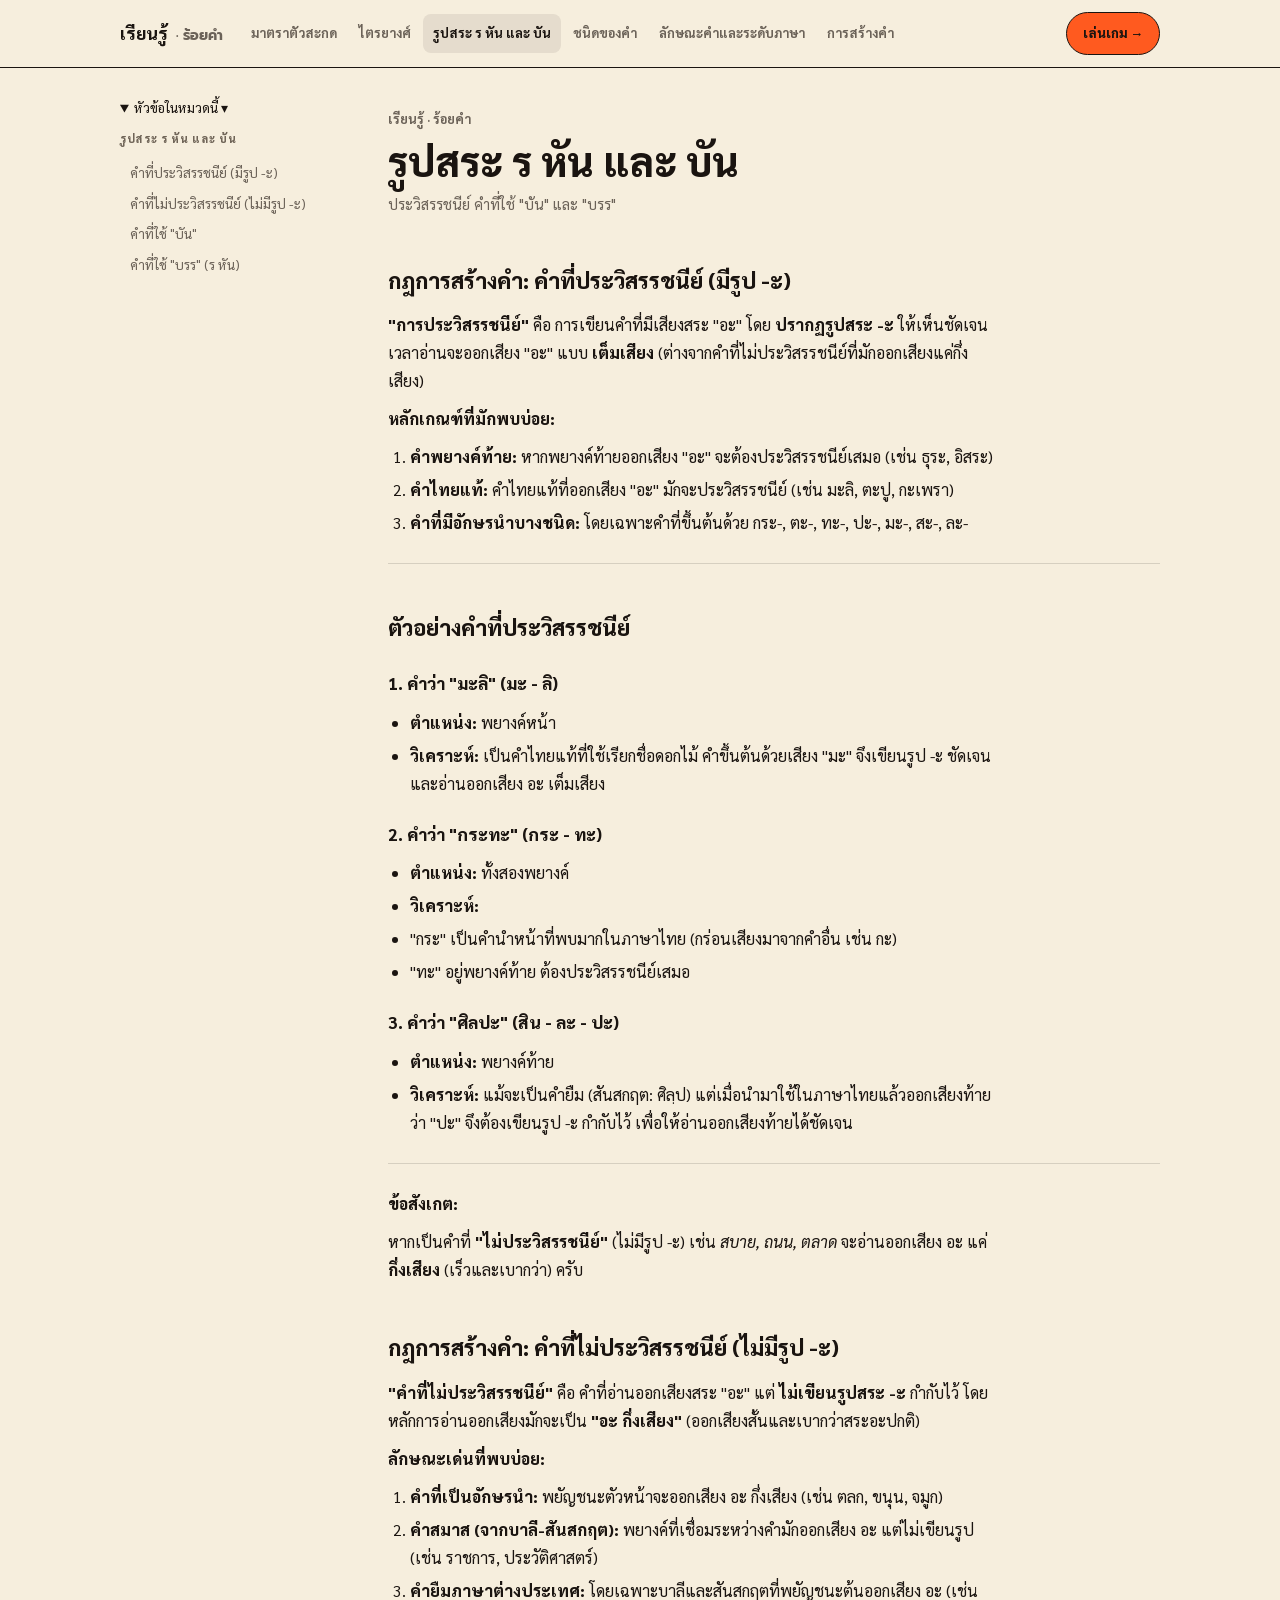
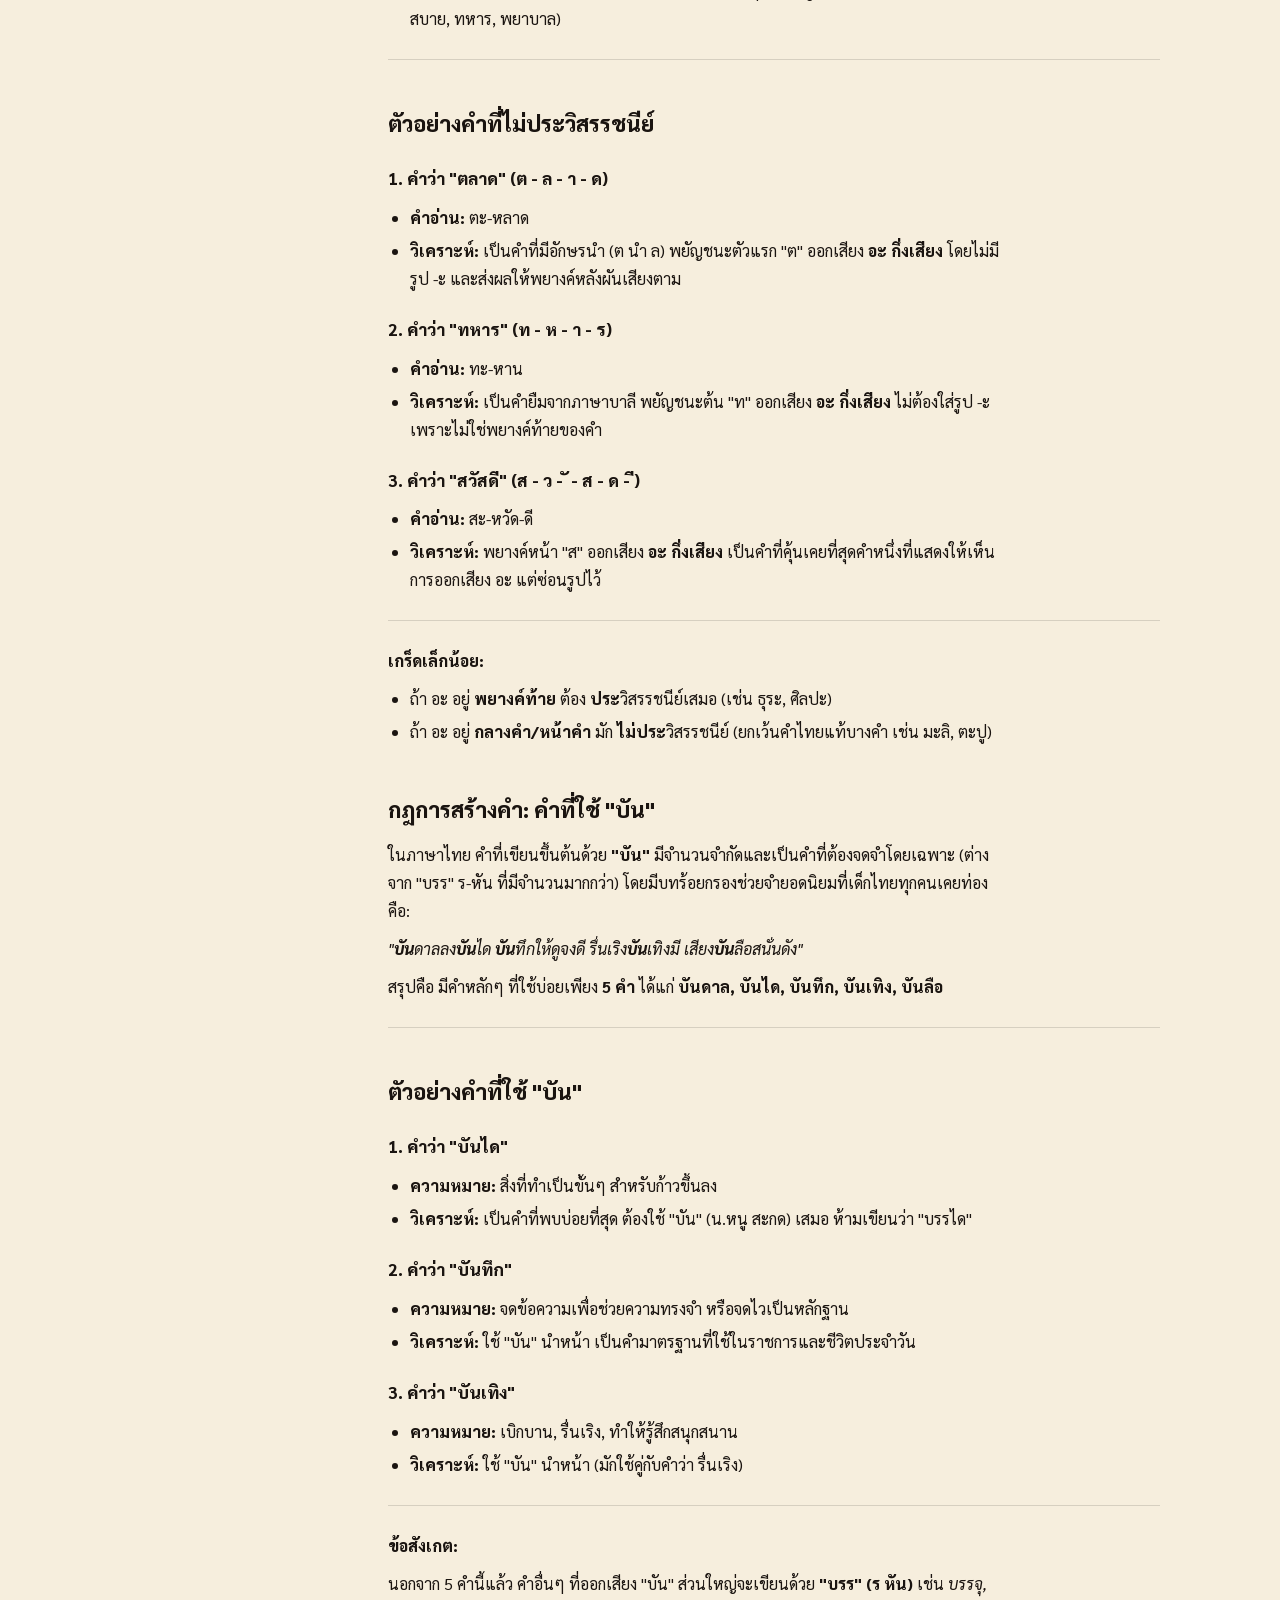
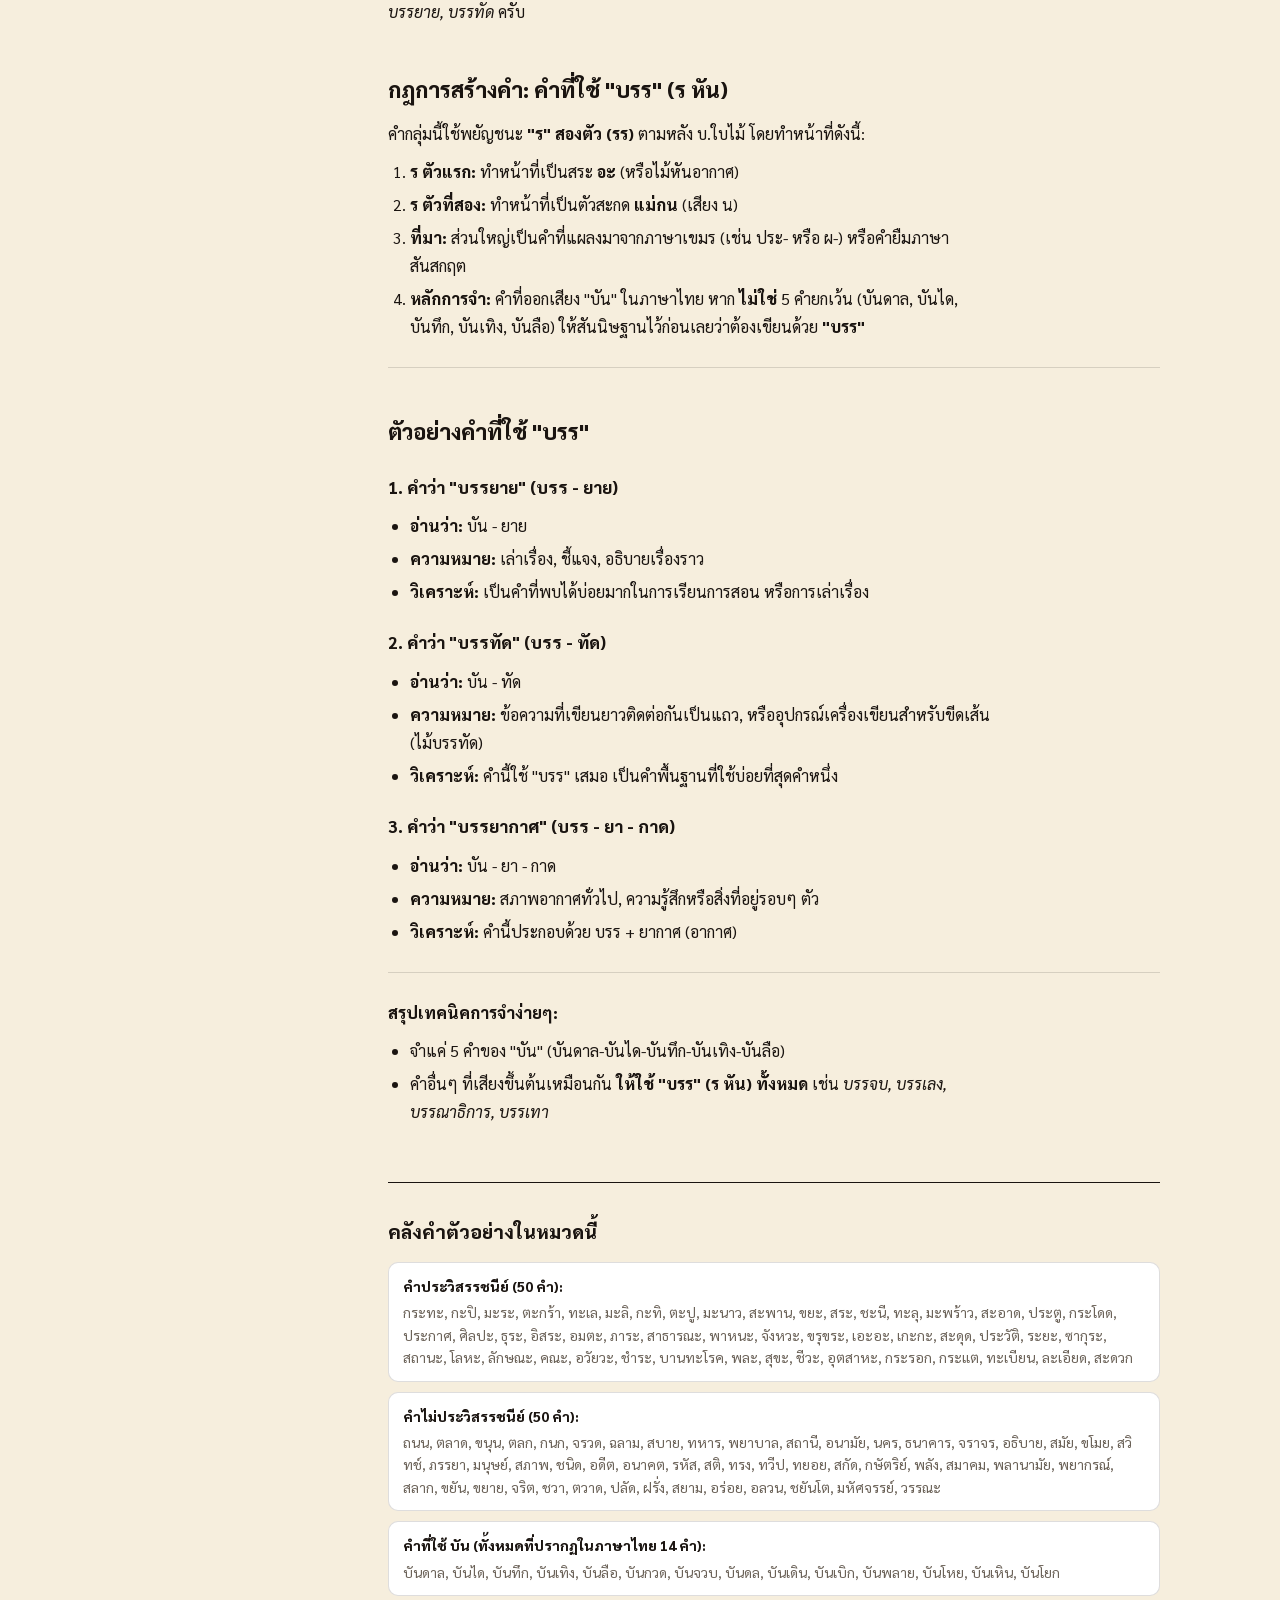
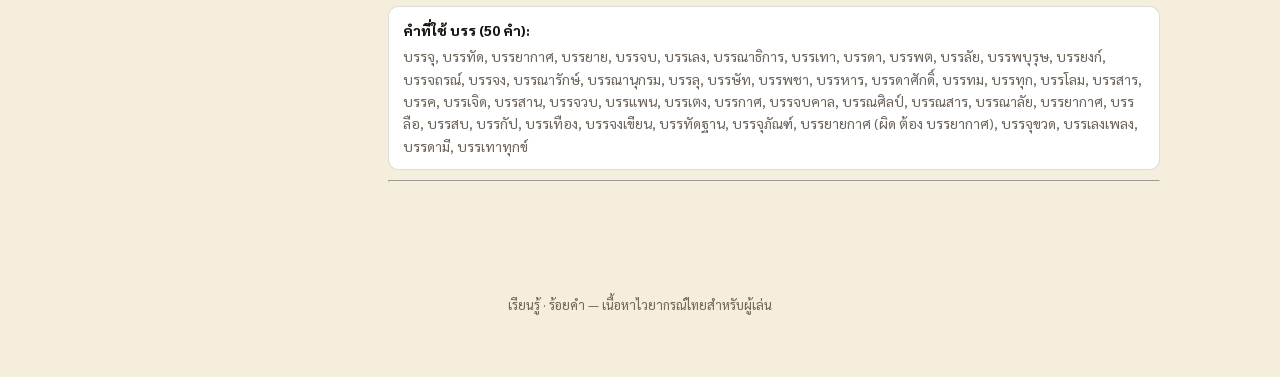
<file: learn/vowel-forms/index.html>
<!DOCTYPE html>
<html lang="th">
<head>
<meta charset="UTF-8">
<meta name="viewport" content="width=device-width, initial-scale=1.0">
<title>รูปสระ ร หัน และ บัน — เรียนรู้ · ร้อยคำ</title>
<meta name="description" content="ประวิสรรชนีย์ คำที่ใช้ "บัน" และ "บรร"">
<link rel="preconnect" href="https://fonts.googleapis.com">
<link rel="preconnect" href="https://fonts.gstatic.com" crossorigin>
<link href="https://fonts.googleapis.com/css2?family=Sarabun:wght@400;500;600;700;800&family=Prompt:wght@700&display=swap" rel="stylesheet">
<link rel="stylesheet" href="../shared.css">
</head>
<body>
<div class="topbar">
  <div class="topbar-inner">
    <a class="brand" href=".."><span class="site-title">เรียนรู้</span><span class="wordmark">· ร้อยคำ</span></a>
    <nav class="topnav" id="topnav"><a href="../final-consonants/" class="">มาตราตัวสะกด</a><a href="../consonant-classes/" class="">ไตรยางศ์</a><a href="." class="active">รูปสระ ร หัน และ บัน</a><a href="../parts-of-speech/" class="">ชนิดของคำ</a><a href="../word-nature/" class="">ลักษณะคำและระดับภาษา</a><a href="../word-formation/" class="">การสร้างคำ</a></nav>
    <button class="nav-toggle" id="navToggle" aria-expanded="false" aria-controls="topnav">เมนู</button>
    <a class="play-link" href="../../">เล่นเกม →</a>
  </div>
</div>

<div class="page">
  <aside class="toc">
    <details class="toc-inner" open>
      <summary>หัวข้อในหมวดนี้ <span aria-hidden="true">▾</span></summary>
      <p class="toc-title" style="margin-top:10px;">รูปสระ ร หัน และ บัน</p>
      <ol><li><a href="#vosun-explicit">คำที่ประวิสรรชนีย์ (มีรูป -ะ)</a></li><li><a href="#vosun-implicit">คำที่ไม่ประวิสรรชนีย์ (ไม่มีรูป -ะ)</a></li><li><a href="#ban">คำที่ใช้ "บัน"</a></li><li><a href="#ban-ro-han">คำที่ใช้ "บรร" (ร หัน)</a></li></ol>
    </details>
  </aside>
  <main style="--accent:var(--ink);">
    <div class="page-head">
      <p class="eyebrow">เรียนรู้ · ร้อยคำ</p>
      <h1>รูปสระ ร หัน และ บัน</h1>
      <p>ประวิสรรชนีย์ คำที่ใช้ "บัน" และ "บรร"</p>
      
    </div>
    <section id="vosun-explicit"><h2>กฎการสร้างคำ: คำที่ประวิสรรชนีย์ (มีรูป -ะ)</h2><p><strong>"การประวิสรรชนีย์"</strong> คือ การเขียนคำที่มีเสียงสระ "อะ" โดย <strong>ปรากฏรูปสระ -ะ</strong> ให้เห็นชัดเจน เวลาอ่านจะออกเสียง "อะ" แบบ <strong>เต็มเสียง</strong> (ต่างจากคำที่ไม่ประวิสรรชนีย์ที่มักออกเสียงแค่กึ่งเสียง)</p><p><strong>หลักเกณฑ์ที่มักพบบ่อย:</strong></p><ol><li><strong>คำพยางค์ท้าย:</strong> หากพยางค์ท้ายออกเสียง "อะ" จะต้องประวิสรรชนีย์เสมอ (เช่น ธุระ, อิสระ)</li><li><strong>คำไทยแท้:</strong> คำไทยแท้ที่ออกเสียง "อะ" มักจะประวิสรรชนีย์ (เช่น มะลิ, ตะปู, กะเพรา)</li><li><strong>คำที่มีอักษรนำบางชนิด:</strong> โดยเฉพาะคำที่ขึ้นต้นด้วย กระ-, ตะ-, ทะ-, ปะ-, มะ-, สะ-, ละ-</li></ol><hr></section>
    <section id="vosun-explicit-examples"><h2>ตัวอย่างคำที่ประวิสรรชนีย์</h2><h3>1. คำว่า "มะลิ" (มะ - ลิ)</h3><ul><li><strong>ตำแหน่ง:</strong> พยางค์หน้า</li><li><strong>วิเคราะห์:</strong> เป็นคำไทยแท้ที่ใช้เรียกชื่อดอกไม้ คำขึ้นต้นด้วยเสียง "มะ" จึงเขียนรูป -ะ ชัดเจน และอ่านออกเสียง อะ เต็มเสียง</li></ul><h3>2. คำว่า "กระทะ" (กระ - ทะ)</h3><ul><li><strong>ตำแหน่ง:</strong> ทั้งสองพยางค์</li><li><strong>วิเคราะห์:</strong></li><li>"กระ" เป็นคำนำหน้าที่พบมากในภาษาไทย (กร่อนเสียงมาจากคำอื่น เช่น กะ)</li><li>"ทะ" อยู่พยางค์ท้าย ต้องประวิสรรชนีย์เสมอ</li></ul><h3>3. คำว่า "ศิลปะ" (สิน - ละ - ปะ)</h3><ul><li><strong>ตำแหน่ง:</strong> พยางค์ท้าย</li><li><strong>วิเคราะห์:</strong> แม้จะเป็นคำยืม (สันสกฤต: ศิลฺป) แต่เมื่อนำมาใช้ในภาษาไทยแล้วออกเสียงท้ายว่า "ปะ" จึงต้องเขียนรูป -ะ กำกับไว้ เพื่อให้อ่านออกเสียงท้ายได้ชัดเจน</li></ul><hr><p><strong>ข้อสังเกต:</strong></p><p>หากเป็นคำที่ <strong>"ไม่ประวิสรรชนีย์"</strong> (ไม่มีรูป -ะ) เช่น <em>สบาย, ถนน, ตลาด</em> จะอ่านออกเสียง อะ แค่ <strong>กึ่งเสียง</strong> (เร็วและเบากว่า) ครับ</p></section>
    <section id="vosun-implicit"><h2>กฎการสร้างคำ: คำที่ไม่ประวิสรรชนีย์ (ไม่มีรูป -ะ)</h2><p><strong>"คำที่ไม่ประวิสรรชนีย์"</strong> คือ คำที่อ่านออกเสียงสระ "อะ" แต่ <strong>ไม่เขียนรูปสระ -ะ</strong> กำกับไว้ โดยหลักการอ่านออกเสียงมักจะเป็น <strong>"อะ กึ่งเสียง"</strong> (ออกเสียงสั้นและเบากว่าสระอะปกติ)</p><p><strong>ลักษณะเด่นที่พบบ่อย:</strong></p><ol><li><strong>คำที่เป็นอักษรนำ:</strong> พยัญชนะตัวหน้าจะออกเสียง อะ กึ่งเสียง (เช่น ตลก, ขนุน, จมูก)</li><li><strong>คำสมาส (จากบาลี-สันสกฤต):</strong> พยางค์ที่เชื่อมระหว่างคำมักออกเสียง อะ แต่ไม่เขียนรูป (เช่น ราชการ, ประวัติศาสตร์)</li><li><strong>คำยืมภาษาต่างประเทศ:</strong> โดยเฉพาะบาลีและสันสกฤตที่พยัญชนะต้นออกเสียง อะ (เช่น สบาย, ทหาร, พยาบาล)</li></ol><hr></section>
    <section id="vosun-implicit-examples"><h2>ตัวอย่างคำที่ไม่ประวิสรรชนีย์</h2><h3>1. คำว่า "ตลาด" (ต - ล - า - ด)</h3><ul><li><strong>คำอ่าน:</strong> ตะ-หลาด</li><li><strong>วิเคราะห์:</strong> เป็นคำที่มีอักษรนำ (ต นำ ล) พยัญชนะตัวแรก "ต" ออกเสียง <strong>อะ กึ่งเสียง</strong> โดยไม่มีรูป -ะ และส่งผลให้พยางค์หลังผันเสียงตาม</li></ul><h3>2. คำว่า "ทหาร" (ท - ห - า - ร)</h3><ul><li><strong>คำอ่าน:</strong> ทะ-หาน</li><li><strong>วิเคราะห์:</strong> เป็นคำยืมจากภาษาบาลี พยัญชนะต้น "ท" ออกเสียง <strong>อะ กึ่งเสียง</strong> ไม่ต้องใส่รูป -ะ เพราะไม่ใช่พยางค์ท้ายของคำ</li></ul><h3>3. คำว่า "สวัสดี" (ส - ว - ั - ส - ด - ี)</h3><ul><li><strong>คำอ่าน:</strong> สะ-หวัด-ดี</li><li><strong>วิเคราะห์:</strong> พยางค์หน้า "ส" ออกเสียง <strong>อะ กึ่งเสียง</strong> เป็นคำที่คุ้นเคยที่สุดคำหนึ่งที่แสดงให้เห็นการออกเสียง อะ แต่ซ่อนรูปไว้</li></ul><hr><p><strong>เกร็ดเล็กน้อย:</strong></p><ul><li>ถ้า อะ อยู่ <strong>พยางค์ท้าย</strong> ต้อง <strong>ประ</strong>วิสรรชนีย์เสมอ (เช่น ธุระ, ศิลปะ)</li><li>ถ้า อะ อยู่ <strong>กลางคำ/หน้าคำ</strong> มัก <strong>ไม่ประ</strong>วิสรรชนีย์ (ยกเว้นคำไทยแท้บางคำ เช่น มะลิ, ตะปู)</li></ul></section>
    <section id="ban"><h2>กฎการสร้างคำ: คำที่ใช้ "บัน"</h2><p>ในภาษาไทย คำที่เขียนขึ้นต้นด้วย <strong>"บัน"</strong> มีจำนวนจำกัดและเป็นคำที่ต้องจดจำโดยเฉพาะ (ต่างจาก "บรร" ร-หัน ที่มีจำนวนมากกว่า) โดยมีบทร้อยกรองช่วยจำยอดนิยมที่เด็กไทยทุกคนเคยท่อง คือ:</p><p><em>"<strong>บัน</strong>ดาลลง<strong>บัน</strong>ได <strong>บัน</strong>ทึกให้ดูจงดี รื่นเริง<strong>บัน</strong>เทิงมี เสียง<strong>บัน</strong>ลือสนั่นดัง"</em></p><p>สรุปคือ มีคำหลักๆ ที่ใช้บ่อยเพียง <strong>5 คำ</strong> ได้แก่ <strong>บันดาล, บันได, บันทึก, บันเทิง, บันลือ</strong></p><hr></section>
    <section id="ban-examples"><h2>ตัวอย่างคำที่ใช้ "บัน"</h2><h3>1. คำว่า "บันได"</h3><ul><li><strong>ความหมาย:</strong> สิ่งที่ทำเป็นขั้นๆ สำหรับก้าวขึ้นลง</li><li><strong>วิเคราะห์:</strong> เป็นคำที่พบบ่อยที่สุด ต้องใช้ "บัน" (น.หนู สะกด) เสมอ ห้ามเขียนว่า "บรรได"</li></ul><h3>2. คำว่า "บันทึก"</h3><ul><li><strong>ความหมาย:</strong> จดข้อความเพื่อช่วยความทรงจำ หรือจดไวเป็นหลักฐาน</li><li><strong>วิเคราะห์:</strong> ใช้ "บัน" นำหน้า เป็นคำมาตรฐานที่ใช้ในราชการและชีวิตประจำวัน</li></ul><h3>3. คำว่า "บันเทิง"</h3><ul><li><strong>ความหมาย:</strong> เบิกบาน, รื่นเริง, ทำให้รู้สึกสนุกสนาน</li><li><strong>วิเคราะห์:</strong> ใช้ "บัน" นำหน้า (มักใช้คู่กับคำว่า รื่นเริง)</li></ul><hr><p><strong>ข้อสังเกต:</strong></p><p>นอกจาก 5 คำนี้แล้ว คำอื่นๆ ที่ออกเสียง "บัน" ส่วนใหญ่จะเขียนด้วย <strong>"บรร" (ร หัน)</strong> เช่น <em>บรรจุ, บรรยาย, บรรทัด</em> ครับ</p></section>
    <section id="ban-ro-han"><h2>กฎการสร้างคำ: คำที่ใช้ "บรร" (ร หัน)</h2><p>คำกลุ่มนี้ใช้พยัญชนะ <strong>"ร" สองตัว (รร)</strong> ตามหลัง บ.ใบไม้ โดยทำหน้าที่ดังนี้:</p><ol><li><strong>ร ตัวแรก:</strong> ทำหน้าที่เป็นสระ <strong>อะ</strong> (หรือไม้หันอากาศ)</li><li><strong>ร ตัวที่สอง:</strong> ทำหน้าที่เป็นตัวสะกด <strong>แม่กน</strong> (เสียง น)</li><li><strong>ที่มา:</strong> ส่วนใหญ่เป็นคำที่แผลงมาจากภาษาเขมร (เช่น ประ- หรือ ผ-) หรือคำยืมภาษาสันสกฤต</li><li><strong>หลักการจำ:</strong> คำที่ออกเสียง "บัน" ในภาษาไทย หาก <strong>ไม่ใช่</strong> 5 คำยกเว้น (บันดาล, บันได, บันทึก, บันเทิง, บันลือ) ให้สันนิษฐานไว้ก่อนเลยว่าต้องเขียนด้วย <strong>"บรร"</strong></li></ol><hr></section>
    <section id="ban-ro-han-examples"><h2>ตัวอย่างคำที่ใช้ "บรร"</h2><h3>1. คำว่า "บรรยาย" (บรร - ยาย)</h3><ul><li><strong>อ่านว่า:</strong> บัน - ยาย</li><li><strong>ความหมาย:</strong> เล่าเรื่อง, ชี้แจง, อธิบายเรื่องราว</li><li><strong>วิเคราะห์:</strong> เป็นคำที่พบได้บ่อยมากในการเรียนการสอน หรือการเล่าเรื่อง</li></ul><h3>2. คำว่า "บรรทัด" (บรร - ทัด)</h3><ul><li><strong>อ่านว่า:</strong> บัน - ทัด</li><li><strong>ความหมาย:</strong> ข้อความที่เขียนยาวติดต่อกันเป็นแถว, หรืออุปกรณ์เครื่องเขียนสำหรับขีดเส้น (ไม้บรรทัด)</li><li><strong>วิเคราะห์:</strong> คำนี้ใช้ "บรร" เสมอ เป็นคำพื้นฐานที่ใช้บ่อยที่สุดคำหนึ่ง</li></ul><h3>3. คำว่า "บรรยากาศ" (บรร - ยา - กาด)</h3><ul><li><strong>อ่านว่า:</strong> บัน - ยา - กาด</li><li><strong>ความหมาย:</strong> สภาพอากาศทั่วไป, ความรู้สึกหรือสิ่งที่อยู่รอบๆ ตัว</li><li><strong>วิเคราะห์:</strong> คำนี้ประกอบด้วย บรร + ยากาศ (อากาศ)</li></ul><hr><p><strong>สรุปเทคนิคการจำง่ายๆ:</strong></p><ul><li>จำแค่ 5 คำของ "บัน" (บันดาล-บันได-บันทึก-บันเทิง-บันลือ)</li><li>คำอื่นๆ ที่เสียงขึ้นต้นเหมือนกัน <strong>ให้ใช้ "บรร" (ร หัน) ทั้งหมด</strong> เช่น <em>บรรจบ, บรรเลง, บรรณาธิการ, บรรเทา</em></li></ul></section>
    <div class="wordbank"><h2>คลังคำตัวอย่างในหมวดนี้</h2><ul><li><strong>คำประวิสรรชนีย์ (50 คำ):</strong> กระทะ, กะปิ, มะระ, ตะกร้า, ทะเล, มะลิ, กะทิ, ตะปู, มะนาว, สะพาน, ขยะ, สระ, ชะนี, ทะลุ, มะพร้าว, สะอาด, ประตู, กระโดด, ประกาศ, ศิลปะ, ธุระ, อิสระ, อมตะ, ภาระ, สาธารณะ, พาหนะ, จังหวะ, ขรุขระ, เอะอะ, เกะกะ, สะดุด, ประวัติ, ระยะ, ซากุระ, สถานะ, โลหะ, ลักษณะ, คณะ, อวัยวะ, ชำระ, บานทะโรค, พละ, สุขะ, ชีวะ, อุตสาหะ, กระรอก, กระแต, ทะเบียน, ละเอียด, สะดวก</li><li><strong>คำไม่ประวิสรรชนีย์ (50 คำ):</strong> ถนน, ตลาด, ขนุน, ตลก, กนก, จรวด, ฉลาม, สบาย, ทหาร, พยาบาล, สถานี, อนามัย, นคร, ธนาคาร, จราจร, อธิบาย, สมัย, ขโมย, สวิทช์, ภรรยา, มนุษย์, สภาพ, ชนิด, อดีต, อนาคต, รหัส, สติ, ทรง, ทวีป, ทยอย, สกัด, กษัตริย์, พลัง, สมาคม, พลานามัย, พยากรณ์, สลาก, ขยัน, ขยาย, จริต, ชวา, ตวาด, ปลัด, ฝรั่ง, สยาม, อร่อย, อลวน, ชยันโต, มหัศจรรย์, วรรณะ</li><li><strong>คำที่ใช้ บัน (ทั้งหมดที่ปรากฏในภาษาไทย 14 คำ):</strong> บันดาล, บันได, บันทึก, บันเทิง, บันลือ, บันกวด, บันจวบ, บันดล, บันเดิน, บันเบิก, บันพลาย, บันโหย, บันเหิน, บันโยก</li><li><strong>คำที่ใช้ บรร (50 คำ):</strong> บรรจุ, บรรทัด, บรรยากาศ, บรรยาย, บรรจบ, บรรเลง, บรรณาธิการ, บรรเทา, บรรดา, บรรพต, บรรลัย, บรรพบุรุษ, บรรยงก์, บรรจถรณ์, บรรจง, บรรณารักษ์, บรรณานุกรม, บรรลุ, บรรษัท, บรรพชา, บรรหาร, บรรดาศักดิ์, บรรทม, บรรทุก, บรรโลม, บรรสาร, บรรค, บรรเจิด, บรรสาน, บรรจวบ, บรรแพน, บรรเตง, บรรกาศ, บรรจบคาล, บรรณศิลป์, บรรณสาร, บรรณาลัย, บรรยากาศ, บรรลือ, บรรสบ, บรรกัป, บรรเทือง, บรรจงเขียน, บรรทัดฐาน, บรรจุภัณฑ์, บรรยายกาศ (ผิด ต้อง บรรยากาศ), บรรจุขวด, บรรเลงเพลง, บรรดามี, บรรเทาทุกข์</li></ul><hr></div>
  </main>
</div>
<footer>เรียนรู้ · ร้อยคำ — เนื้อหาไวยากรณ์ไทยสำหรับผู้เล่น</footer>
<script>
document.getElementById('navToggle').addEventListener('click',function(){
  var n=document.getElementById('topnav'); var open=n.classList.toggle('open');
  this.setAttribute('aria-expanded',open);
});
</script>
</body>
</html>
</file>
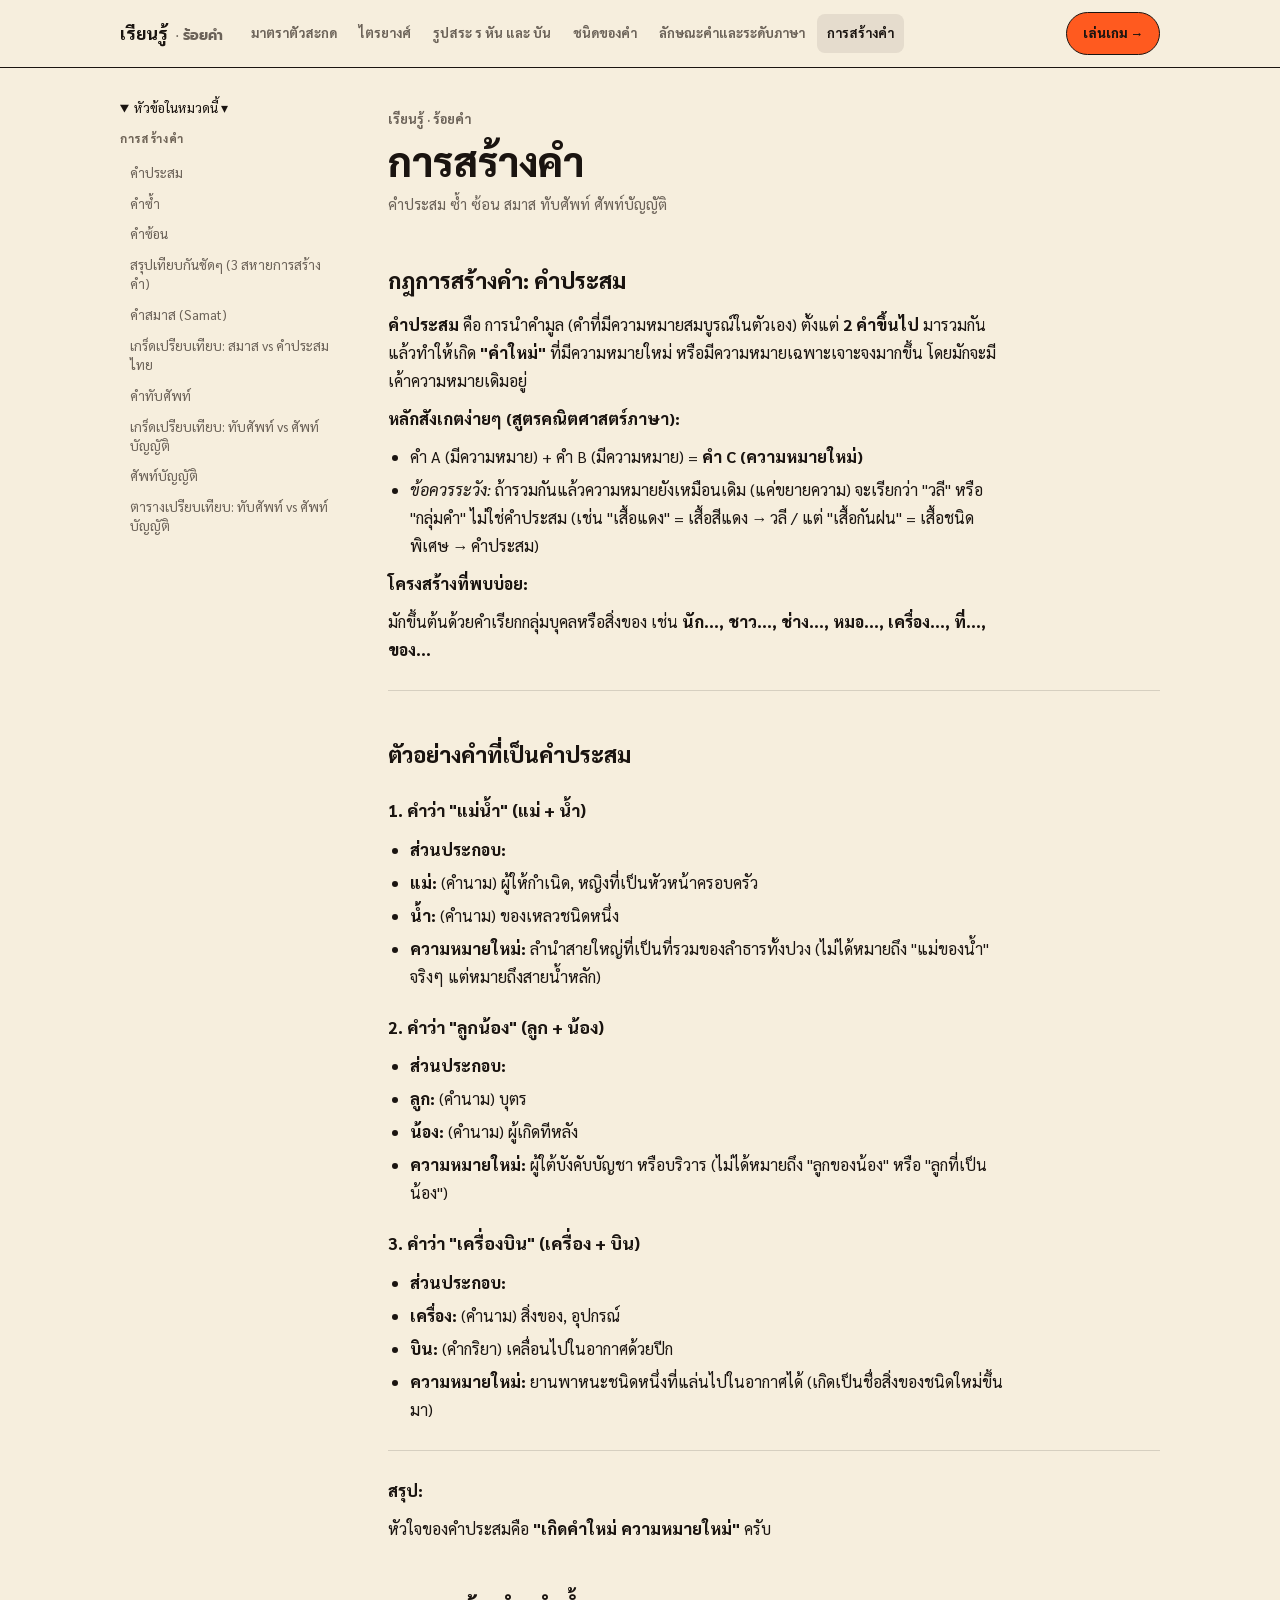
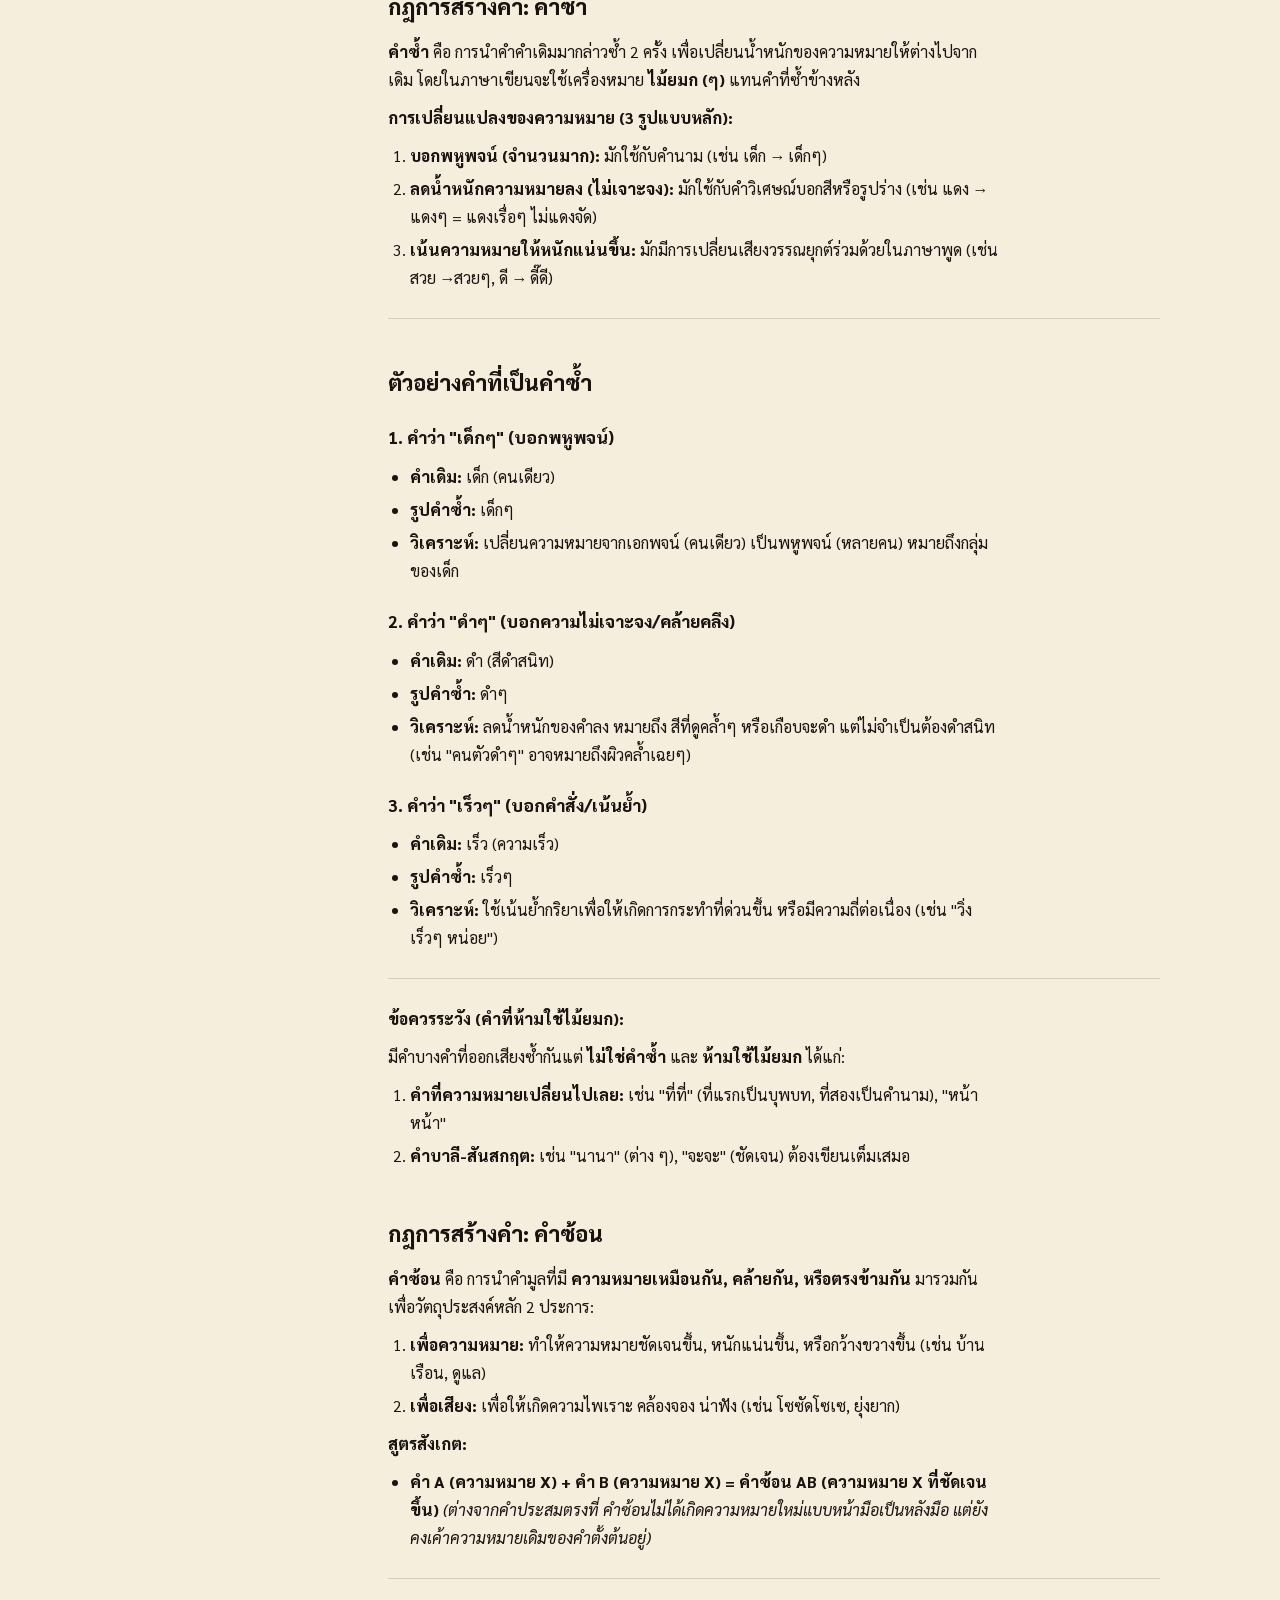
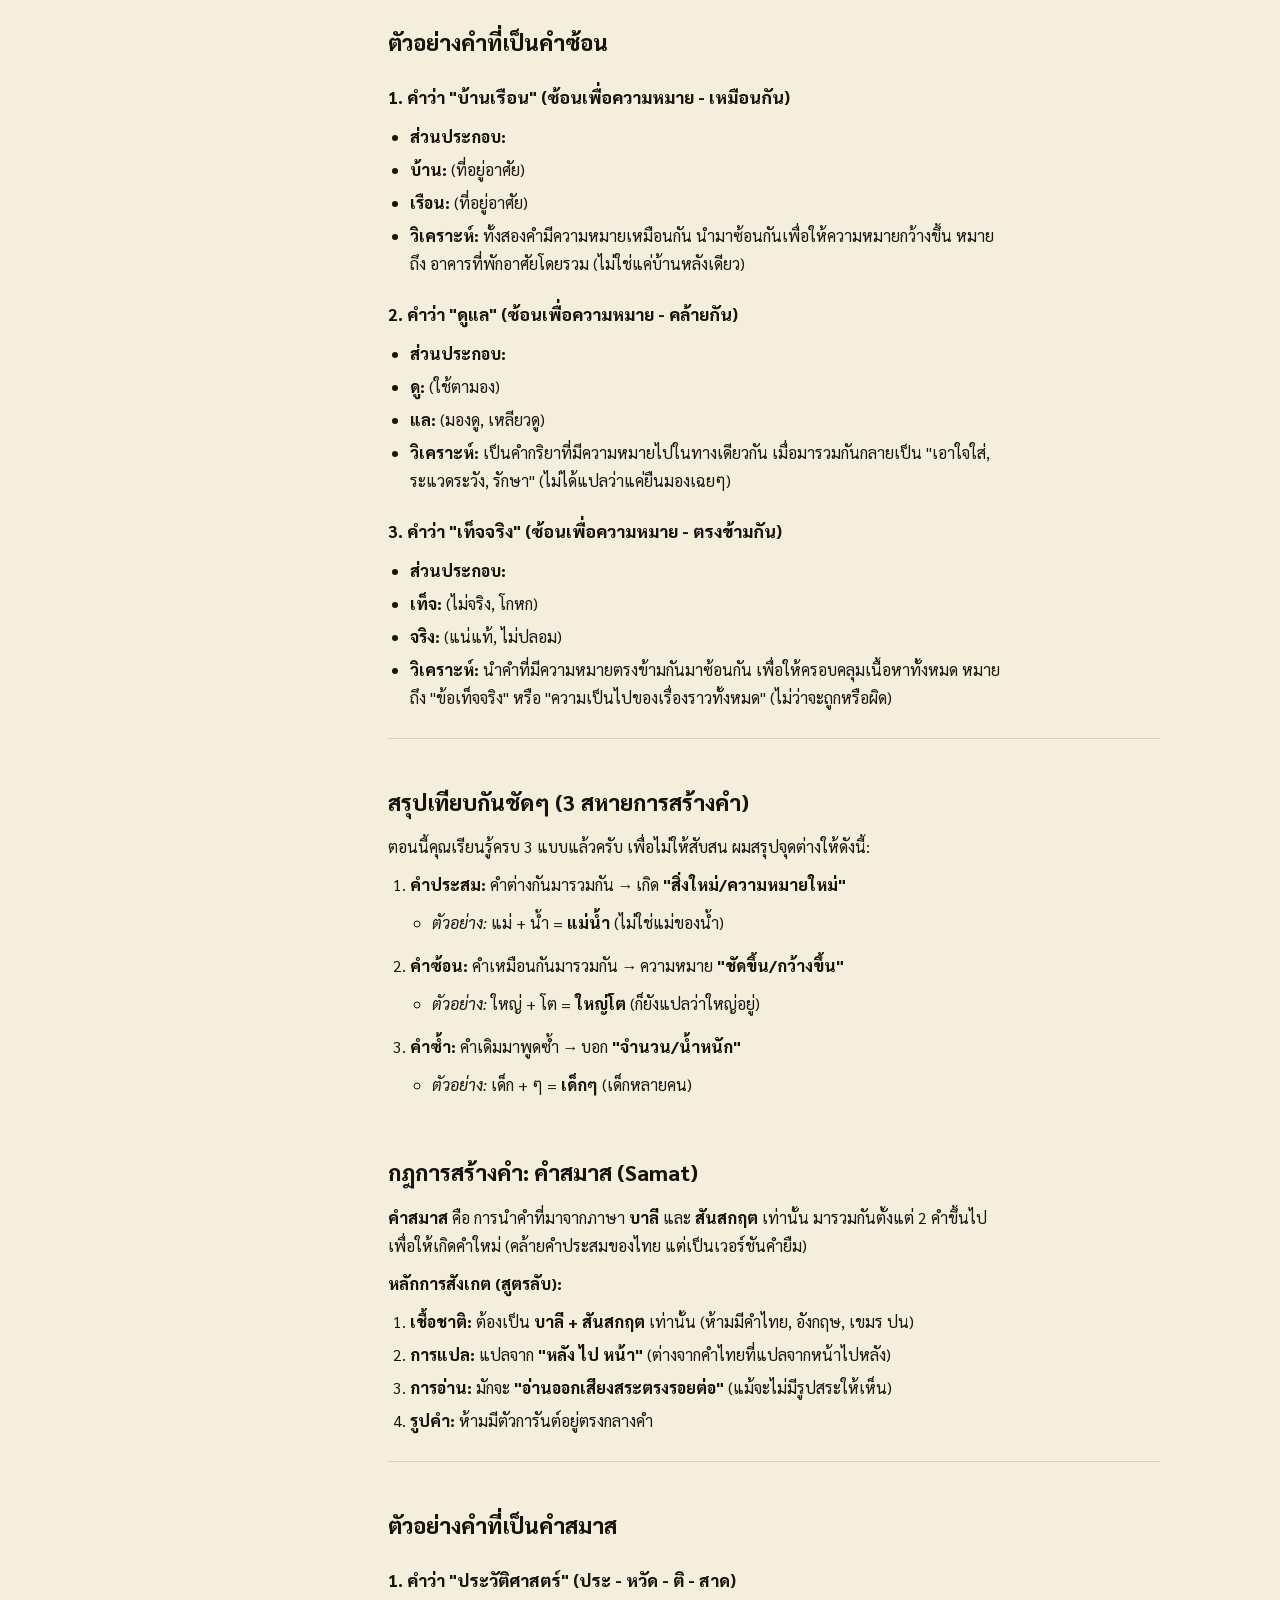
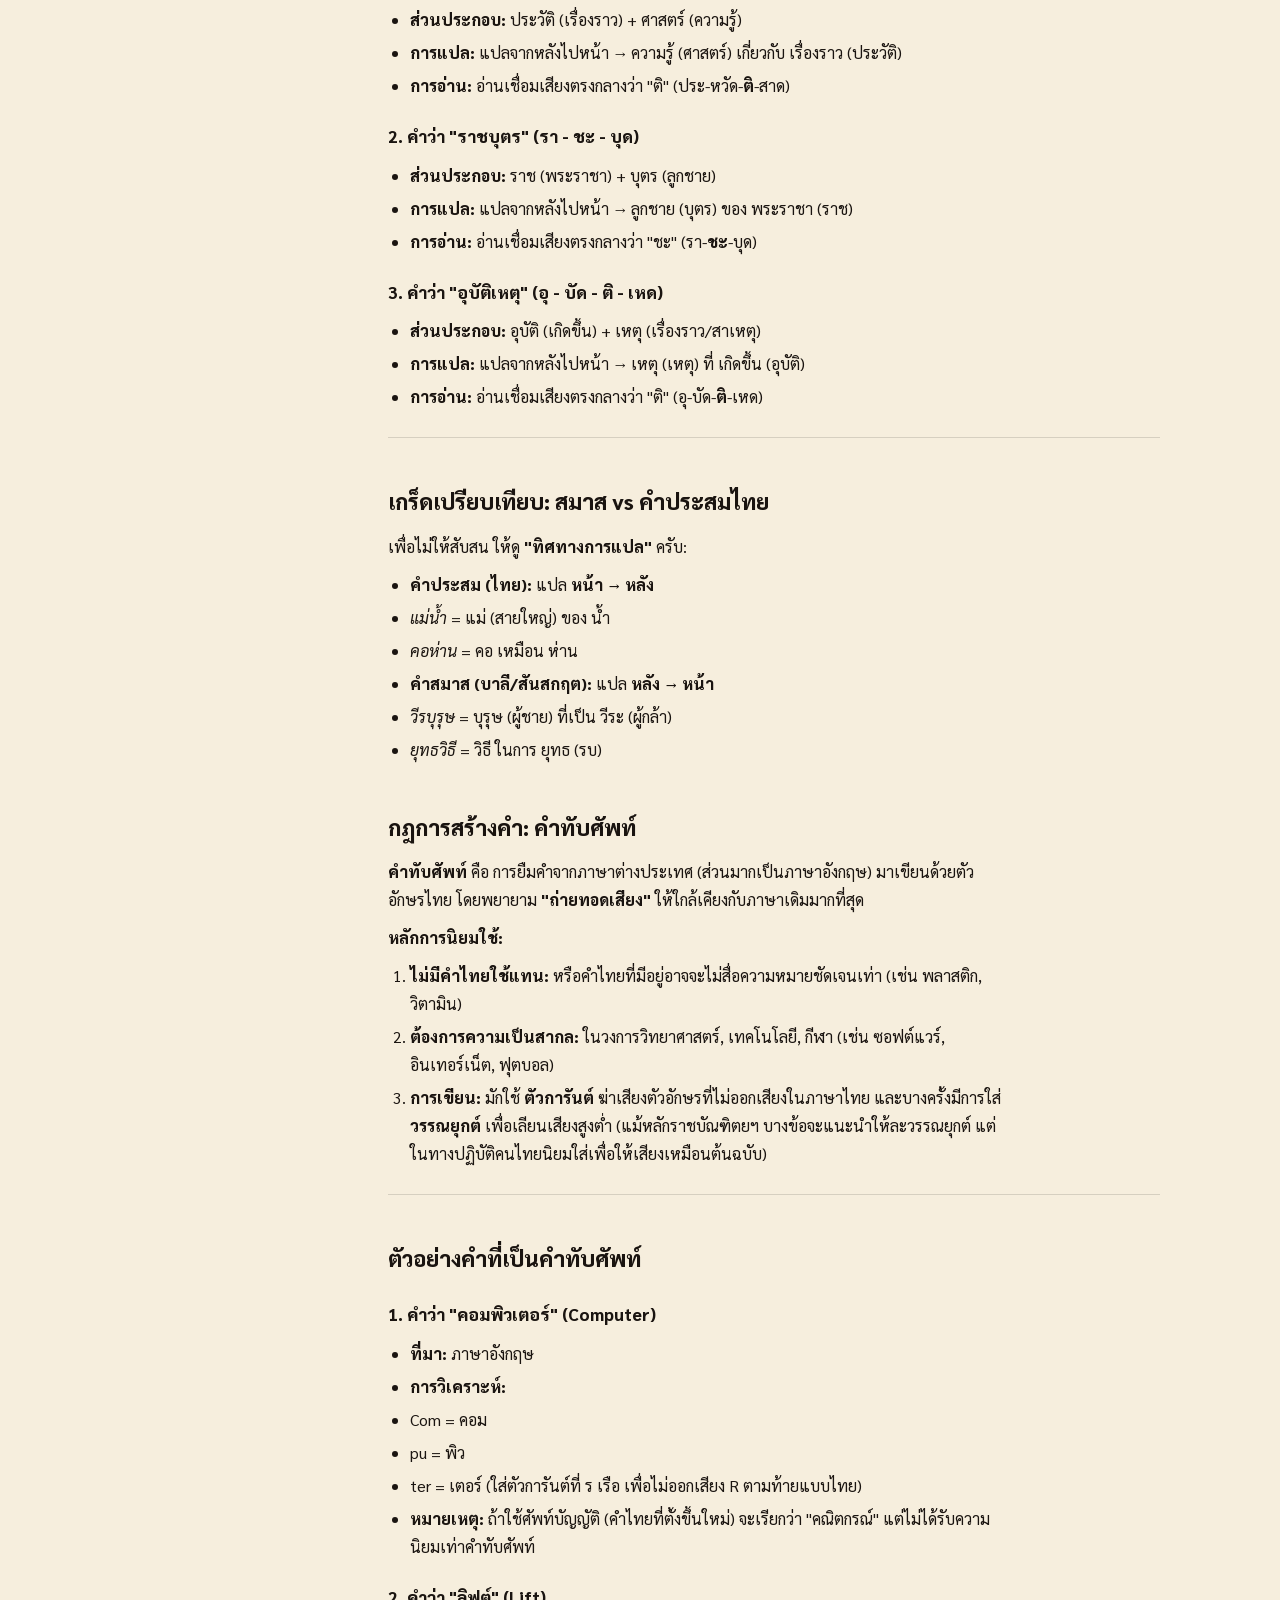
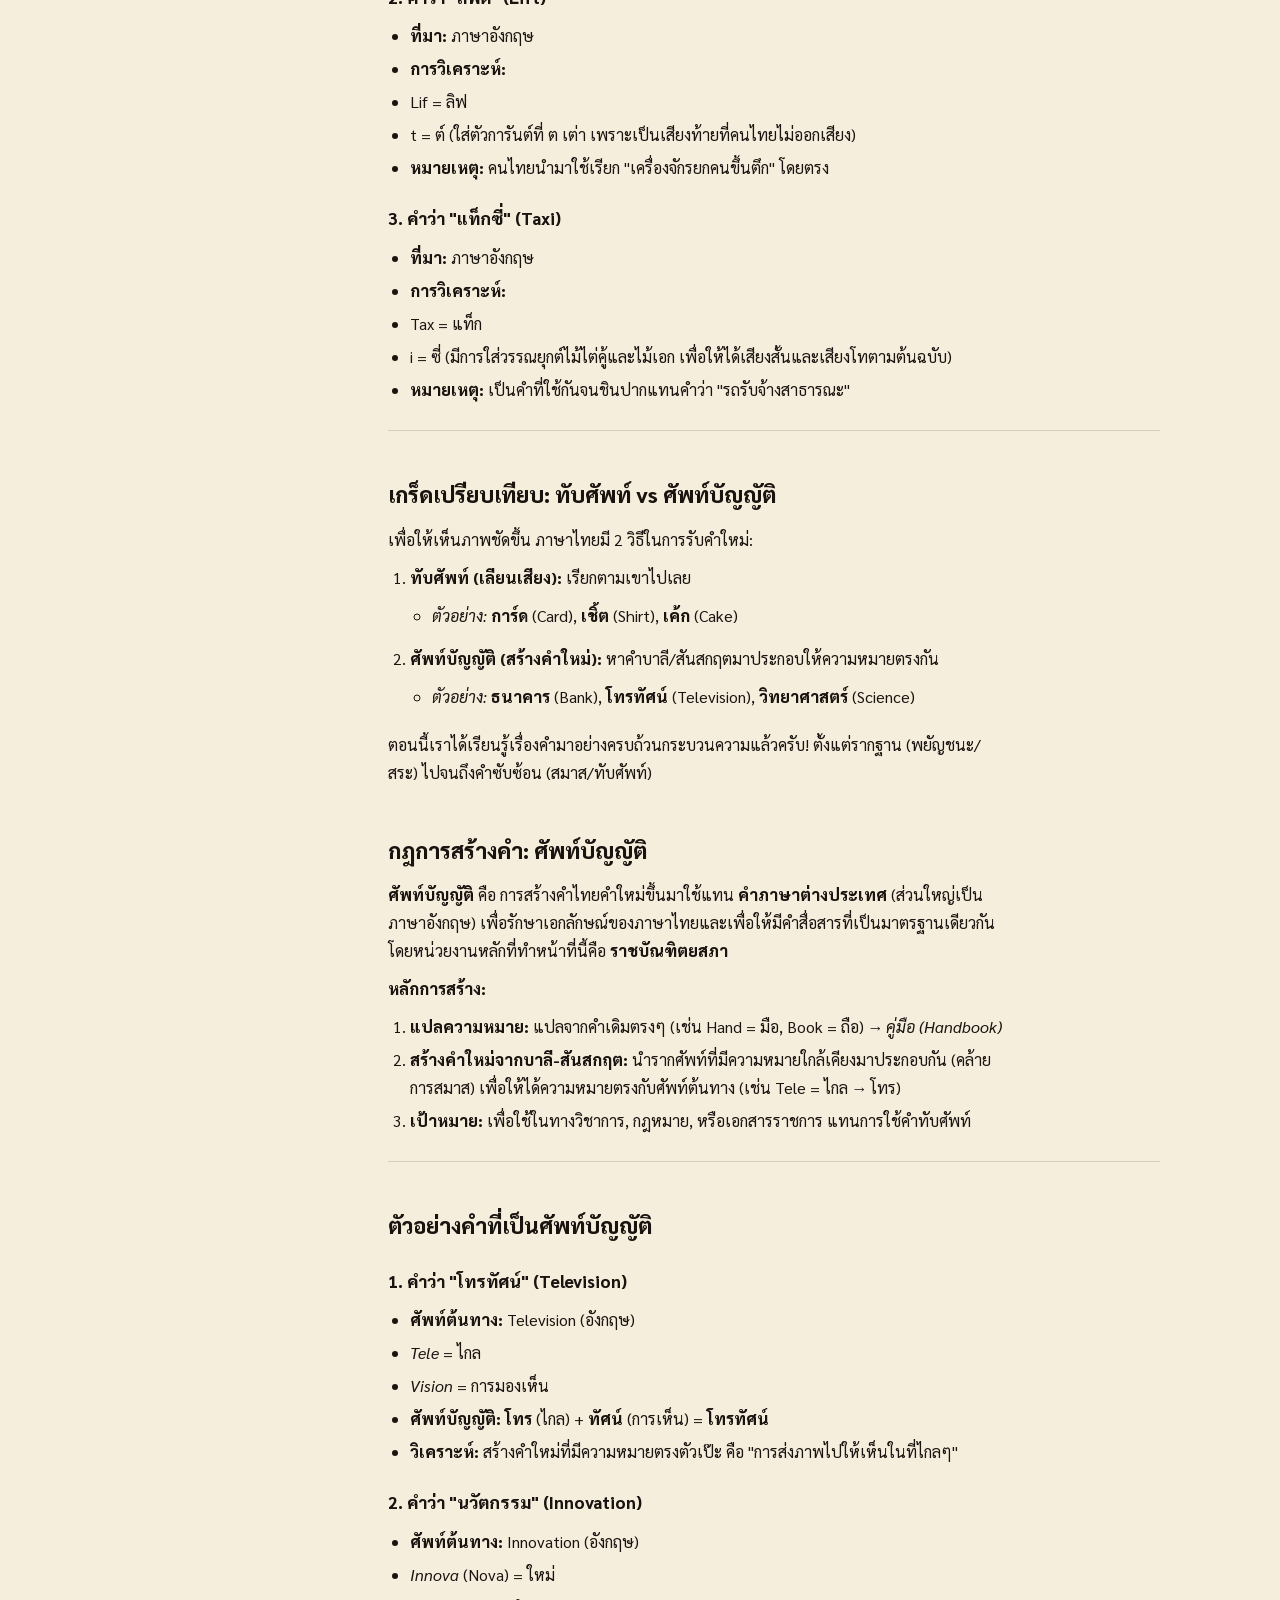
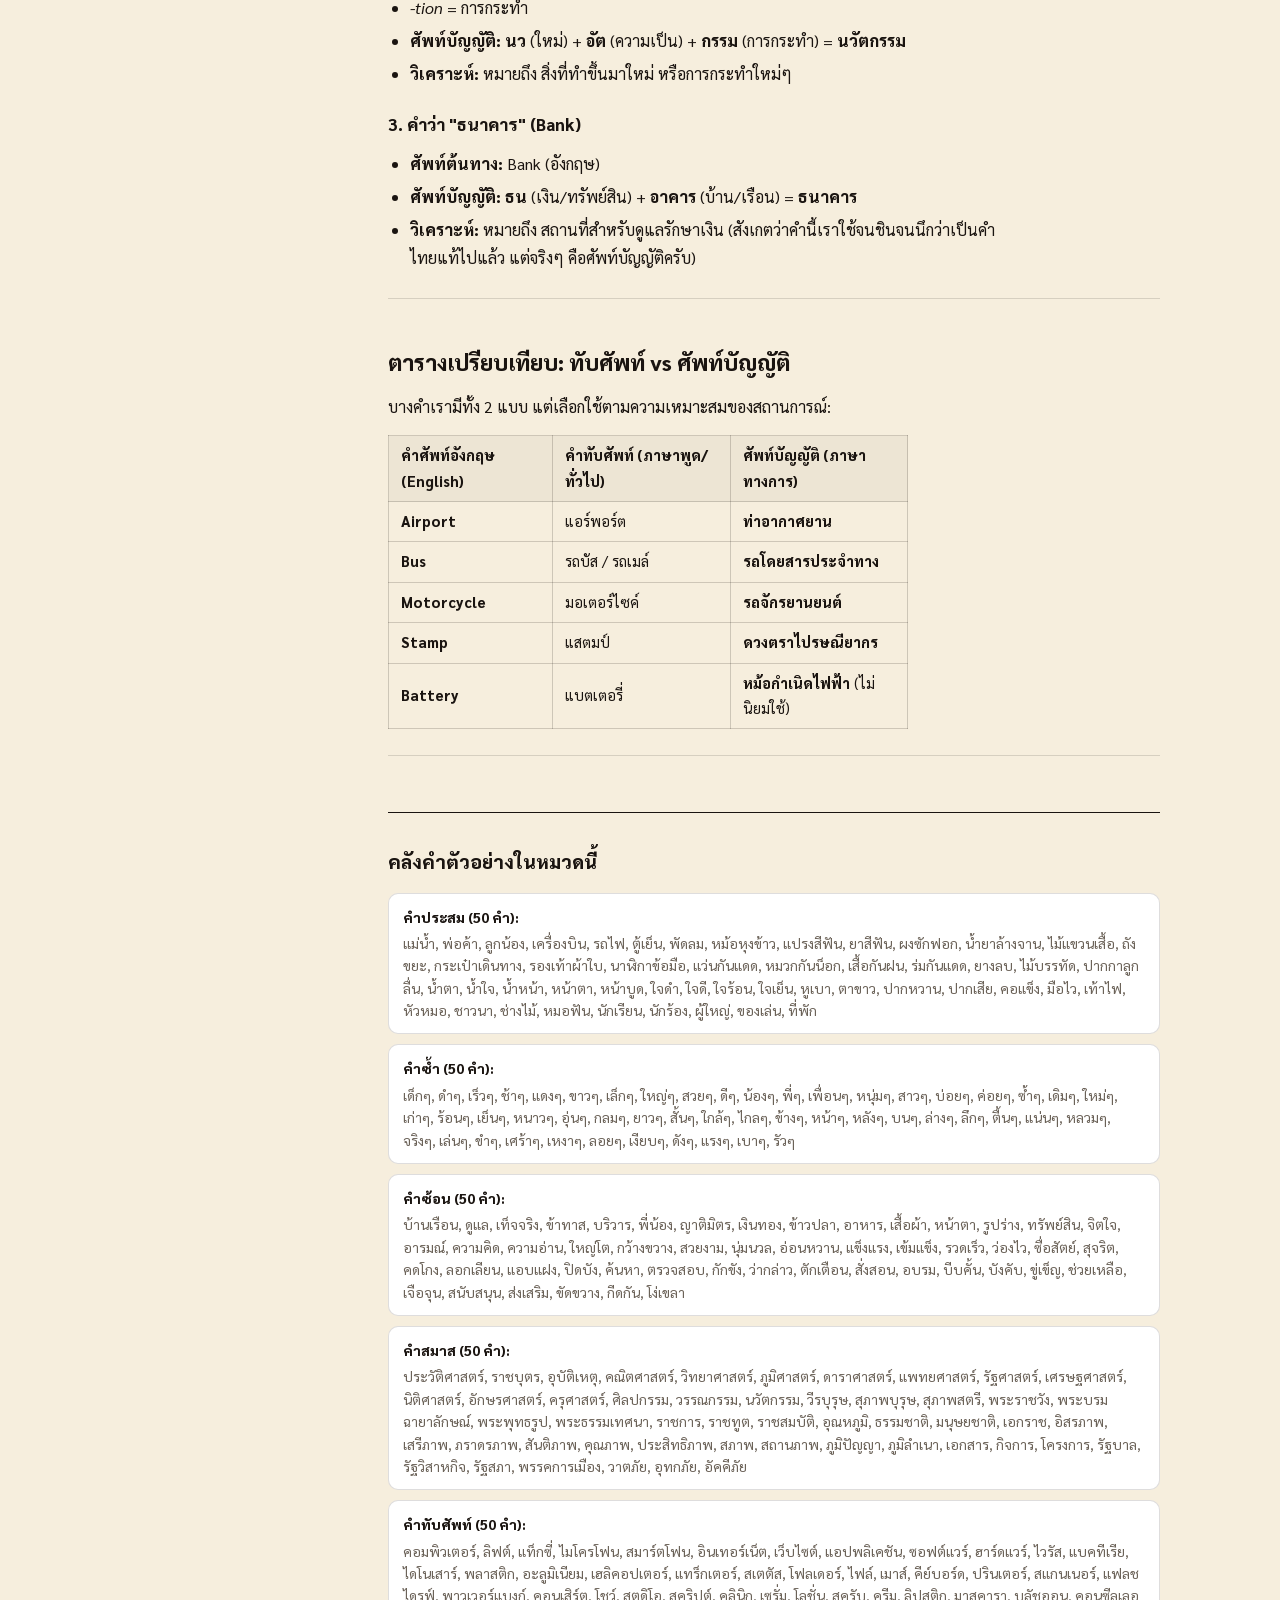
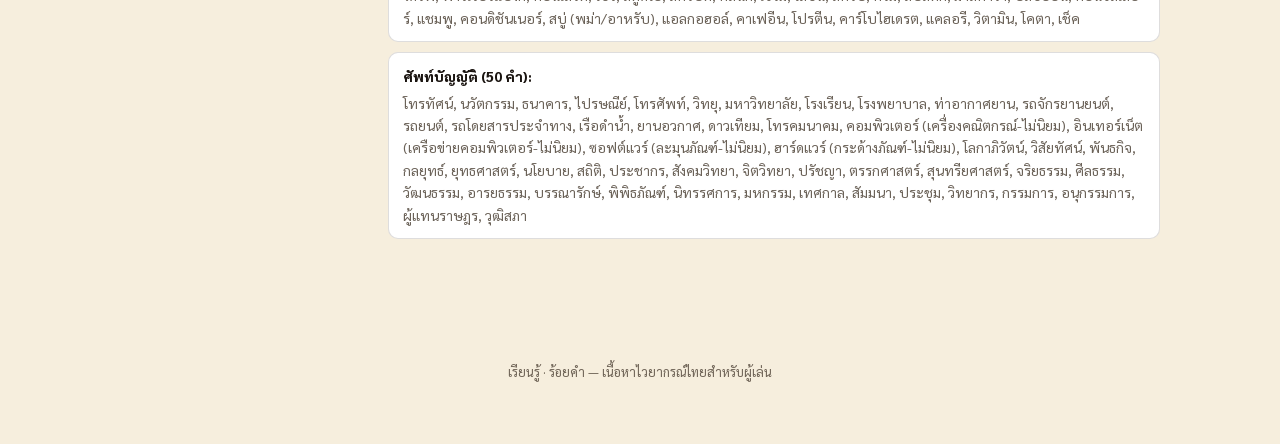
<file: learn/word-formation/index.html>
<!DOCTYPE html>
<html lang="th">
<head>
<meta charset="UTF-8">
<meta name="viewport" content="width=device-width, initial-scale=1.0">
<title>การสร้างคำ — เรียนรู้ · ร้อยคำ</title>
<meta name="description" content="คำประสม ซ้ำ ซ้อน สมาส ทับศัพท์ ศัพท์บัญญัติ">
<link rel="preconnect" href="https://fonts.googleapis.com">
<link rel="preconnect" href="https://fonts.gstatic.com" crossorigin>
<link href="https://fonts.googleapis.com/css2?family=Sarabun:wght@400;500;600;700;800&family=Prompt:wght@700&display=swap" rel="stylesheet">
<link rel="stylesheet" href="../shared.css">
</head>
<body>
<div class="topbar">
  <div class="topbar-inner">
    <a class="brand" href=".."><span class="site-title">เรียนรู้</span><span class="wordmark">· ร้อยคำ</span></a>
    <nav class="topnav" id="topnav"><a href="../final-consonants/" class="">มาตราตัวสะกด</a><a href="../consonant-classes/" class="">ไตรยางศ์</a><a href="../vowel-forms/" class="">รูปสระ ร หัน และ บัน</a><a href="../parts-of-speech/" class="">ชนิดของคำ</a><a href="../word-nature/" class="">ลักษณะคำและระดับภาษา</a><a href="." class="active">การสร้างคำ</a></nav>
    <button class="nav-toggle" id="navToggle" aria-expanded="false" aria-controls="topnav">เมนู</button>
    <a class="play-link" href="../../">เล่นเกม →</a>
  </div>
</div>

<div class="page">
  <aside class="toc">
    <details class="toc-inner" open>
      <summary>หัวข้อในหมวดนี้ <span aria-hidden="true">▾</span></summary>
      <p class="toc-title" style="margin-top:10px;">การสร้างคำ</p>
      <ol><li><a href="#compound-words">คำประสม</a></li><li><a href="#repeated-words">คำซ้ำ</a></li><li><a href="#paired-words">คำซ้อน</a></li><li><a href="#word-formation-recap">สรุปเทียบกันชัดๆ (3 สหายการสร้างคำ)</a></li><li><a href="#samat-compounds">คำสมาส (Samat)</a></li><li><a href="#samat-vs-compound">เกร็ดเปรียบเทียบ: สมาส vs คำประสมไทย</a></li><li><a href="#transliterations">คำทับศัพท์</a></li><li><a href="#transliteration-vs-coined">เกร็ดเปรียบเทียบ: ทับศัพท์ vs ศัพท์บัญญัติ</a></li><li><a href="#coined-terms">ศัพท์บัญญัติ</a></li><li><a href="#transliteration-vs-coined-table">ตารางเปรียบเทียบ: ทับศัพท์ vs ศัพท์บัญญัติ</a></li></ol>
    </details>
  </aside>
  <main style="--accent:var(--ink);">
    <div class="page-head">
      <p class="eyebrow">เรียนรู้ · ร้อยคำ</p>
      <h1>การสร้างคำ</h1>
      <p>คำประสม ซ้ำ ซ้อน สมาส ทับศัพท์ ศัพท์บัญญัติ</p>
      
    </div>
    <section id="compound-words"><h2>กฎการสร้างคำ: คำประสม</h2><p><strong>คำประสม</strong> คือ การนำคำมูล (คำที่มีความหมายสมบูรณ์ในตัวเอง) ตั้งแต่ <strong>2 คำขึ้นไป</strong> มารวมกันแล้วทำให้เกิด <strong>"คำใหม่"</strong> ที่มีความหมายใหม่ หรือมีความหมายเฉพาะเจาะจงมากขึ้น โดยมักจะมีเค้าความหมายเดิมอยู่</p><p><strong>หลักสังเกตง่ายๆ (สูตรคณิตศาสตร์ภาษา):</strong></p><ul><li>คำ A (มีความหมาย) + คำ B (มีความหมาย) = <strong>คำ C (ความหมายใหม่)</strong></li><li><em>ข้อควรระวัง:</em> ถ้ารวมกันแล้วความหมายยังเหมือนเดิม (แค่ขยายความ) จะเรียกว่า "วลี" หรือ "กลุ่มคำ" ไม่ใช่คำประสม (เช่น "เสื้อแดง" = เสื้อสีแดง → วลี / แต่ "เสื้อกันฝน" = เสื้อชนิดพิเศษ → คำประสม)</li></ul><p><strong>โครงสร้างที่พบบ่อย:</strong></p><p>มักขึ้นต้นด้วยคำเรียกกลุ่มบุคลหรือสิ่งของ เช่น <strong>นัก..., ชาว..., ช่าง..., หมอ..., เครื่อง..., ที่..., ของ...</strong></p><hr></section>
    <section id="compound-words-examples"><h2>ตัวอย่างคำที่เป็นคำประสม</h2><h3>1. คำว่า "แม่น้ำ" (แม่ + น้ำ)</h3><ul><li><strong>ส่วนประกอบ:</strong></li><li><strong>แม่:</strong> (คำนาม) ผู้ให้กำเนิด, หญิงที่เป็นหัวหน้าครอบครัว</li><li><strong>น้ำ:</strong> (คำนาม) ของเหลวชนิดหนึ่ง</li><li><strong>ความหมายใหม่:</strong> ลำนำสายใหญ่ที่เป็นที่รวมของลำธารทั้งปวง (ไม่ได้หมายถึง "แม่ของน้ำ" จริงๆ แต่หมายถึงสายน้ำหลัก)</li></ul><h3>2. คำว่า "ลูกน้อง" (ลูก + น้อง)</h3><ul><li><strong>ส่วนประกอบ:</strong></li><li><strong>ลูก:</strong> (คำนาม) บุตร</li><li><strong>น้อง:</strong> (คำนาม) ผู้เกิดทีหลัง</li><li><strong>ความหมายใหม่:</strong> ผู้ใต้บังคับบัญชา หรือบริวาร (ไม่ได้หมายถึง "ลูกของน้อง" หรือ "ลูกที่เป็นน้อง")</li></ul><h3>3. คำว่า "เครื่องบิน" (เครื่อง + บิน)</h3><ul><li><strong>ส่วนประกอบ:</strong></li><li><strong>เครื่อง:</strong> (คำนาม) สิ่งของ, อุปกรณ์</li><li><strong>บิน:</strong> (คำกริยา) เคลื่อนไปในอากาศด้วยปีก</li><li><strong>ความหมายใหม่:</strong> ยานพาหนะชนิดหนึ่งที่แล่นไปในอากาศได้ (เกิดเป็นชื่อสิ่งของชนิดใหม่ขึ้นมา)</li></ul><hr><p><strong>สรุป:</strong></p><p>หัวใจของคำประสมคือ <strong>"เกิดคำใหม่ ความหมายใหม่"</strong> ครับ</p></section>
    <section id="repeated-words"><h2>กฎการสร้างคำ: คำซ้ำ</h2><p><strong>คำซ้ำ</strong> คือ การนำคำคำเดิมมากล่าวซ้ำ 2 ครั้ง เพื่อเปลี่ยนน้ำหนักของความหมายให้ต่างไปจากเดิม โดยในภาษาเขียนจะใช้เครื่องหมาย <strong>ไม้ยมก (ๆ)</strong> แทนคำที่ซ้ำข้างหลัง</p><p><strong>การเปลี่ยนแปลงของความหมาย (3 รูปแบบหลัก):</strong></p><ol><li><strong>บอกพหูพจน์ (จำนวนมาก):</strong> มักใช้กับคำนาม (เช่น เด็ก → เด็กๆ)</li><li><strong>ลดน้ำหนักความหมายลง (ไม่เจาะจง):</strong> มักใช้กับคำวิเศษณ์บอกสีหรือรูปร่าง (เช่น แดง → แดงๆ = แดงเรื่อๆ ไม่แดงจัด)</li><li><strong>เน้นความหมายให้หนักแน่นขึ้น:</strong> มักมีการเปลี่ยนเสียงวรรณยุกต์ร่วมด้วยในภาษาพูด (เช่น สวย →สวยๆ, ดี → ดี๊ดี)</li></ol><hr></section>
    <section id="repeated-words-examples"><h2>ตัวอย่างคำที่เป็นคำซ้ำ</h2><h3>1. คำว่า "เด็กๆ" (บอกพหูพจน์)</h3><ul><li><strong>คำเดิม:</strong> เด็ก (คนเดียว)</li><li><strong>รูปคำซ้ำ:</strong> เด็กๆ</li><li><strong>วิเคราะห์:</strong> เปลี่ยนความหมายจากเอกพจน์ (คนเดียว) เป็นพหูพจน์ (หลายคน) หมายถึงกลุ่มของเด็ก</li></ul><h3>2. คำว่า "ดำๆ" (บอกความไม่เจาะจง/คล้ายคลึง)</h3><ul><li><strong>คำเดิม:</strong> ดำ (สีดำสนิท)</li><li><strong>รูปคำซ้ำ:</strong> ดำๆ</li><li><strong>วิเคราะห์:</strong> ลดน้ำหนักของคำลง หมายถึง สีที่ดูคล้ำๆ หรือเกือบจะดำ แต่ไม่จำเป็นต้องดำสนิท (เช่น "คนตัวดำๆ" อาจหมายถึงผิวคล้ำเฉยๆ)</li></ul><h3>3. คำว่า "เร็วๆ" (บอกคำสั่ง/เน้นย้ำ)</h3><ul><li><strong>คำเดิม:</strong> เร็ว (ความเร็ว)</li><li><strong>รูปคำซ้ำ:</strong> เร็วๆ</li><li><strong>วิเคราะห์:</strong> ใช้เน้นย้ำกริยาเพื่อให้เกิดการกระทำที่ด่วนขึ้น หรือมีความถี่ต่อเนื่อง (เช่น "วิ่งเร็วๆ หน่อย")</li></ul><hr><p><strong>ข้อควรระวัง (คำที่ห้ามใช้ไม้ยมก):</strong></p><p>มีคำบางคำที่ออกเสียงซ้ำกันแต่ <strong>ไม่ใช่คำซ้ำ</strong> และ <strong>ห้ามใช้ไม้ยมก</strong> ได้แก่:</p><ol><li><strong>คำที่ความหมายเปลี่ยนไปเลย:</strong> เช่น "ที่ที่" (ที่แรกเป็นบุพบท, ที่สองเป็นคำนาม), "หน้าหน้า"</li><li><strong>คำบาลี-สันสกฤต:</strong> เช่น "นานา" (ต่าง ๆ), "จะจะ" (ชัดเจน) ต้องเขียนเต็มเสมอ</li></ol></section>
    <section id="paired-words"><h2>กฎการสร้างคำ: คำซ้อน</h2><p><strong>คำซ้อน</strong> คือ การนำคำมูลที่มี <strong>ความหมายเหมือนกัน, คล้ายกัน, หรือตรงข้ามกัน</strong> มารวมกัน เพื่อวัตถุประสงค์หลัก 2 ประการ:</p><ol><li><strong>เพื่อความหมาย:</strong> ทำให้ความหมายชัดเจนขึ้น, หนักแน่นขึ้น, หรือกว้างขวางขึ้น (เช่น บ้านเรือน, ดูแล)</li><li><strong>เพื่อเสียง:</strong> เพื่อให้เกิดความไพเราะ คล้องจอง น่าฟัง (เช่น โซซัดโซเซ, ยุ่งยาก)</li></ol><p><strong>สูตรสังเกต:</strong></p><ul><li><strong>คำ A (ความหมาย X) + คำ B (ความหมาย X) = คำซ้อน AB (ความหมาย X ที่ชัดเจนขึ้น)</strong>   <em>(ต่างจากคำประสมตรงที่ คำซ้อนไม่ได้เกิดความหมายใหม่แบบหน้ามือเป็นหลังมือ แต่ยังคงเค้าความหมายเดิมของคำตั้งต้นอยู่)</em></li></ul><hr></section>
    <section id="paired-words-examples"><h2>ตัวอย่างคำที่เป็นคำซ้อน</h2><h3>1. คำว่า "บ้านเรือน" (ซ้อนเพื่อความหมาย - เหมือนกัน)</h3><ul><li><strong>ส่วนประกอบ:</strong></li><li><strong>บ้าน:</strong> (ที่อยู่อาศัย)</li><li><strong>เรือน:</strong> (ที่อยู่อาศัย)</li><li><strong>วิเคราะห์:</strong> ทั้งสองคำมีความหมายเหมือนกัน นำมาซ้อนกันเพื่อให้ความหมายกว้างขึ้น หมายถึง อาคารที่พักอาศัยโดยรวม (ไม่ใช่แค่บ้านหลังเดียว)</li></ul><h3>2. คำว่า "ดูแล" (ซ้อนเพื่อความหมาย - คล้ายกัน)</h3><ul><li><strong>ส่วนประกอบ:</strong></li><li><strong>ดู:</strong> (ใช้ตามอง)</li><li><strong>แล:</strong> (มองดู, เหลียวดู)</li><li><strong>วิเคราะห์:</strong> เป็นคำกริยาที่มีความหมายไปในทางเดียวกัน เมื่อมารวมกันกลายเป็น "เอาใจใส่, ระแวดระวัง, รักษา" (ไม่ได้แปลว่าแค่ยืนมองเฉยๆ)</li></ul><h3>3. คำว่า "เท็จจริง" (ซ้อนเพื่อความหมาย - ตรงข้ามกัน)</h3><ul><li><strong>ส่วนประกอบ:</strong></li><li><strong>เท็จ:</strong> (ไม่จริง, โกหก)</li><li><strong>จริง:</strong> (แน่แท้, ไม่ปลอม)</li><li><strong>วิเคราะห์:</strong> นำคำที่มีความหมายตรงข้ามกันมาซ้อนกัน เพื่อให้ครอบคลุมเนื้อหาทั้งหมด หมายถึง "ข้อเท็จจริง" หรือ "ความเป็นไปของเรื่องราวทั้งหมด" (ไม่ว่าจะถูกหรือผิด)</li></ul><hr></section>
    <section id="word-formation-recap"><h2>สรุปเทียบกันชัดๆ (3 สหายการสร้างคำ)</h2><p>ตอนนี้คุณเรียนรู้ครบ 3 แบบแล้วครับ เพื่อไม่ให้สับสน ผมสรุปจุดต่างให้ดังนี้:</p><ol><li><strong>คำประสม:</strong> คำต่างกันมารวมกัน → เกิด <strong>"สิ่งใหม่/ความหมายใหม่"</strong><ul><li><em>ตัวอย่าง:</em> แม่ + น้ำ = <strong>แม่น้ำ</strong> (ไม่ใช่แม่ของน้ำ)</li></ul></li><li><strong>คำซ้อน:</strong> คำเหมือนกันมารวมกัน → ความหมาย <strong>"ชัดขึ้น/กว้างขึ้น"</strong><ul><li><em>ตัวอย่าง:</em> ใหญ่ + โต = <strong>ใหญ่โต</strong> (ก็ยังแปลว่าใหญ่อยู่)</li></ul></li><li><strong>คำซ้ำ:</strong> คำเดิมมาพูดซ้ำ → บอก <strong>"จำนวน/น้ำหนัก"</strong><ul><li><em>ตัวอย่าง:</em> เด็ก + ๆ = <strong>เด็กๆ</strong> (เด็กหลายคน)</li></ul></li></ol></section>
    <section id="samat-compounds"><h2>กฎการสร้างคำ: คำสมาส (Samat)</h2><p><strong>คำสมาส</strong> คือ การนำคำที่มาจากภาษา <strong>บาลี</strong> และ <strong>สันสกฤต</strong> เท่านั้น มารวมกันตั้งแต่ 2 คำขึ้นไป เพื่อให้เกิดคำใหม่ (คล้ายคำประสมของไทย แต่เป็นเวอร์ชันคำยืม)</p><p><strong>หลักการสังเกต (สูตรลับ):</strong></p><ol><li><strong>เชื้อชาติ:</strong> ต้องเป็น <strong>บาลี + สันสกฤต</strong> เท่านั้น (ห้ามมีคำไทย, อังกฤษ, เขมร ปน)</li><li><strong>การแปล:</strong> แปลจาก <strong>"หลัง ไป หน้า"</strong> (ต่างจากคำไทยที่แปลจากหน้าไปหลัง)</li><li><strong>การอ่าน:</strong> มักจะ <strong>"อ่านออกเสียงสระตรงรอยต่อ"</strong> (แม้จะไม่มีรูปสระให้เห็น)</li><li><strong>รูปคำ:</strong> ห้ามมีตัวการันต์อยู่ตรงกลางคำ</li></ol><hr></section>
    <section id="samat-compounds-examples"><h2>ตัวอย่างคำที่เป็นคำสมาส</h2><h3>1. คำว่า "ประวัติศาสตร์" (ประ - หวัด - ติ - สาด)</h3><ul><li><strong>ส่วนประกอบ:</strong> ประวัติ (เรื่องราว) + ศาสตร์ (ความรู้)</li><li><strong>การแปล:</strong> แปลจากหลังไปหน้า → ความรู้ (ศาสตร์) เกี่ยวกับ เรื่องราว (ประวัติ)</li><li><strong>การอ่าน:</strong> อ่านเชื่อมเสียงตรงกลางว่า "ติ" (ประ-หวัด-<strong>ติ</strong>-สาด)</li></ul><h3>2. คำว่า "ราชบุตร" (รา - ชะ - บุด)</h3><ul><li><strong>ส่วนประกอบ:</strong> ราช (พระราชา) + บุตร (ลูกชาย)</li><li><strong>การแปล:</strong> แปลจากหลังไปหน้า → ลูกชาย (บุตร) ของ พระราชา (ราช)</li><li><strong>การอ่าน:</strong> อ่านเชื่อมเสียงตรงกลางว่า "ชะ" (รา-<strong>ชะ</strong>-บุด)</li></ul><h3>3. คำว่า "อุบัติเหตุ" (อุ - บัด - ติ - เหด)</h3><ul><li><strong>ส่วนประกอบ:</strong> อุบัติ (เกิดขึ้น) + เหตุ (เรื่องราว/สาเหตุ)</li><li><strong>การแปล:</strong> แปลจากหลังไปหน้า → เหตุ (เหตุ) ที่ เกิดขึ้น (อุบัติ)</li><li><strong>การอ่าน:</strong> อ่านเชื่อมเสียงตรงกลางว่า "ติ" (อุ-บัด-<strong>ติ</strong>-เหด)</li></ul><hr></section>
    <section id="samat-vs-compound"><h2>เกร็ดเปรียบเทียบ: สมาส vs คำประสมไทย</h2><p>เพื่อไม่ให้สับสน ให้ดู <strong>"ทิศทางการแปล"</strong> ครับ:</p><ul><li><strong>คำประสม (ไทย):</strong> แปล <strong>หน้า → หลัง</strong></li><li><em>แม่น้ำ</em> = แม่ (สายใหญ่) ของ น้ำ</li><li><em>คอห่าน</em> = คอ เหมือน ห่าน</li><li><strong>คำสมาส (บาลี/สันสกฤต):</strong> แปล <strong>หลัง → หน้า</strong></li><li><em>วีรบุรุษ</em> = บุรุษ (ผู้ชาย) ที่เป็น วีระ (ผู้กล้า)</li><li><em>ยุทธวิธี</em> = วิธี ในการ ยุทธ (รบ)</li></ul></section>
    <section id="transliterations"><h2>กฎการสร้างคำ: คำทับศัพท์</h2><p><strong>คำทับศัพท์</strong> คือ การยืมคำจากภาษาต่างประเทศ (ส่วนมากเป็นภาษาอังกฤษ) มาเขียนด้วยตัวอักษรไทย โดยพยายาม <strong>"ถ่ายทอดเสียง"</strong> ให้ใกล้เคียงกับภาษาเดิมมากที่สุด</p><p><strong>หลักการนิยมใช้:</strong></p><ol><li><strong>ไม่มีคำไทยใช้แทน:</strong> หรือคำไทยที่มีอยู่อาจจะไม่สื่อความหมายชัดเจนเท่า (เช่น พลาสติก, วิตามิน)</li><li><strong>ต้องการความเป็นสากล:</strong> ในวงการวิทยาศาสตร์, เทคโนโลยี, กีฬา (เช่น ซอฟต์แวร์, อินเทอร์เน็ต, ฟุตบอล)</li><li><strong>การเขียน:</strong> มักใช้ <strong>ตัวการันต์</strong> ฆ่าเสียงตัวอักษรที่ไม่ออกเสียงในภาษาไทย และบางครั้งมีการใส่ <strong>วรรณยุกต์</strong> เพื่อเลียนเสียงสูงต่ำ (แม้หลักราชบัณฑิตยฯ บางข้อจะแนะนำให้ละวรรณยุกต์ แต่ในทางปฏิบัติคนไทยนิยมใส่เพื่อให้เสียงเหมือนต้นฉบับ)</li></ol><hr></section>
    <section id="transliterations-examples"><h2>ตัวอย่างคำที่เป็นคำทับศัพท์</h2><h3>1. คำว่า "คอมพิวเตอร์" (Computer)</h3><ul><li><strong>ที่มา:</strong> ภาษาอังกฤษ</li><li><strong>การวิเคราะห์:</strong></li><li>Com = คอม</li><li>pu = พิว</li><li>ter = เตอร์ (ใส่ตัวการันต์ที่ ร เรือ เพื่อไม่ออกเสียง R ตามท้ายแบบไทย)</li><li><strong>หมายเหตุ:</strong> ถ้าใช้ศัพท์บัญญัติ (คำไทยที่ตั้งขึ้นใหม่) จะเรียกว่า "คณิตกรณ์" แต่ไม่ได้รับความนิยมเท่าคำทับศัพท์</li></ul><h3>2. คำว่า "ลิฟต์" (Lift)</h3><ul><li><strong>ที่มา:</strong> ภาษาอังกฤษ</li><li><strong>การวิเคราะห์:</strong></li><li>Lif = ลิฟ</li><li>t = ต์ (ใส่ตัวการันต์ที่ ต เต่า เพราะเป็นเสียงท้ายที่คนไทยไม่ออกเสียง)</li><li><strong>หมายเหตุ:</strong> คนไทยนำมาใช้เรียก "เครื่องจักรยกคนขึ้นตึก" โดยตรง</li></ul><h3>3. คำว่า "แท็กซี่" (Taxi)</h3><ul><li><strong>ที่มา:</strong> ภาษาอังกฤษ</li><li><strong>การวิเคราะห์:</strong></li><li>Tax = แท็ก</li><li>i = ซี่ (มีการใส่วรรณยุกต์ไม้ไต่คู้และไม้เอก เพื่อให้ได้เสียงสั้นและเสียงโทตามต้นฉบับ)</li><li><strong>หมายเหตุ:</strong> เป็นคำที่ใช้กันจนชินปากแทนคำว่า "รถรับจ้างสาธารณะ"</li></ul><hr></section>
    <section id="transliteration-vs-coined"><h2>เกร็ดเปรียบเทียบ: ทับศัพท์ vs ศัพท์บัญญัติ</h2><p>เพื่อให้เห็นภาพชัดขึ้น ภาษาไทยมี 2 วิธีในการรับคำใหม่:</p><ol><li><strong>ทับศัพท์ (เลียนเสียง):</strong> เรียกตามเขาไปเลย<ul><li><em>ตัวอย่าง:</em> <strong>การ์ด</strong> (Card), <strong>เชิ้ต</strong> (Shirt), <strong>เค้ก</strong> (Cake)</li></ul></li><li><strong>ศัพท์บัญญัติ (สร้างคำใหม่):</strong> หาคำบาลี/สันสกฤตมาประกอบให้ความหมายตรงกัน<ul><li><em>ตัวอย่าง:</em> <strong>ธนาคาร</strong> (Bank), <strong>โทรทัศน์</strong> (Television), <strong>วิทยาศาสตร์</strong> (Science)</li></ul></li></ol><p>ตอนนี้เราได้เรียนรู้เรื่องคำมาอย่างครบถ้วนกระบวนความแล้วครับ! ตั้งแต่รากฐาน (พยัญชนะ/สระ) ไปจนถึงคำซับซ้อน (สมาส/ทับศัพท์)</p></section>
    <section id="coined-terms"><h2>กฎการสร้างคำ: ศัพท์บัญญัติ</h2><p><strong>ศัพท์บัญญัติ</strong> คือ การสร้างคำไทยคำใหม่ขึ้นมาใช้แทน <strong>คำภาษาต่างประเทศ</strong> (ส่วนใหญ่เป็นภาษาอังกฤษ) เพื่อรักษาเอกลักษณ์ของภาษาไทยและเพื่อให้มีคำสื่อสารที่เป็นมาตรฐานเดียวกัน โดยหน่วยงานหลักที่ทำหน้าที่นี้คือ <strong>ราชบัณฑิตยสภา</strong></p><p><strong>หลักการสร้าง:</strong></p><ol><li><strong>แปลความหมาย:</strong> แปลจากคำเดิมตรงๆ (เช่น Hand = มือ, Book = ถือ) → <em>คู่มือ (Handbook)</em></li><li><strong>สร้างคำใหม่จากบาลี-สันสกฤต:</strong> นำรากศัพท์ที่มีความหมายใกล้เคียงมาประกอบกัน (คล้ายการสมาส) เพื่อให้ได้ความหมายตรงกับศัพท์ต้นทาง (เช่น Tele = ไกล → โทร)</li><li><strong>เป้าหมาย:</strong> เพื่อใช้ในทางวิชาการ, กฎหมาย, หรือเอกสารราชการ แทนการใช้คำทับศัพท์</li></ol><hr></section>
    <section id="coined-terms-examples"><h2>ตัวอย่างคำที่เป็นศัพท์บัญญัติ</h2><h3>1. คำว่า "โทรทัศน์" (Television)</h3><ul><li><strong>ศัพท์ต้นทาง:</strong> Television (อังกฤษ)</li><li><em>Tele</em> = ไกล</li><li><em>Vision</em> = การมองเห็น</li><li><strong>ศัพท์บัญญัติ:</strong> <strong>โทร</strong> (ไกล) + <strong>ทัศน์</strong> (การเห็น) = <strong>โทรทัศน์</strong></li><li><strong>วิเคราะห์:</strong> สร้างคำใหม่ที่มีความหมายตรงตัวเป๊ะ คือ "การส่งภาพไปให้เห็นในที่ไกลๆ"</li></ul><h3>2. คำว่า "นวัตกรรม" (Innovation)</h3><ul><li><strong>ศัพท์ต้นทาง:</strong> Innovation (อังกฤษ)</li><li><em>Innova</em> (Nova) = ใหม่</li><li><em>-tion</em> = การกระทำ</li><li><strong>ศัพท์บัญญัติ:</strong> <strong>นว</strong> (ใหม่) + <strong>อัต</strong> (ความเป็น) + <strong>กรรม</strong> (การกระทำ) = <strong>นวัตกรรม</strong></li><li><strong>วิเคราะห์:</strong> หมายถึง สิ่งที่ทำขึ้นมาใหม่ หรือการกระทำใหม่ๆ</li></ul><h3>3. คำว่า "ธนาคาร" (Bank)</h3><ul><li><strong>ศัพท์ต้นทาง:</strong> Bank (อังกฤษ)</li><li><strong>ศัพท์บัญญัติ:</strong> <strong>ธน</strong> (เงิน/ทรัพย์สิน) + <strong>อาคาร</strong> (บ้าน/เรือน) = <strong>ธนาคาร</strong></li><li><strong>วิเคราะห์:</strong> หมายถึง สถานที่สำหรับดูแลรักษาเงิน (สังเกตว่าคำนี้เราใช้จนชินจนนึกว่าเป็นคำไทยแท้ไปแล้ว แต่จริงๆ คือศัพท์บัญญัติครับ)</li></ul><hr></section>
    <section id="transliteration-vs-coined-table"><h2>ตารางเปรียบเทียบ: ทับศัพท์ vs ศัพท์บัญญัติ</h2><p>บางคำเรามีทั้ง 2 แบบ แต่เลือกใช้ตามความเหมาะสมของสถานการณ์:</p><table><tbody><tr><td>คำศัพท์อังกฤษ (English)</td><td>คำทับศัพท์ (ภาษาพูด/ทั่วไป)</td><td>ศัพท์บัญญัติ (ภาษาทางการ)</td></tr><tr><td><strong>Airport</strong></td><td>แอร์พอร์ต</td><td><strong>ท่าอากาศยาน</strong></td></tr><tr><td><strong>Bus</strong></td><td>รถบัส / รถเมล์</td><td><strong>รถโดยสารประจำทาง</strong></td></tr><tr><td><strong>Motorcycle</strong></td><td>มอเตอร์ไซค์</td><td><strong>รถจักรยานยนต์</strong></td></tr><tr><td><strong>Stamp</strong></td><td>แสตมป์</td><td><strong>ดวงตราไปรษณียากร</strong></td></tr><tr><td><strong>Battery</strong></td><td>แบตเตอรี่</td><td><strong>หม้อกำเนิดไฟฟ้า</strong> (ไม่นิยมใช้)</td></tr></tbody></table><hr></section>
    <div class="wordbank"><h2>คลังคำตัวอย่างในหมวดนี้</h2><ul><li><strong>คำประสม (50 คำ):</strong> แม่น้ำ, พ่อค้า, ลูกน้อง, เครื่องบิน, รถไฟ, ตู้เย็น, พัดลม, หม้อหุงข้าว, แปรงสีฟัน, ยาสีฟัน, ผงซักฟอก, น้ำยาล้างจาน, ไม้แขวนเสื้อ, ถังขยะ, กระเป๋าเดินทาง, รองเท้าผ้าใบ, นาฬิกาข้อมือ, แว่นกันแดด, หมวกกันน็อก, เสื้อกันฝน, ร่มกันแดด, ยางลบ, ไม้บรรทัด, ปากกาลูกลื่น, น้ำตา, น้ำใจ, น้ำหน้า, หน้าตา, หน้าบูด, ใจดำ, ใจดี, ใจร้อน, ใจเย็น, หูเบา, ตาขาว, ปากหวาน, ปากเสีย, คอแข็ง, มือไว, เท้าไฟ, หัวหมอ, ชาวนา, ช่างไม้, หมอฟัน, นักเรียน, นักร้อง, ผู้ใหญ่, ของเล่น, ที่พัก</li><li><strong>คำซ้ำ (50 คำ):</strong> เด็กๆ, ดำๆ, เร็วๆ, ช้าๆ, แดงๆ, ขาวๆ, เล็กๆ, ใหญ่ๆ, สวยๆ, ดีๆ, น้องๆ, พี่ๆ, เพื่อนๆ, หนุ่มๆ, สาวๆ, บ่อยๆ, ค่อยๆ, ซ้ำๆ, เดิมๆ, ใหม่ๆ, เก่าๆ, ร้อนๆ, เย็นๆ, หนาวๆ, อุ่นๆ, กลมๆ, ยาวๆ, สั้นๆ, ใกล้ๆ, ไกลๆ, ข้างๆ, หน้าๆ, หลังๆ, บนๆ, ล่างๆ, ลึกๆ, ตื้นๆ, แน่นๆ, หลวมๆ, จริงๆ, เล่นๆ, ขำๆ, เศร้าๆ, เหงาๆ, ลอยๆ, เงียบๆ, ดังๆ, แรงๆ, เบาๆ, รัวๆ</li><li><strong>คำซ้อน (50 คำ):</strong> บ้านเรือน, ดูแล, เท็จจริง, ข้าทาส, บริวาร, พี่น้อง, ญาติมิตร, เงินทอง, ข้าวปลา, อาหาร, เสื้อผ้า, หน้าตา, รูปร่าง, ทรัพย์สิน, จิตใจ, อารมณ์, ความคิด, ความอ่าน, ใหญ่โต, กว้างขวาง, สวยงาม, นุ่มนวล, อ่อนหวาน, แข็งแรง, เข้มแข็ง, รวดเร็ว, ว่องไว, ซื่อสัตย์, สุจริต, คดโกง, ลอกเลียน, แอบแฝง, ปิดบัง, ค้นหา, ตรวจสอบ, กักขัง, ว่ากล่าว, ตักเตือน, สั่งสอน, อบรม, บีบคั้น, บังคับ, ขู่เข็ญ, ช่วยเหลือ, เจือจุน, สนับสนุน, ส่งเสริม, ขัดขวาง, กีดกัน, โง่เขลา</li><li><strong>คำสมาส (50 คำ):</strong> ประวัติศาสตร์, ราชบุตร, อุบัติเหตุ, คณิตศาสตร์, วิทยาศาสตร์, ภูมิศาสตร์, ดาราศาสตร์, แพทยศาสตร์, รัฐศาสตร์, เศรษฐศาสตร์, นิติศาสตร์, อักษรศาสตร์, ครุศาสตร์, ศิลปกรรม, วรรณกรรม, นวัตกรรม, วีรบุรุษ, สุภาพบุรุษ, สุภาพสตรี, พระราชวัง, พระบรมฉายาลักษณ์, พระพุทธรูป, พระธรรมเทศนา, ราชการ, ราชทูต, ราชสมบัติ, อุณหภูมิ, ธรรมชาติ, มนุษยชาติ, เอกราช, อิสรภาพ, เสรีภาพ, ภราดรภาพ, สันติภาพ, คุณภาพ, ประสิทธิภาพ, สภาพ, สถานภาพ, ภูมิปัญญา, ภูมิลำเนา, เอกสาร, กิจการ, โครงการ, รัฐบาล, รัฐวิสาหกิจ, รัฐสภา, พรรคการเมือง, วาตภัย, อุทกภัย, อัคคีภัย</li><li><strong>คำทับศัพท์ (50 คำ):</strong> คอมพิวเตอร์, ลิฟต์, แท็กซี่, ไมโครโฟน, สมาร์ตโฟน, อินเทอร์เน็ต, เว็บไซต์, แอปพลิเคชัน, ซอฟต์แวร์, ฮาร์ดแวร์, ไวรัส, แบคทีเรีย, ไดโนเสาร์, พลาสติก, อะลูมิเนียม, เฮลิคอปเตอร์, แทร็กเตอร์, สเตตัส, โฟลเดอร์, ไฟล์, เมาส์, คีย์บอร์ด, ปรินเตอร์, สแกนเนอร์, แฟลชไดรฟ์, พาวเวอร์แบงก์, คอนเสิร์ต, โชว์, สตูดิโอ, สคริปต์, คลินิก, เซรั่ม, โลชั่น, สครับ, ครีม, ลิปสติก, มาสคารา, บลัชออน, คอนซีลเลอร์, แชมพู, คอนดิชันเนอร์, สบู่ (พม่า/อาหรับ), แอลกอฮอล์, คาเฟอีน, โปรตีน, คาร์โบไฮเดรต, แคลอรี, วิตามิน, โคตา, เช็ค</li><li><strong>ศัพท์บัญญัติ (50 คำ):</strong> โทรทัศน์, นวัตกรรม, ธนาคาร, ไปรษณีย์, โทรศัพท์, วิทยุ, มหาวิทยาลัย, โรงเรียน, โรงพยาบาล, ท่าอากาศยาน, รถจักรยานยนต์, รถยนต์, รถโดยสารประจำทาง, เรือดำน้ำ, ยานอวกาศ, ดาวเทียม, โทรคมนาคม, คอมพิวเตอร์ (เครื่องคณิตกรณ์-ไม่นิยม), อินเทอร์เน็ต (เครือข่ายคอมพิวเตอร์-ไม่นิยม), ซอฟต์แวร์ (ละมุนภัณฑ์-ไม่นิยม), ฮาร์ดแวร์ (กระด้างภัณฑ์-ไม่นิยม), โลกาภิวัตน์, วิสัยทัศน์, พันธกิจ, กลยุทธ์, ยุทธศาสตร์, นโยบาย, สถิติ, ประชากร, สังคมวิทยา, จิตวิทยา, ปรัชญา, ตรรกศาสตร์, สุนทรียศาสตร์, จริยธรรม, ศีลธรรม, วัฒนธรรม, อารยธรรม, บรรณารักษ์, พิพิธภัณฑ์, นิทรรศการ, มหกรรม, เทศกาล, สัมมนา, ประชุม, วิทยากร, กรรมการ, อนุกรรมการ, ผู้แทนราษฎร, วุฒิสภา</li></ul></div>
  </main>
</div>
<footer>เรียนรู้ · ร้อยคำ — เนื้อหาไวยากรณ์ไทยสำหรับผู้เล่น</footer>
<script>
document.getElementById('navToggle').addEventListener('click',function(){
  var n=document.getElementById('topnav'); var open=n.classList.toggle('open');
  this.setAttribute('aria-expanded',open);
});
</script>
</body>
</html>
</file>
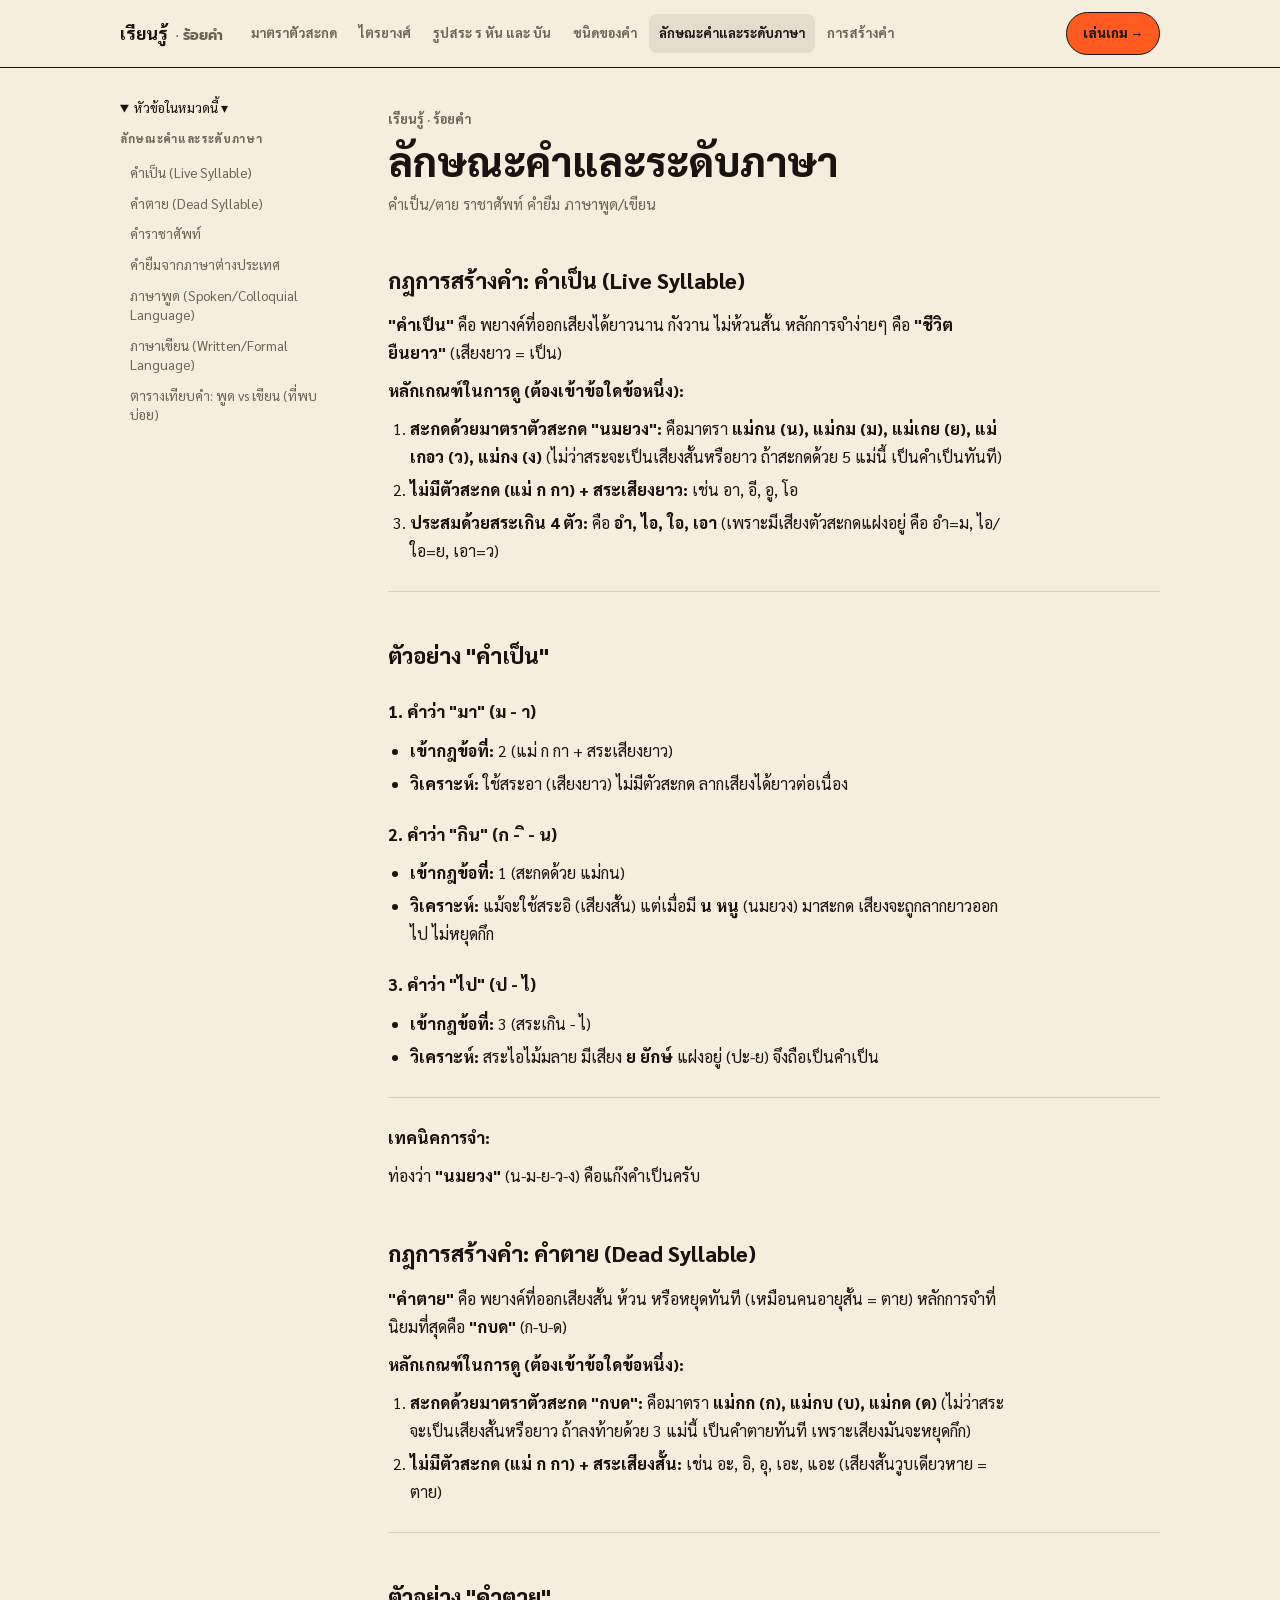
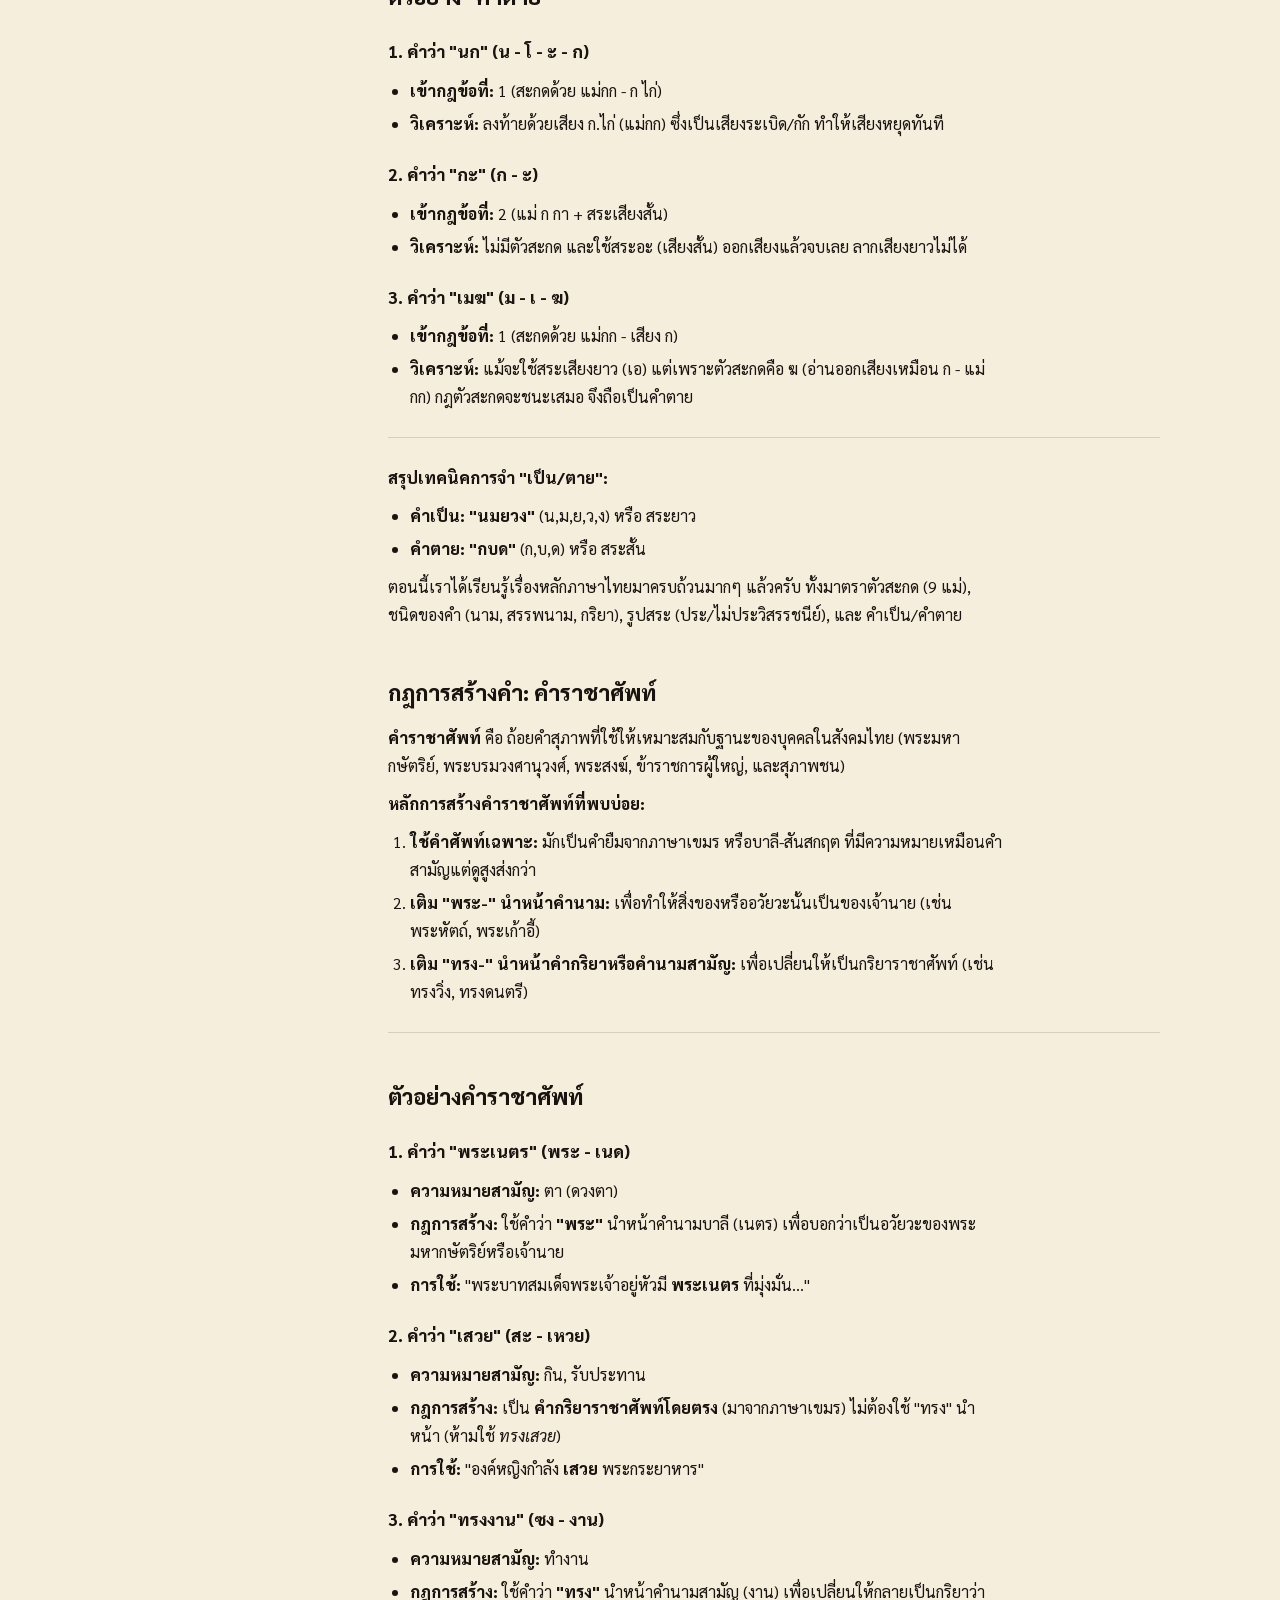
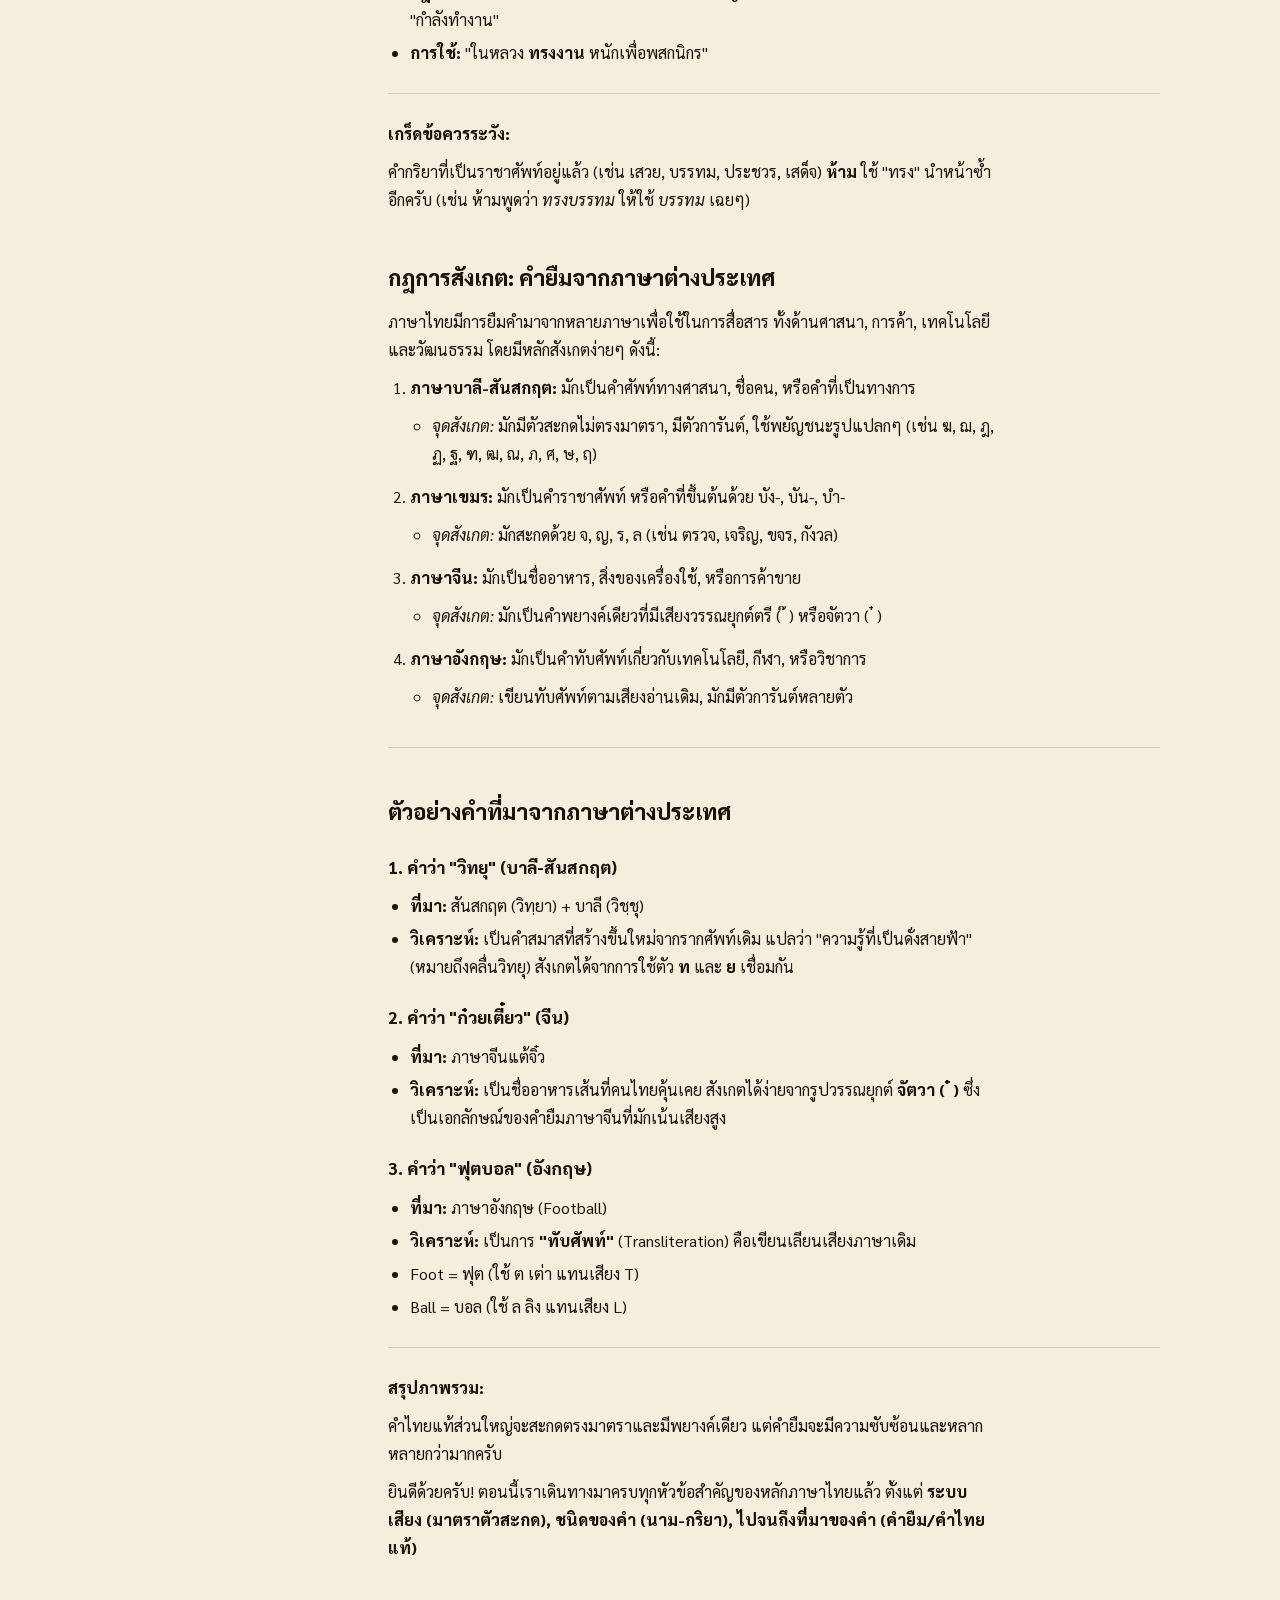
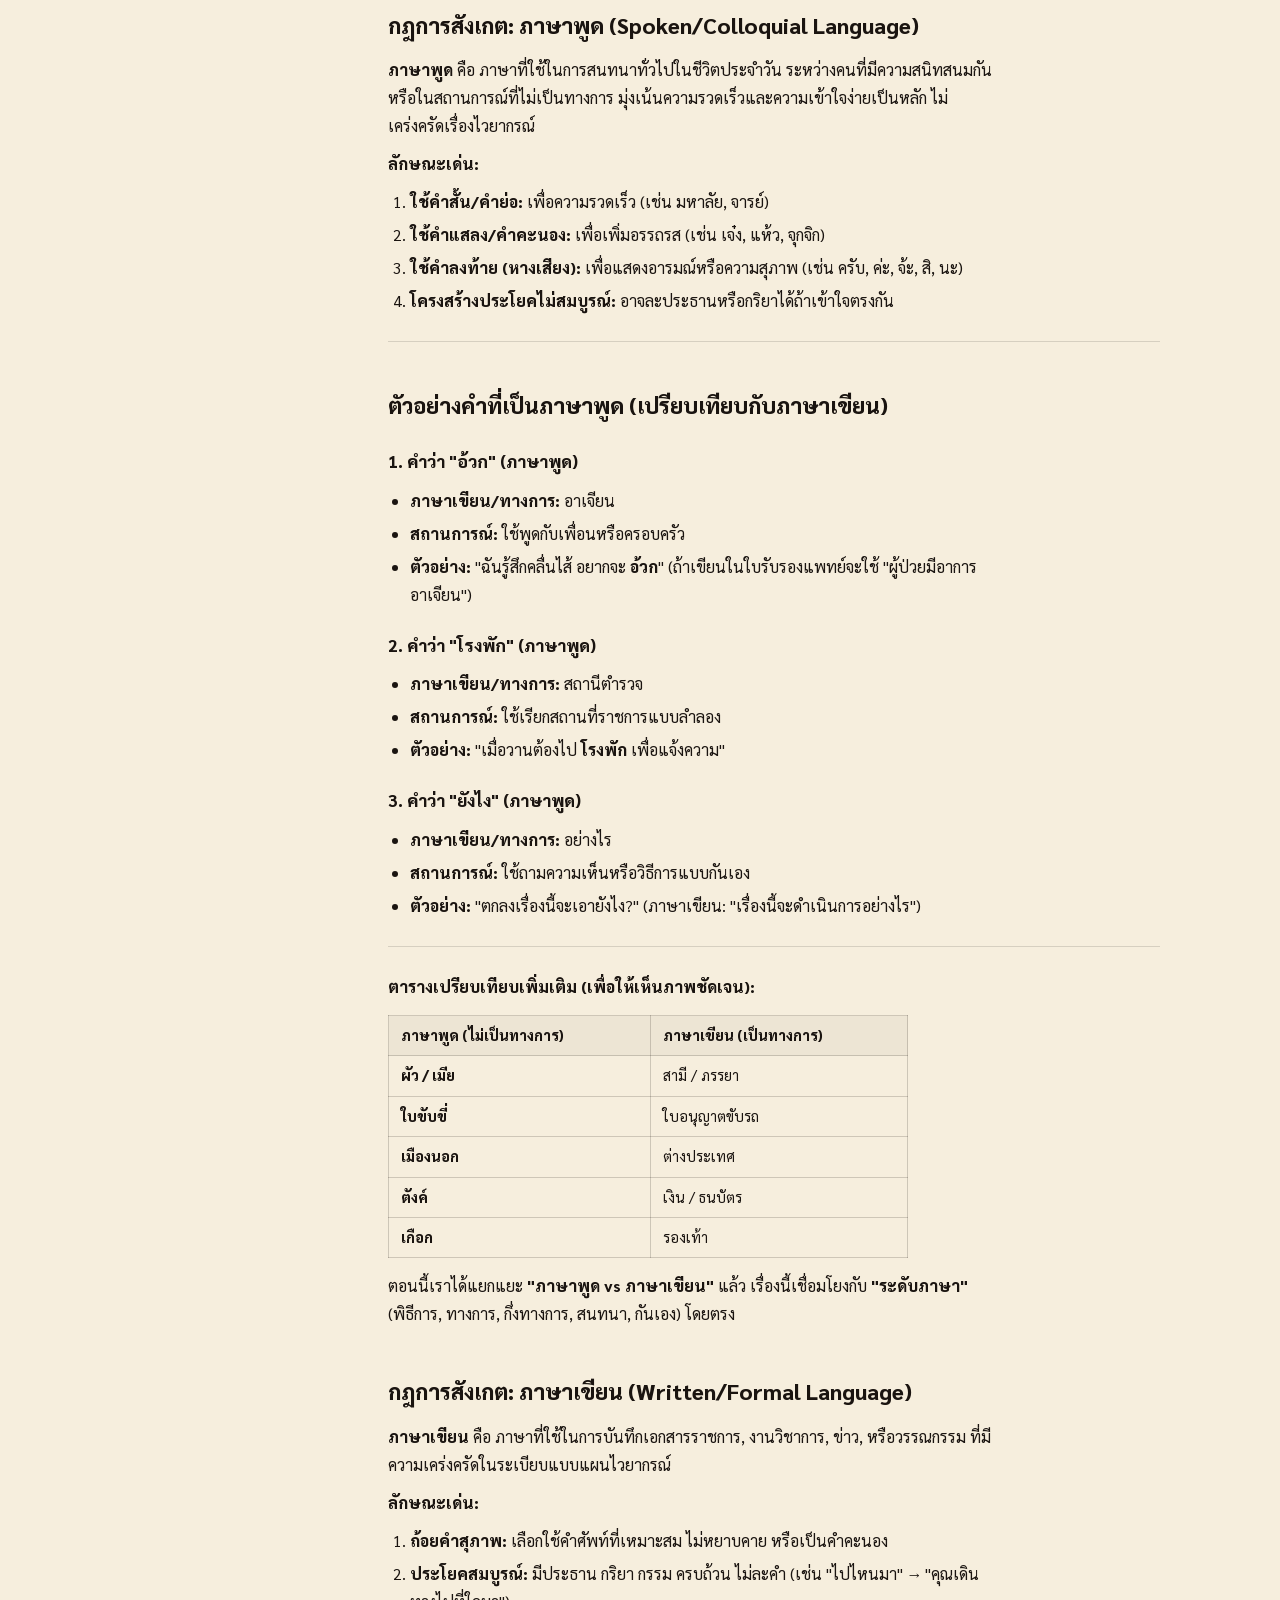
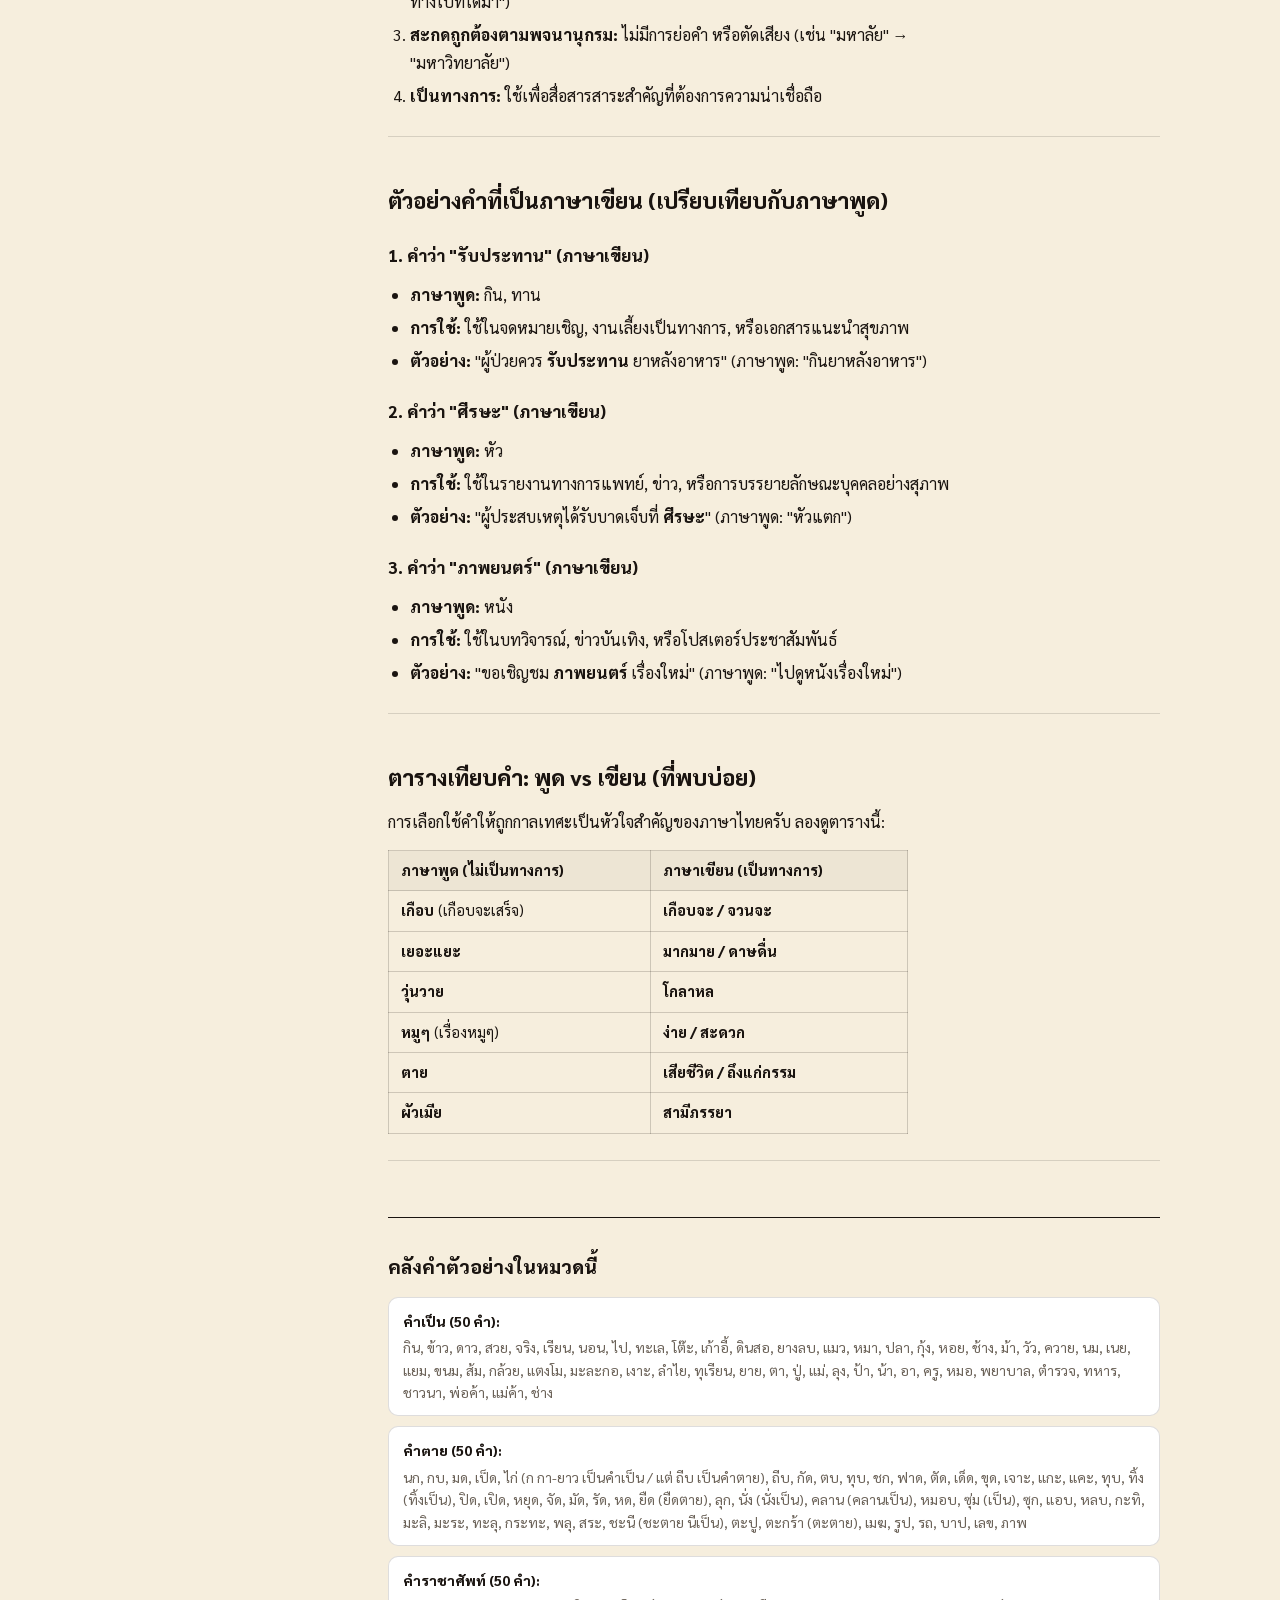
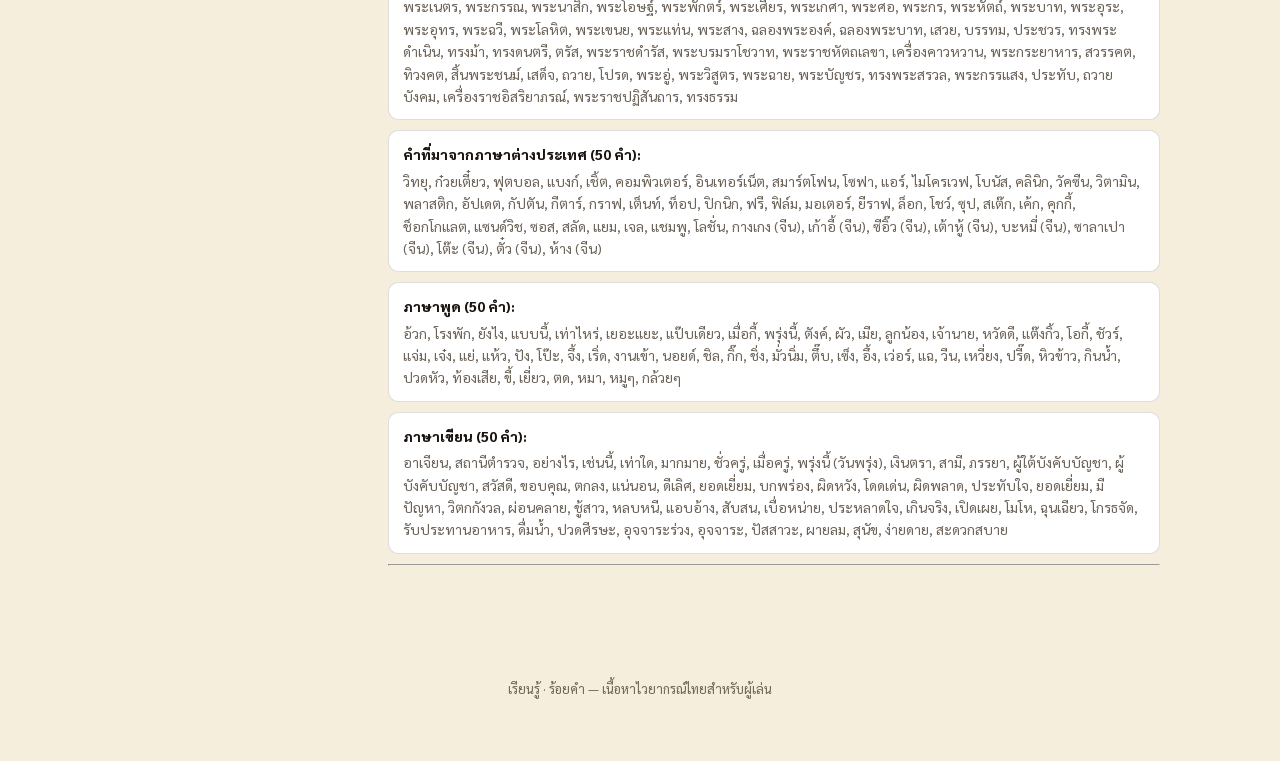
<file: learn/word-nature/index.html>
<!DOCTYPE html>
<html lang="th">
<head>
<meta charset="UTF-8">
<meta name="viewport" content="width=device-width, initial-scale=1.0">
<title>ลักษณะคำและระดับภาษา — เรียนรู้ · ร้อยคำ</title>
<meta name="description" content="คำเป็น/ตาย ราชาศัพท์ คำยืม ภาษาพูด/เขียน">
<link rel="preconnect" href="https://fonts.googleapis.com">
<link rel="preconnect" href="https://fonts.gstatic.com" crossorigin>
<link href="https://fonts.googleapis.com/css2?family=Sarabun:wght@400;500;600;700;800&family=Prompt:wght@700&display=swap" rel="stylesheet">
<link rel="stylesheet" href="../shared.css">
</head>
<body>
<div class="topbar">
  <div class="topbar-inner">
    <a class="brand" href=".."><span class="site-title">เรียนรู้</span><span class="wordmark">· ร้อยคำ</span></a>
    <nav class="topnav" id="topnav"><a href="../final-consonants/" class="">มาตราตัวสะกด</a><a href="../consonant-classes/" class="">ไตรยางศ์</a><a href="../vowel-forms/" class="">รูปสระ ร หัน และ บัน</a><a href="../parts-of-speech/" class="">ชนิดของคำ</a><a href="." class="active">ลักษณะคำและระดับภาษา</a><a href="../word-formation/" class="">การสร้างคำ</a></nav>
    <button class="nav-toggle" id="navToggle" aria-expanded="false" aria-controls="topnav">เมนู</button>
    <a class="play-link" href="../../">เล่นเกม →</a>
  </div>
</div>

<div class="page">
  <aside class="toc">
    <details class="toc-inner" open>
      <summary>หัวข้อในหมวดนี้ <span aria-hidden="true">▾</span></summary>
      <p class="toc-title" style="margin-top:10px;">ลักษณะคำและระดับภาษา</p>
      <ol><li><a href="#live-syllables">คำเป็น (Live Syllable)</a></li><li><a href="#dead-syllables">คำตาย (Dead Syllable)</a></li><li><a href="#royal-vocabulary">คำราชาศัพท์</a></li><li><a href="#loanwords">คำยืมจากภาษาต่างประเทศ</a></li><li><a href="#spoken-language">ภาษาพูด (Spoken/Colloquial Language)</a></li><li><a href="#written-language">ภาษาเขียน (Written/Formal Language)</a></li><li><a href="#spoken-vs-written-table">ตารางเทียบคำ: พูด vs เขียน (ที่พบบ่อย)</a></li></ol>
    </details>
  </aside>
  <main style="--accent:var(--ink);">
    <div class="page-head">
      <p class="eyebrow">เรียนรู้ · ร้อยคำ</p>
      <h1>ลักษณะคำและระดับภาษา</h1>
      <p>คำเป็น/ตาย ราชาศัพท์ คำยืม ภาษาพูด/เขียน</p>
      
    </div>
    <section id="live-syllables"><h2>กฎการสร้างคำ: คำเป็น (Live Syllable)</h2><p><strong>"คำเป็น"</strong> คือ พยางค์ที่ออกเสียงได้ยาวนาน กังวาน ไม่ห้วนสั้น หลักการจำง่ายๆ คือ <strong>"ชีวิตยืนยาว"</strong> (เสียงยาว = เป็น)</p><p><strong>หลักเกณฑ์ในการดู (ต้องเข้าข้อใดข้อหนึ่ง):</strong></p><ol><li><strong>สะกดด้วยมาตราตัวสะกด "นมยวง":</strong> คือมาตรา <strong>แม่กน (น), แม่กม (ม), แม่เกย (ย), แม่เกอว (ว), แม่กง (ง)</strong> (ไม่ว่าสระจะเป็นเสียงสั้นหรือยาว ถ้าสะกดด้วย 5 แม่นี้ เป็นคำเป็นทันที)</li><li><strong>ไม่มีตัวสะกด (แม่ ก กา) + สระเสียงยาว:</strong> เช่น อา, อี, อู, โอ</li><li><strong>ประสมด้วยสระเกิน 4 ตัว:</strong> คือ <strong>อำ, ไอ, ใอ, เอา</strong> (เพราะมีเสียงตัวสะกดแฝงอยู่ คือ อำ=ม, ไอ/ใอ=ย, เอา=ว)</li></ol><hr></section>
    <section id="live-syllables-examples"><h2>ตัวอย่าง "คำเป็น"</h2><h3>1. คำว่า "มา" (ม - า)</h3><ul><li><strong>เข้ากฎข้อที่:</strong> 2 (แม่ ก กา + สระเสียงยาว)</li><li><strong>วิเคราะห์:</strong> ใช้สระอา (เสียงยาว) ไม่มีตัวสะกด ลากเสียงได้ยาวต่อเนื่อง</li></ul><h3>2. คำว่า "กิน" (ก - ิ - น)</h3><ul><li><strong>เข้ากฎข้อที่:</strong> 1 (สะกดด้วย แม่กน)</li><li><strong>วิเคราะห์:</strong> แม้จะใช้สระอิ (เสียงสั้น) แต่เมื่อมี <strong>น หนู</strong> (นมยวง) มาสะกด เสียงจะถูกลากยาวออกไป ไม่หยุดกึก</li></ul><h3>3. คำว่า "ไป" (ป - ไ)</h3><ul><li><strong>เข้ากฎข้อที่:</strong> 3 (สระเกิน - ไ)</li><li><strong>วิเคราะห์:</strong> สระไอไม้มลาย มีเสียง <strong>ย ยักษ์</strong> แฝงอยู่ (ปะ-ย) จึงถือเป็นคำเป็น</li></ul><hr><p><strong>เทคนิคการจำ:</strong></p><p>ท่องว่า <strong>"นมยวง"</strong> (น-ม-ย-ว-ง) คือแก๊งคำเป็นครับ</p></section>
    <section id="dead-syllables"><h2>กฎการสร้างคำ: คำตาย (Dead Syllable)</h2><p><strong>"คำตาย"</strong> คือ พยางค์ที่ออกเสียงสั้น ห้วน หรือหยุดทันที (เหมือนคนอายุสั้น = ตาย) หลักการจำที่นิยมที่สุดคือ <strong>"กบด"</strong> (ก-บ-ด)</p><p><strong>หลักเกณฑ์ในการดู (ต้องเข้าข้อใดข้อหนึ่ง):</strong></p><ol><li><strong>สะกดด้วยมาตราตัวสะกด "กบด":</strong> คือมาตรา <strong>แม่กก (ก), แม่กบ (บ), แม่กด (ด)</strong> (ไม่ว่าสระจะเป็นเสียงสั้นหรือยาว ถ้าลงท้ายด้วย 3 แม่นี้ เป็นคำตายทันที เพราะเสียงมันจะหยุดกึก)</li><li><strong>ไม่มีตัวสะกด (แม่ ก กา) + สระเสียงสั้น:</strong> เช่น อะ, อิ, อุ, เอะ, แอะ (เสียงสั้นวูบเดียวหาย = ตาย)</li></ol><hr></section>
    <section id="dead-syllables-examples"><h2>ตัวอย่าง "คำตาย"</h2><h3>1. คำว่า "นก" (น - โ - ะ - ก)</h3><ul><li><strong>เข้ากฎข้อที่:</strong> 1 (สะกดด้วย แม่กก - ก ไก่)</li><li><strong>วิเคราะห์:</strong> ลงท้ายด้วยเสียง ก.ไก่ (แม่กก) ซึ่งเป็นเสียงระเบิด/กัก ทำให้เสียงหยุดทันที</li></ul><h3>2. คำว่า "กะ" (ก - ะ)</h3><ul><li><strong>เข้ากฎข้อที่:</strong> 2 (แม่ ก กา + สระเสียงสั้น)</li><li><strong>วิเคราะห์:</strong> ไม่มีตัวสะกด และใช้สระอะ (เสียงสั้น) ออกเสียงแล้วจบเลย ลากเสียงยาวไม่ได้</li></ul><h3>3. คำว่า "เมฆ" (ม - เ - ฆ)</h3><ul><li><strong>เข้ากฎข้อที่:</strong> 1 (สะกดด้วย แม่กก - เสียง ก)</li><li><strong>วิเคราะห์:</strong> แม้จะใช้สระเสียงยาว (เอ) แต่เพราะตัวสะกดคือ ฆ (อ่านออกเสียงเหมือน ก - แม่กก) กฎตัวสะกดจะชนะเสมอ จึงถือเป็นคำตาย</li></ul><hr><p><strong>สรุปเทคนิคการจำ "เป็น/ตาย":</strong></p><ul><li><strong>คำเป็น:</strong> <strong>"นมยวง"</strong> (น,ม,ย,ว,ง) หรือ สระยาว</li><li><strong>คำตาย:</strong> <strong>"กบด"</strong> (ก,บ,ด) หรือ สระสั้น</li></ul><p>ตอนนี้เราได้เรียนรู้เรื่องหลักภาษาไทยมาครบถ้วนมากๆ แล้วครับ ทั้งมาตราตัวสะกด (9 แม่), ชนิดของคำ (นาม, สรรพนาม, กริยา), รูปสระ (ประ/ไม่ประวิสรรชนีย์), และ คำเป็น/คำตาย</p></section>
    <section id="royal-vocabulary"><h2>กฎการสร้างคำ: คำราชาศัพท์</h2><p><strong>คำราชาศัพท์</strong> คือ ถ้อยคำสุภาพที่ใช้ให้เหมาะสมกับฐานะของบุคคลในสังคมไทย (พระมหากษัตริย์, พระบรมวงศานุวงศ์, พระสงฆ์, ข้าราชการผู้ใหญ่, และสุภาพชน)</p><p><strong>หลักการสร้างคำราชาศัพท์ที่พบบ่อย:</strong></p><ol><li><strong>ใช้คำศัพท์เฉพาะ:</strong> มักเป็นคำยืมจากภาษาเขมร หรือบาลี-สันสกฤต ที่มีความหมายเหมือนคำสามัญแต่ดูสูงส่งกว่า</li><li><strong>เติม "พระ-" นำหน้าคำนาม:</strong> เพื่อทำให้สิ่งของหรืออวัยวะนั้นเป็นของเจ้านาย (เช่น พระหัตถ์, พระเก้าอี้)</li><li><strong>เติม "ทรง-" นำหน้าคำกริยาหรือคำนามสามัญ:</strong> เพื่อเปลี่ยนให้เป็นกริยาราชาศัพท์ (เช่น ทรงวิ่ง, ทรงดนตรี)</li></ol><hr></section>
    <section id="royal-vocabulary-examples"><h2>ตัวอย่างคำราชาศัพท์</h2><h3>1. คำว่า "พระเนตร" (พระ - เนด)</h3><ul><li><strong>ความหมายสามัญ:</strong> ตา (ดวงตา)</li><li><strong>กฎการสร้าง:</strong> ใช้คำว่า <strong>"พระ"</strong> นำหน้าคำนามบาลี (เนตร) เพื่อบอกว่าเป็นอวัยวะของพระมหากษัตริย์หรือเจ้านาย</li><li><strong>การใช้:</strong> "พระบาทสมเด็จพระเจ้าอยู่หัวมี <strong>พระเนตร</strong> ที่มุ่งมั่น..."</li></ul><h3>2. คำว่า "เสวย" (สะ - เหวย)</h3><ul><li><strong>ความหมายสามัญ:</strong> กิน, รับประทาน</li><li><strong>กฎการสร้าง:</strong> เป็น <strong>คำกริยาราชาศัพท์โดยตรง</strong> (มาจากภาษาเขมร) ไม่ต้องใช้ "ทรง" นำหน้า (ห้ามใช้ <em>ทรงเสวย</em>)</li><li><strong>การใช้:</strong> "องค์หญิงกำลัง <strong>เสวย</strong> พระกระยาหาร"</li></ul><h3>3. คำว่า "ทรงงาน" (ซง - งาน)</h3><ul><li><strong>ความหมายสามัญ:</strong> ทำงาน</li><li><strong>กฎการสร้าง:</strong> ใช้คำว่า <strong>"ทรง"</strong> นำหน้าคำนามสามัญ (งาน) เพื่อเปลี่ยนให้กลายเป็นกริยาว่า "กำลังทำงาน"</li><li><strong>การใช้:</strong> "ในหลวง <strong>ทรงงาน</strong> หนักเพื่อพสกนิกร"</li></ul><hr><p><strong>เกร็ดข้อควรระวัง:</strong></p><p>คำกริยาที่เป็นราชาศัพท์อยู่แล้ว (เช่น เสวย, บรรทม, ประชวร, เสด็จ) <strong>ห้าม</strong> ใช้ "ทรง" นำหน้าซ้ำอีกครับ (เช่น ห้ามพูดว่า <em>ทรงบรรทม</em> ให้ใช้ <em>บรรทม</em> เฉยๆ)</p></section>
    <section id="loanwords"><h2>กฎการสังเกต: คำยืมจากภาษาต่างประเทศ</h2><p>ภาษาไทยมีการยืมคำมาจากหลายภาษาเพื่อใช้ในการสื่อสาร ทั้งด้านศาสนา, การค้า, เทคโนโลยี และวัฒนธรรม โดยมีหลักสังเกตง่ายๆ ดังนี้:</p><ol><li><strong>ภาษาบาลี-สันสกฤต:</strong> มักเป็นคำศัพท์ทางศาสนา, ชื่อคน, หรือคำที่เป็นทางการ<ul><li><em>จุดสังเกต:</em> มักมีตัวสะกดไม่ตรงมาตรา, มีตัวการันต์, ใช้พยัญชนะรูปแปลกๆ (เช่น ฆ, ฌ, ฎ, ฏ, ฐ, ฑ, ฒ, ณ, ภ, ศ, ษ, ฤ)</li></ul></li><li><strong>ภาษาเขมร:</strong> มักเป็นคำราชาศัพท์ หรือคำที่ขึ้นต้นด้วย บัง-, บัน-, บำ-<ul><li><em>จุดสังเกต:</em> มักสะกดด้วย จ, ญ, ร, ล (เช่น ตรวจ, เจริญ, ขจร, กังวล)</li></ul></li><li><strong>ภาษาจีน:</strong> มักเป็นชื่ออาหาร, สิ่งของเครื่องใช้, หรือการค้าขาย<ul><li><em>จุดสังเกต:</em> มักเป็นคำพยางค์เดียวที่มีเสียงวรรณยุกต์ตรี ( ๊ ) หรือจัตวา ( ๋ )</li></ul></li><li><strong>ภาษาอังกฤษ:</strong> มักเป็นคำทับศัพท์เกี่ยวกับเทคโนโลยี, กีฬา, หรือวิชาการ<ul><li><em>จุดสังเกต:</em> เขียนทับศัพท์ตามเสียงอ่านเดิม, มักมีตัวการันต์หลายตัว</li></ul></li></ol><hr></section>
    <section id="loanwords-examples"><h2>ตัวอย่างคำที่มาจากภาษาต่างประเทศ</h2><h3>1. คำว่า "วิทยุ" (บาลี-สันสกฤต)</h3><ul><li><strong>ที่มา:</strong> สันสกฤต (วิทฺยา) + บาลี (วิชฺชุ)</li><li><strong>วิเคราะห์:</strong> เป็นคำสมาสที่สร้างขึ้นใหม่จากรากศัพท์เดิม แปลว่า "ความรู้ที่เป็นดั่งสายฟ้า" (หมายถึงคลื่นวิทยุ) สังเกตได้จากการใช้ตัว <strong>ท</strong> และ <strong>ย</strong> เชื่อมกัน</li></ul><h3>2. คำว่า "ก๋วยเตี๋ยว" (จีน)</h3><ul><li><strong>ที่มา:</strong> ภาษาจีนแต้จิ๋ว</li><li><strong>วิเคราะห์:</strong> เป็นชื่ออาหารเส้นที่คนไทยคุ้นเคย สังเกตได้ง่ายจากรูปวรรณยุกต์ <strong>จัตวา ( ๋ )</strong> ซึ่งเป็นเอกลักษณ์ของคำยืมภาษาจีนที่มักเน้นเสียงสูง</li></ul><h3>3. คำว่า "ฟุตบอล" (อังกฤษ)</h3><ul><li><strong>ที่มา:</strong> ภาษาอังกฤษ (Football)</li><li><strong>วิเคราะห์:</strong> เป็นการ <strong>"ทับศัพท์"</strong> (Transliteration) คือเขียนเลียนเสียงภาษาเดิม</li><li>Foot = ฟุต (ใช้ ต เต่า แทนเสียง T)</li><li>Ball = บอล (ใช้ ล ลิง แทนเสียง L)</li></ul><hr><p><strong>สรุปภาพรวม:</strong></p><p>คำไทยแท้ส่วนใหญ่จะสะกดตรงมาตราและมีพยางค์เดียว แต่คำยืมจะมีความซับซ้อนและหลากหลายกว่ามากครับ</p><p>ยินดีด้วยครับ! ตอนนี้เราเดินทางมาครบทุกหัวข้อสำคัญของหลักภาษาไทยแล้ว ตั้งแต่ <strong>ระบบเสียง (มาตราตัวสะกด), ชนิดของคำ (นาม-กริยา), ไปจนถึงที่มาของคำ (คำยืม/คำไทยแท้)</strong></p></section>
    <section id="spoken-language"><h2>กฎการสังเกต: ภาษาพูด (Spoken/Colloquial Language)</h2><p><strong>ภาษาพูด</strong> คือ ภาษาที่ใช้ในการสนทนาทั่วไปในชีวิตประจำวัน ระหว่างคนที่มีความสนิทสนมกัน หรือในสถานการณ์ที่ไม่เป็นทางการ มุ่งเน้นความรวดเร็วและความเข้าใจง่ายเป็นหลัก ไม่เคร่งครัดเรื่องไวยากรณ์</p><p><strong>ลักษณะเด่น:</strong></p><ol><li><strong>ใช้คำสั้น/คำย่อ:</strong> เพื่อความรวดเร็ว (เช่น มหาลัย, จารย์)</li><li><strong>ใช้คำแสลง/คำคะนอง:</strong> เพื่อเพิ่มอรรถรส (เช่น เจ๋ง, แห้ว, จุกจิก)</li><li><strong>ใช้คำลงท้าย (หางเสียง):</strong> เพื่อแสดงอารมณ์หรือความสุภาพ (เช่น ครับ, ค่ะ, จ้ะ, สิ, นะ)</li><li><strong>โครงสร้างประโยคไม่สมบูรณ์:</strong> อาจละประธานหรือกริยาได้ถ้าเข้าใจตรงกัน</li></ol><hr></section>
    <section id="spoken-language-examples"><h2>ตัวอย่างคำที่เป็นภาษาพูด (เปรียบเทียบกับภาษาเขียน)</h2><h3>1. คำว่า "อ้วก" (ภาษาพูด)</h3><ul><li><strong>ภาษาเขียน/ทางการ:</strong> อาเจียน</li><li><strong>สถานการณ์:</strong> ใช้พูดกับเพื่อนหรือครอบครัว</li><li><strong>ตัวอย่าง:</strong> "ฉันรู้สึกคลื่นไส้ อยากจะ <strong>อ้วก</strong>" (ถ้าเขียนในใบรับรองแพทย์จะใช้ "ผู้ป่วยมีอาการอาเจียน")</li></ul><h3>2. คำว่า "โรงพัก" (ภาษาพูด)</h3><ul><li><strong>ภาษาเขียน/ทางการ:</strong> สถานีตำรวจ</li><li><strong>สถานการณ์:</strong> ใช้เรียกสถานที่ราชการแบบลำลอง</li><li><strong>ตัวอย่าง:</strong> "เมื่อวานต้องไป <strong>โรงพัก</strong> เพื่อแจ้งความ"</li></ul><h3>3. คำว่า "ยังไง" (ภาษาพูด)</h3><ul><li><strong>ภาษาเขียน/ทางการ:</strong> อย่างไร</li><li><strong>สถานการณ์:</strong> ใช้ถามความเห็นหรือวิธีการแบบกันเอง</li><li><strong>ตัวอย่าง:</strong> "ตกลงเรื่องนี้จะเอายังไง?" (ภาษาเขียน: "เรื่องนี้จะดำเนินการอย่างไร")</li></ul><hr><p><strong>ตารางเปรียบเทียบเพิ่มเติม (เพื่อให้เห็นภาพชัดเจน):</strong></p><table><tbody><tr><td>ภาษาพูด (ไม่เป็นทางการ)</td><td>ภาษาเขียน (เป็นทางการ)</td></tr><tr><td><strong>ผัว / เมีย</strong></td><td>สามี / ภรรยา</td></tr><tr><td><strong>ใบขับขี่</strong></td><td>ใบอนุญาตขับรถ</td></tr><tr><td><strong>เมืองนอก</strong></td><td>ต่างประเทศ</td></tr><tr><td><strong>ตังค์</strong></td><td>เงิน / ธนบัตร</td></tr><tr><td><strong>เกือก</strong></td><td>รองเท้า</td></tr></tbody></table><p>ตอนนี้เราได้แยกแยะ <strong>"ภาษาพูด vs ภาษาเขียน"</strong> แล้ว เรื่องนี้เชื่อมโยงกับ <strong>"ระดับภาษา"</strong> (พิธีการ, ทางการ, กึ่งทางการ, สนทนา, กันเอง) โดยตรง</p></section>
    <section id="written-language"><h2>กฎการสังเกต: ภาษาเขียน (Written/Formal Language)</h2><p><strong>ภาษาเขียน</strong> คือ ภาษาที่ใช้ในการบันทึกเอกสารราชการ, งานวิชาการ, ข่าว, หรือวรรณกรรม ที่มีความเคร่งครัดในระเบียบแบบแผนไวยากรณ์</p><p><strong>ลักษณะเด่น:</strong></p><ol><li><strong>ถ้อยคำสุภาพ:</strong> เลือกใช้คำศัพท์ที่เหมาะสม ไม่หยาบคาย หรือเป็นคำคะนอง</li><li><strong>ประโยคสมบูรณ์:</strong> มีประธาน กริยา กรรม ครบถ้วน ไม่ละคำ (เช่น "ไปไหนมา" → "คุณเดินทางไปที่ใดมา")</li><li><strong>สะกดถูกต้องตามพจนานุกรม:</strong> ไม่มีการย่อคำ หรือตัดเสียง (เช่น "มหาลัย" → "มหาวิทยาลัย")</li><li><strong>เป็นทางการ:</strong> ใช้เพื่อสื่อสารสาระสำคัญที่ต้องการความน่าเชื่อถือ</li></ol><hr></section>
    <section id="written-language-examples"><h2>ตัวอย่างคำที่เป็นภาษาเขียน (เปรียบเทียบกับภาษาพูด)</h2><h3>1. คำว่า "รับประทาน" (ภาษาเขียน)</h3><ul><li><strong>ภาษาพูด:</strong> กิน, ทาน</li><li><strong>การใช้:</strong> ใช้ในจดหมายเชิญ, งานเลี้ยงเป็นทางการ, หรือเอกสารแนะนำสุขภาพ</li><li><strong>ตัวอย่าง:</strong> "ผู้ป่วยควร <strong>รับประทาน</strong> ยาหลังอาหาร" (ภาษาพูด: "กินยาหลังอาหาร")</li></ul><h3>2. คำว่า "ศีรษะ" (ภาษาเขียน)</h3><ul><li><strong>ภาษาพูด:</strong> หัว</li><li><strong>การใช้:</strong> ใช้ในรายงานทางการแพทย์, ข่าว, หรือการบรรยายลักษณะบุคคลอย่างสุภาพ</li><li><strong>ตัวอย่าง:</strong> "ผู้ประสบเหตุได้รับบาดเจ็บที่ <strong>ศีรษะ</strong>" (ภาษาพูด: "หัวแตก")</li></ul><h3>3. คำว่า "ภาพยนตร์" (ภาษาเขียน)</h3><ul><li><strong>ภาษาพูด:</strong> หนัง</li><li><strong>การใช้:</strong> ใช้ในบทวิจารณ์, ข่าวบันเทิง, หรือโปสเตอร์ประชาสัมพันธ์</li><li><strong>ตัวอย่าง:</strong> "ขอเชิญชม <strong>ภาพยนตร์</strong> เรื่องใหม่" (ภาษาพูด: "ไปดูหนังเรื่องใหม่")</li></ul><hr></section>
    <section id="spoken-vs-written-table"><h2>ตารางเทียบคำ: พูด vs เขียน (ที่พบบ่อย)</h2><p>การเลือกใช้คำให้ถูกกาลเทศะเป็นหัวใจสำคัญของภาษาไทยครับ ลองดูตารางนี้:</p><table><tbody><tr><td>ภาษาพูด (ไม่เป็นทางการ)</td><td>ภาษาเขียน (เป็นทางการ)</td></tr><tr><td><strong>เกือบ</strong> (เกือบจะเสร็จ)</td><td><strong>เกือบจะ / จวนจะ</strong></td></tr><tr><td><strong>เยอะแยะ</strong></td><td><strong>มากมาย / ดาษดื่น</strong></td></tr><tr><td><strong>วุ่นวาย</strong></td><td><strong>โกลาหล</strong></td></tr><tr><td><strong>หมูๆ</strong> (เรื่องหมูๆ)</td><td><strong>ง่าย / สะดวก</strong></td></tr><tr><td><strong>ตาย</strong></td><td><strong>เสียชีวิต / ถึงแก่กรรม</strong></td></tr><tr><td><strong>ผัวเมีย</strong></td><td><strong>สามีภรรยา</strong></td></tr></tbody></table><hr></section>
    <div class="wordbank"><h2>คลังคำตัวอย่างในหมวดนี้</h2><ul><li><strong>คำเป็น (50 คำ):</strong> กิน, ข้าว, ดาว, สวย, จริง, เรียน, นอน, ไป, ทะเล, โต๊ะ, เก้าอี้, ดินสอ, ยางลบ, แมว, หมา, ปลา, กุ้ง, หอย, ช้าง, ม้า, วัว, ควาย, นม, เนย, แยม, ขนม, ส้ม, กล้วย, แตงโม, มะละกอ, เงาะ, ลำไย, ทุเรียน, ยาย, ตา, ปู่, แม่, ลุง, ป้า, น้า, อา, ครู, หมอ, พยาบาล, ตำรวจ, ทหาร, ชาวนา, พ่อค้า, แม่ค้า, ช่าง</li><li><strong>คำตาย (50 คำ):</strong> นก, กบ, มด, เป็ด, ไก่ (ก กา-ยาว เป็นคำเป็น / แต่ ถีบ เป็นคำตาย), ถีบ, กัด, ตบ, ทุบ, ชก, ฟาด, ตัด, เด็ด, ขุด, เจาะ, แกะ, แคะ, ทุบ, ทิ้ง (ทิ้งเป็น), ปิด, เปิด, หยุด, จัด, มัด, รัด, หด, ยืด (ยืดตาย), ลุก, นั่ง (นั่งเป็น), คลาน (คลานเป็น), หมอบ, ซุ่ม (เป็น), ซุก, แอบ, หลบ, กะทิ, มะลิ, มะระ, ทะลุ, กระทะ, พลุ, สระ, ชะนี (ชะตาย นีเป็น), ตะปู, ตะกร้า (ตะตาย), เมฆ, รูป, รถ, บาป, เลข, ภาพ</li><li><strong>คำราชาศัพท์ (50 คำ):</strong> พระเนตร, พระกรรณ, พระนาสิก, พระโอษฐ์, พระพักตร์, พระเศียร, พระเกศา, พระศอ, พระกร, พระหัตถ์, พระบาท, พระอุระ, พระอุทร, พระฉวี, พระโลหิต, พระเขนย, พระแท่น, พระสาง, ฉลองพระองค์, ฉลองพระบาท, เสวย, บรรทม, ประชวร, ทรงพระดำเนิน, ทรงม้า, ทรงดนตรี, ตรัส, พระราชดำรัส, พระบรมราโชวาท, พระราชหัตถเลขา, เครื่องคาวหวาน, พระกระยาหาร, สวรรคต, ทิวงคต, สิ้นพระชนม์, เสด็จ, ถวาย, โปรด, พระอู่, พระวิสูตร, พระฉาย, พระบัญชร, ทรงพระสรวล, พระกรรแสง, ประทับ, ถวายบังคม, เครื่องราชอิสริยาภรณ์, พระราชปฏิสันถาร, ทรงธรรม</li><li><strong>คำที่มาจากภาษาต่างประเทศ (50 คำ):</strong> วิทยุ, ก๋วยเตี๋ยว, ฟุตบอล, แบงก์, เชิ้ต, คอมพิวเตอร์, อินเทอร์เน็ต, สมาร์ตโฟน, โซฟา, แอร์, ไมโครเวฟ, โบนัส, คลินิก, วัคซีน, วิตามิน, พลาสติก, อัปเดต, กัปตัน, กีตาร์, กราฟ, เต็นท์, ท็อป, ปิกนิก, ฟรี, ฟิล์ม, มอเตอร์, ยีราฟ, ล็อก, โชว์, ซุป, สเต๊ก, เค้ก, คุกกี้, ช็อกโกแลต, แซนด์วิช, ซอส, สลัด, แยม, เจล, แชมพู, โลชั่น, กางเกง (จีน), เก้าอี้ (จีน), ซีอิ๊ว (จีน), เต้าหู้ (จีน), บะหมี่ (จีน), ซาลาเปา (จีน), โต๊ะ (จีน), ตั๋ว (จีน), ห้าง (จีน)</li><li><strong>ภาษาพูด (50 คำ):</strong> อ้วก, โรงพัก, ยังไง, แบบนี้, เท่าไหร่, เยอะแยะ, แป๊บเดียว, เมื่อกี้, พรุ่งนี้, ตังค์, ผัว, เมีย, ลูกน้อง, เจ้านาย, หวัดดี, แต๊งกิ้ว, โอกี้, ชัวร์, แจ่ม, เจ๋ง, แย่, แห้ว, ปัง, โป๊ะ, จึ้ง, เริ่ด, งานเข้า, นอยด์, ชิล, กิ๊ก, ชิ่ง, มั่วนิ่ม, ตึ๊บ, เซ็ง, อึ้ง, เว่อร์, แฉ, วีน, เหวี่ยง, ปรี๊ด, หิวข้าว, กินน้ำ, ปวดหัว, ท้องเสีย, ขี้, เยี่ยว, ตด, หมา, หมูๆ, กล้วยๆ</li><li><strong>ภาษาเขียน (50 คำ):</strong> อาเจียน, สถานีตำรวจ, อย่างไร, เช่นนี้, เท่าใด, มากมาย, ชั่วครู่, เมื่อครู่, พรุ่งนี้ (วันพรุ่ง), เงินตรา, สามี, ภรรยา, ผู้ใต้บังคับบัญชา, ผู้บังคับบัญชา, สวัสดี, ขอบคุณ, ตกลง, แน่นอน, ดีเลิศ, ยอดเยี่ยม, บกพร่อง, ผิดหวัง, โดดเด่น, ผิดพลาด, ประทับใจ, ยอดเยี่ยม, มีปัญหา, วิตกกังวล, ผ่อนคลาย, ชู้สาว, หลบหนี, แอบอ้าง, สับสน, เบื่อหน่าย, ประหลาดใจ, เกินจริง, เปิดเผย, โมโห, ฉุนเฉียว, โกรธจัด, รับประทานอาหาร, ดื่มน้ำ, ปวดศีรษะ, อุจจาระร่วง, อุจจาระ, ปัสสาวะ, ผายลม, สุนัข, ง่ายดาย, สะดวกสบาย</li></ul><hr></div>
  </main>
</div>
<footer>เรียนรู้ · ร้อยคำ — เนื้อหาไวยากรณ์ไทยสำหรับผู้เล่น</footer>
<script>
document.getElementById('navToggle').addEventListener('click',function(){
  var n=document.getElementById('topnav'); var open=n.classList.toggle('open');
  this.setAttribute('aria-expanded',open);
});
</script>
</body>
</html>
</file>
<file: learn/shared.css>
:root{
  --ink:#1A1410; --paper:#F6EEDD; --surface:#FFFFFF;
  --orange:#FF5A1F; --blue:#2D7FF9; --pink:#FF8FAB; --yellow:#FFC83D;
  --mute:#6b6258; --mute2:#6f6457;
  --accent: var(--ink);
  --bd:1.5px;
}
*,*::before,*::after{box-sizing:border-box;margin:0;padding:0;}
html{-webkit-text-size-adjust:100%;}
body{
  font-family:'Sarabun','Tahoma',sans-serif; background:var(--paper); color:var(--ink);
  font-size:16px; line-height:1.75; -webkit-font-smoothing:antialiased;
}
a{color:var(--ink);}
.wordmark{font-family:'Prompt',sans-serif;font-weight:700;}
img,svg{display:block;max-width:100%;}

/* ── Top nav ── */
.topbar{position:sticky;top:0;z-index:20;background:var(--paper);border-bottom:var(--bd) solid var(--ink);}
.topbar-inner{max-width:1080px;margin:0 auto;padding:12px 20px;display:flex;align-items:center;gap:18px;}
.brand{display:flex;align-items:baseline;gap:8px;flex-shrink:0;text-decoration:none;color:var(--ink);}
.brand .site-title{font-weight:800;font-size:17px;}
.brand .wordmark{font-size:14px;color:var(--mute);}
.topnav{display:flex;gap:2px;flex-wrap:wrap;flex:1;}
.topnav a{font-size:13px;font-weight:700;color:var(--mute);text-decoration:none;padding:8px 10px;border-radius:8px;white-space:nowrap;}
.topnav a:hover{color:var(--ink);background:rgba(26,20,16,.05);}
.topnav a.active{color:var(--ink);background:rgba(26,20,16,.08);}
.play-link{margin-left:auto;flex-shrink:0;font-weight:800;font-size:13px;color:var(--ink);background:var(--orange);
  padding:9px 16px;border-radius:99px;text-decoration:none;border:var(--bd) solid var(--ink);}
.nav-toggle{display:none;}
@media (max-width:820px){
  .topnav{display:none;width:100%;order:3;flex-direction:column;gap:0;padding-top:10px;border-top:1px solid rgba(26,20,16,.12);margin-top:10px;}
  .topnav.open{display:flex;}
  .topnav a{padding:11px 4px;}
  .topbar-inner{flex-wrap:wrap;}
  .nav-toggle{display:block;margin-left:auto;background:none;border:var(--bd) solid var(--ink);border-radius:8px;
    padding:7px 12px;font:700 13px 'Sarabun';color:var(--ink);}
  .play-link{order:2;}
}

/* ── Layout ── */
.page{max-width:1080px;margin:0 auto;padding:0 20px;display:grid;grid-template-columns:220px minmax(0,1fr);gap:48px;}
@media (max-width:820px){ .page{grid-template-columns:1fr;} }

.toc{position:sticky;top:64px;align-self:start;padding:28px 0;font-size:13.5px;}
.toc-title{font-weight:800;font-size:11px;letter-spacing:.06em;color:var(--mute2);text-transform:uppercase;margin-bottom:10px;}
.toc ol{list-style:none;display:flex;flex-direction:column;gap:2px;}
.toc a{display:block;color:var(--mute);text-decoration:none;padding:5px 10px;border-radius:6px;line-height:1.4;}
.toc a:hover{color:var(--ink);background:rgba(26,20,16,.05);}
@media (max-width:820px){
  .toc{position:static;padding:18px 0 0;}
  .toc-inner{border:var(--bd) solid var(--ink);border-radius:12px;padding:4px 14px;}
  .toc ol{max-height:0;overflow:hidden;transition:max-height 220ms ease;}
  .toc-inner[open] ol{max-height:2000px;}
  .toc-inner summary{padding:12px 0;font-weight:800;cursor:pointer;list-style:none;display:flex;align-items:center;justify-content:space-between;}
  .toc-inner summary::-webkit-details-marker{display:none;}
}

main{min-width:0;padding:32px 0 80px;}
.page-head{margin-bottom:8px;}
.page-head .eyebrow{font-size:13px;font-weight:700;color:var(--mute);margin-bottom:6px;}
.page-head h1{font-size:clamp(28px,4vw,40px);font-weight:800;line-height:1.15;text-wrap:balance;}
.page-head p{color:var(--mute);font-size:15px;margin-top:8px;max-width:60ch;}
.mode-badge{display:inline-flex;align-items:center;gap:6px;margin-top:14px;font-weight:800;font-size:12.5px;
  color:var(--ink);background:var(--accent);padding:7px 14px;border-radius:99px;border:1.5px solid var(--ink);}

section{margin-top:44px;scroll-margin-top:76px;}
section h2{font-size:22px;font-weight:800;margin-bottom:12px;}
section h3{font-size:17px;font-weight:800;margin:22px 0 8px;}
section p{margin:10px 0;max-width:68ch;}
section ul,section ol{margin:10px 0 10px 22px;display:flex;flex-direction:column;gap:5px;}
section li{max-width:66ch;}
section strong{font-weight:800;}
section hr{border:none;border-top:1px solid rgba(26,20,16,.14);margin:26px 0;}
section table{border-collapse:collapse;margin:14px 0;font-size:14.5px;width:100%;max-width:520px;}
section table td{border:1px solid rgba(26,20,16,.18);padding:7px 12px;}
section table tr:first-child td{font-weight:800;background:rgba(26,20,16,.04);}

.wordbank{margin-top:56px;padding-top:32px;border-top:var(--bd) solid var(--ink);}
.wordbank h2{font-size:19px;font-weight:800;margin-bottom:14px;}
.wordbank ul{margin-left:0;list-style:none;}
.wordbank li strong{display:block;font-weight:800;margin-bottom:4px;color:var(--ink);}
.wordbank li{background:var(--surface);border:1px solid rgba(26,20,16,.14);border-radius:10px;padding:12px 14px;margin-bottom:10px;font-size:14px;color:var(--mute);line-height:1.6;}

.celebrate{background:var(--surface);border:var(--bd) solid var(--ink);border-radius:16px;padding:26px 24px;}
.celebrate-eyebrow{font-weight:800;font-size:12px;letter-spacing:.08em;color:var(--ink);margin-bottom:6px;}
.celebrate h2{color:var(--ink);}

footer{max-width:1080px;margin:0 auto;padding:32px 20px 60px;color:var(--mute2);font-size:13px;text-align:center;}

.index-grid{display:grid;grid-template-columns:repeat(auto-fit,minmax(260px,1fr));gap:16px;margin-top:28px;}
.index-card{display:block;background:var(--surface);border:var(--bd) solid var(--ink);border-radius:14px;padding:20px;text-decoration:none;color:var(--ink);}
.index-card h2{font-size:18px;font-weight:800;margin-bottom:6px;}
.index-card p{color:var(--mute);font-size:13.5px;line-height:1.6;}
</file>
